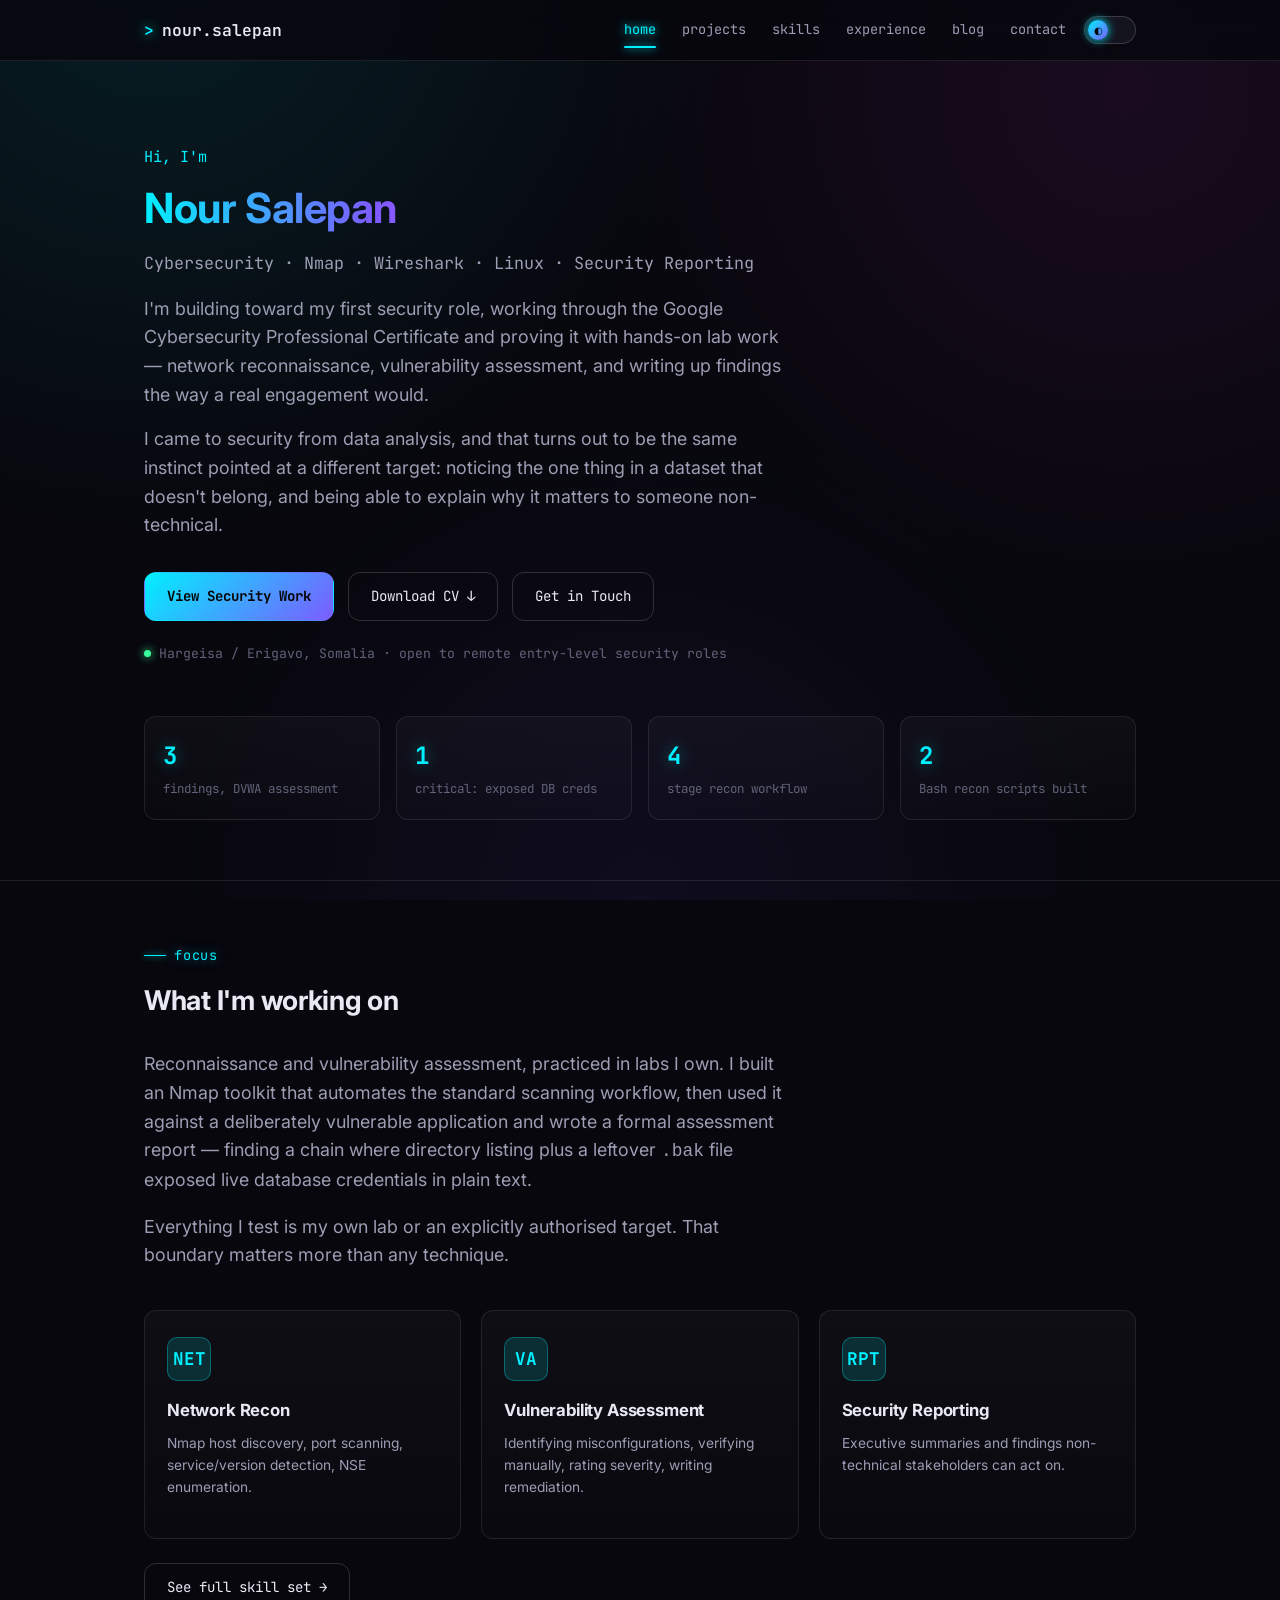
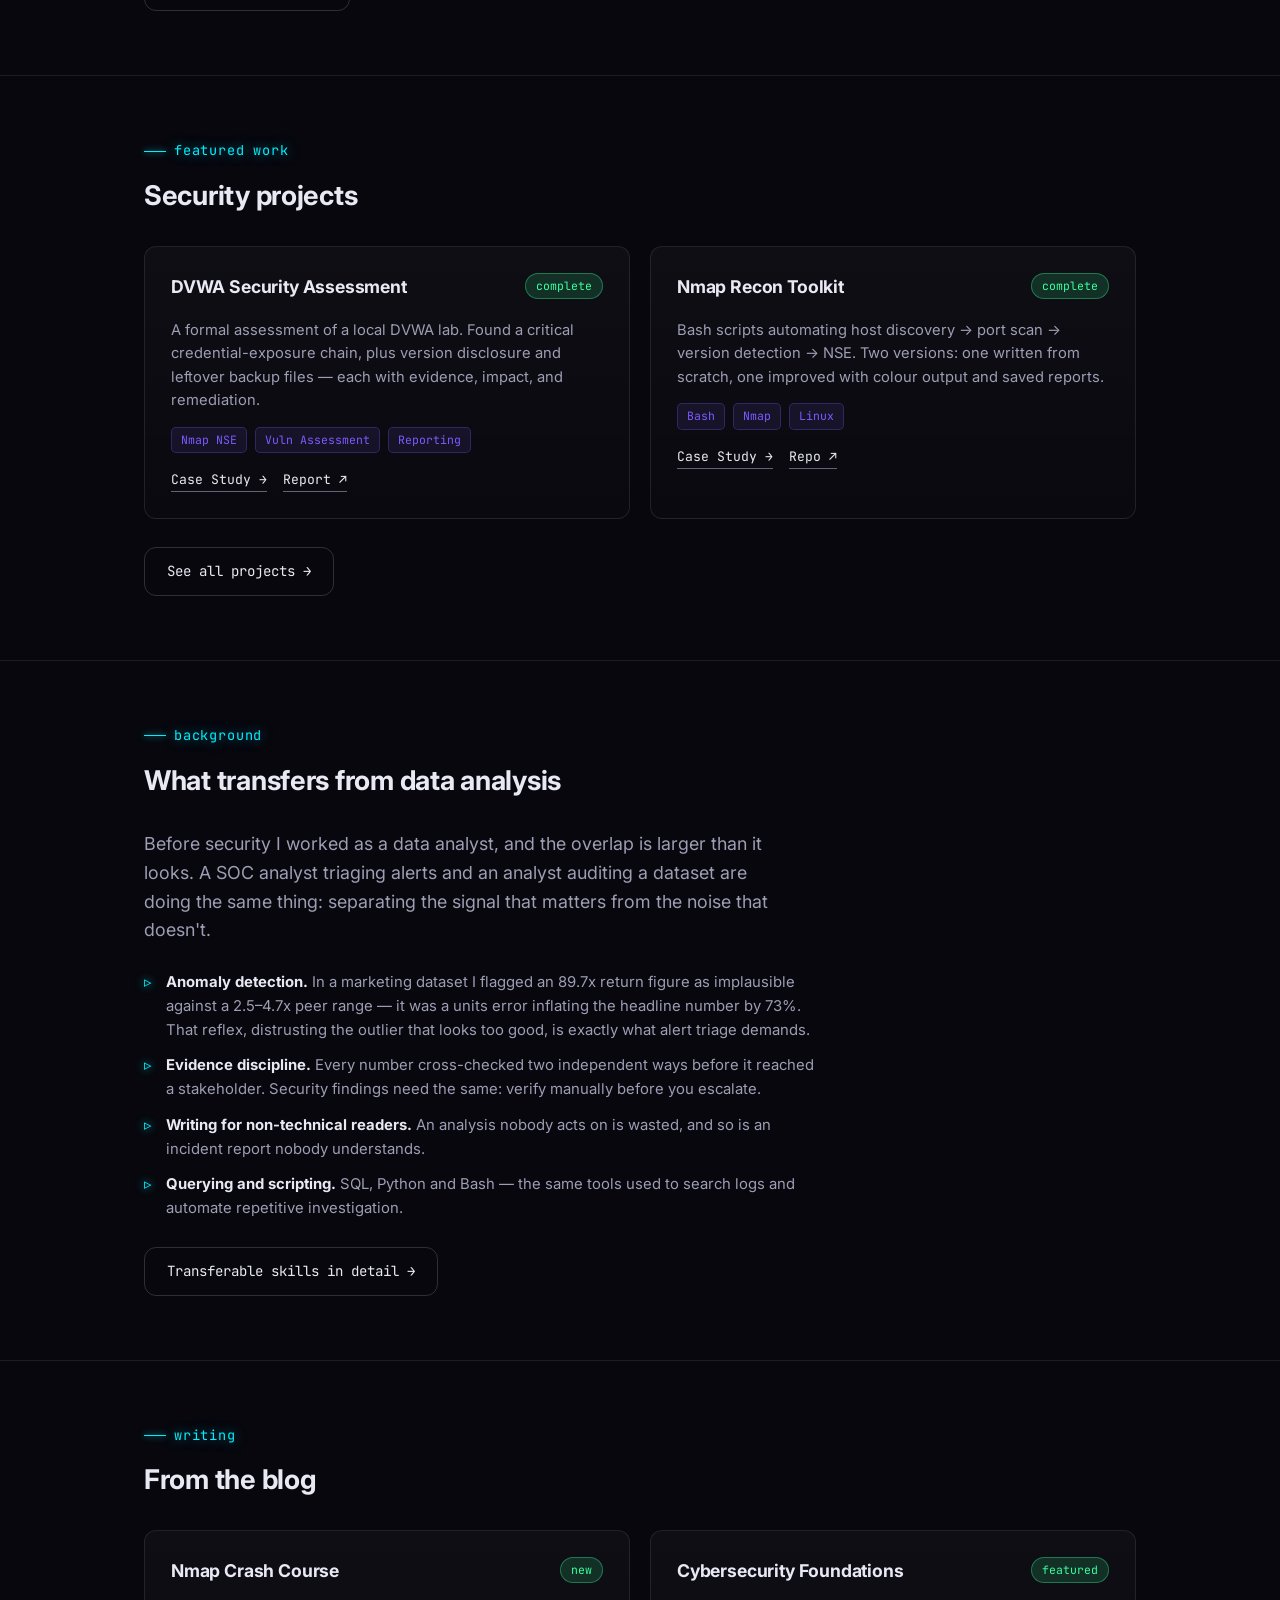
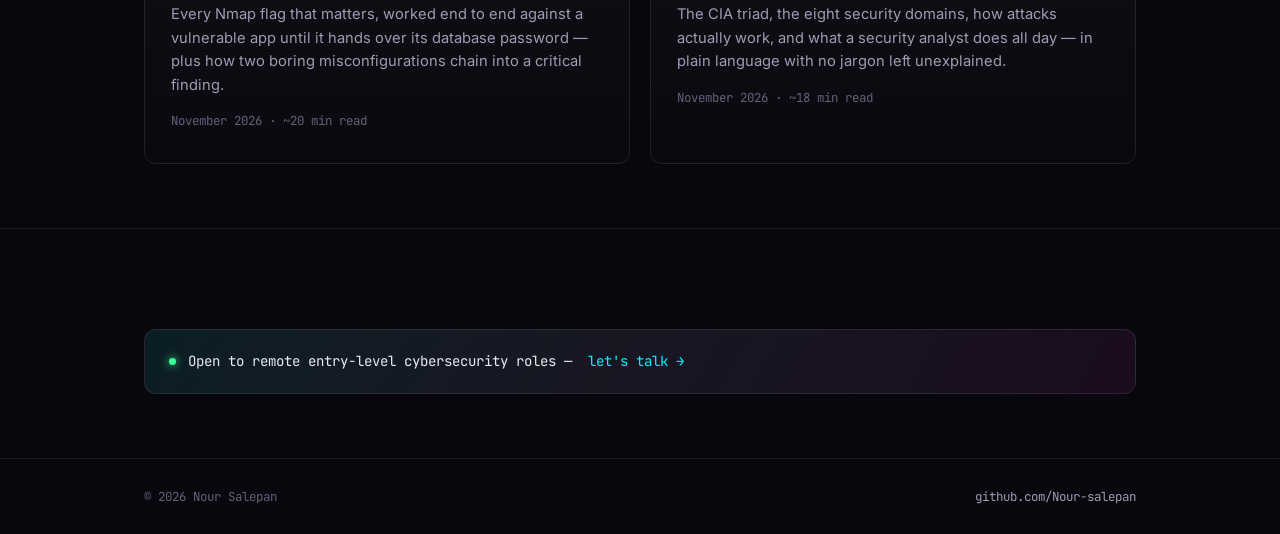
<file: index.html>
<!DOCTYPE html>
<html lang="en">
<head>
<meta charset="UTF-8">
<meta name="viewport" content="width=device-width, initial-scale=1.0">
<title>Nour Salepan — Cybersecurity</title>
<meta name="description" content="Nour Salepan — cybersecurity analyst in training. Nmap, Wireshark, Linux, vulnerability assessment and security reporting, with an analytics background.">
<script>(function(){var t=localStorage.getItem('theme');if(t)document.documentElement.setAttribute('data-theme',t);})();</script>
<link rel="preconnect" href="https://fonts.googleapis.com">
<link href="https://fonts.googleapis.com/css2?family=Inter:wght@400;500;600;700;800&family=JetBrains+Mono:wght@400;500;600;700&display=swap" rel="stylesheet">
<link rel="stylesheet" href="styles.css">
</head>
<body>

<header>
  <div class="nav-wrap">
    <a href="index.html" class="logo"><span class="prompt">&gt;</span> nour.salepan</a>
    <button class="nav-toggle" id="navToggle" aria-label="Toggle menu">menu</button>
    <nav>
      <ul id="navList">
        <li><a href="index.html" class="active">home</a></li>
        <li><a href="projects.html">projects</a></li>
        <li><a href="skills.html">skills</a></li>
        <li><a href="experience.html">experience</a></li>
        <li><a href="blog.html">blog</a></li>
        <li><a href="contact.html">contact</a></li>
      </ul>
      <button class="theme-toggle" id="themeToggle" aria-label="Toggle theme"><span class="knob">◐</span></button>
    </nav>
  </div>
</header>

<main>
  <section class="hero">
    <div class="container">
      <div class="tag fade-in">Hi, I'm</div>
      <h1 class="fade-in"><span class="gradient-text">Nour Salepan</span></h1>
      <div class="tag fade-in" style="margin-bottom: 18px; color: var(--text-dim); font-size: 1.05rem;">
        Cybersecurity · Nmap · Wireshark · Linux · Security Reporting
      </div>
      <p class="lead fade-in">
        I'm building toward my first security role, working through the Google Cybersecurity
        Professional Certificate and proving it with hands-on lab work — network reconnaissance,
        vulnerability assessment, and writing up findings the way a real engagement would.
      </p>
      <p class="lead fade-in" style="margin-top: 16px;">
        I came to security from data analysis, and that turns out to be the same instinct
        pointed at a different target: noticing the one thing in a dataset that doesn't belong,
        and being able to explain why it matters to someone non-technical.
      </p>
      <div class="btn-row fade-in">
        <a href="projects.html" class="btn btn-primary">View Security Work</a>
        <a href="Nour_Salepan_CV_Cybersecurity.pdf" target="_blank" rel="noopener" class="btn btn-outline">Download CV ↓</a>
        <a href="contact.html" class="btn btn-outline">Get in Touch</a>
      </div>
      <div class="location fade-in">
        <span class="dot-live"></span>
        Hargeisa / Erigavo, Somalia · open to remote entry-level security roles
      </div>

      <div class="stat-grid">
        <div class="stat-card">
          <div class="stat-num">3</div>
          <div class="stat-label">findings, DVWA assessment</div>
        </div>
        <div class="stat-card">
          <div class="stat-num">1</div>
          <div class="stat-label">critical: exposed DB creds</div>
        </div>
        <div class="stat-card">
          <div class="stat-num">4</div>
          <div class="stat-label">stage recon workflow</div>
        </div>
        <div class="stat-card">
          <div class="stat-num">2</div>
          <div class="stat-label">Bash recon scripts built</div>
        </div>
      </div>
    </div>
  </section>

  <section>
    <div class="container">
      <div class="eyebrow">focus</div>
      <h2>What I'm working on</h2>
      <p class="lead" style="margin-bottom: 18px;">
        Reconnaissance and vulnerability assessment, practiced in labs I own. I built an Nmap
        toolkit that automates the standard scanning workflow, then used it against a
        deliberately vulnerable application and wrote a formal assessment report — finding a
        chain where directory listing plus a leftover <code>.bak</code> file exposed live
        database credentials in plain text.
      </p>
      <p class="lead">
        Everything I test is my own lab or an explicitly authorised target. That boundary
        matters more than any technique.
      </p>

      <div class="tool-grid" style="margin-top: 40px;">
        <div class="tool-card">
          <div class="tool-icon">NET</div>
          <h3>Network Recon</h3>
          <p>Nmap host discovery, port scanning, service/version detection, NSE enumeration.</p>
        </div>
        <div class="tool-card">
          <div class="tool-icon">VA</div>
          <h3>Vulnerability Assessment</h3>
          <p>Identifying misconfigurations, verifying manually, rating severity, writing remediation.</p>
        </div>
        <div class="tool-card">
          <div class="tool-icon">RPT</div>
          <h3>Security Reporting</h3>
          <p>Executive summaries and findings non-technical stakeholders can act on.</p>
        </div>
      </div>
      <div style="margin-top: 24px;">
        <a href="skills.html" class="btn btn-outline">See full skill set →</a>
      </div>
    </div>
  </section>

  <section>
    <div class="container">
      <div class="eyebrow">featured work</div>
      <h2>Security projects</h2>
      <div class="grid">
        <div class="card">
          <div class="card-header">
            <h3>DVWA Security Assessment</h3>
            <span class="status">complete</span>
          </div>
          <p>A formal assessment of a local DVWA lab. Found a critical credential-exposure
          chain, plus version disclosure and leftover backup files — each with evidence,
          impact, and remediation.</p>
          <div class="tag-list">
            <span class="tag-chip">Nmap NSE</span>
            <span class="tag-chip">Vuln Assessment</span>
            <span class="tag-chip">Reporting</span>
          </div>
          <div class="card-links">
            <a href="projects.html#dvwa">Case Study →</a>
            <a href="https://github.com/Nour-salepan/scanning-project/blob/main/DVWA-Security-Assessment.md" target="_blank" rel="noopener">Report ↗</a>
          </div>
        </div>
        <div class="card">
          <div class="card-header">
            <h3>Nmap Recon Toolkit</h3>
            <span class="status">complete</span>
          </div>
          <p>Bash scripts automating host discovery → port scan → version detection → NSE.
          Two versions: one written from scratch, one improved with colour output and saved
          reports.</p>
          <div class="tag-list">
            <span class="tag-chip">Bash</span>
            <span class="tag-chip">Nmap</span>
            <span class="tag-chip">Linux</span>
          </div>
          <div class="card-links">
            <a href="projects.html#nmap">Case Study →</a>
            <a href="https://github.com/Nour-salepan/scanning-project" target="_blank" rel="noopener">Repo ↗</a>
          </div>
        </div>
      </div>
      <div style="margin-top: 28px;">
        <a href="projects.html" class="btn btn-outline">See all projects →</a>
      </div>
    </div>
  </section>

  <section>
    <div class="container">
      <div class="eyebrow">background</div>
      <h2>What transfers from data analysis</h2>
      <p class="lead" style="margin-bottom: 26px;">
        Before security I worked as a data analyst, and the overlap is larger than it looks.
        A SOC analyst triaging alerts and an analyst auditing a dataset are doing the same
        thing: separating the signal that matters from the noise that doesn't.
      </p>

      <ul class="finding-list" style="max-width: 680px;">
        <li><strong>Anomaly detection.</strong> In a marketing dataset I flagged an 89.7x return figure as implausible against a 2.5–4.7x peer range — it was a units error inflating the headline number by 73%. That reflex, distrusting the outlier that looks too good, is exactly what alert triage demands.</li>
        <li><strong>Evidence discipline.</strong> Every number cross-checked two independent ways before it reached a stakeholder. Security findings need the same: verify manually before you escalate.</li>
        <li><strong>Writing for non-technical readers.</strong> An analysis nobody acts on is wasted, and so is an incident report nobody understands.</li>
        <li><strong>Querying and scripting.</strong> SQL, Python and Bash — the same tools used to search logs and automate repetitive investigation.</li>
      </ul>

      <div style="margin-top: 26px;">
        <a href="skills.html" class="btn btn-outline">Transferable skills in detail →</a>
      </div>
    </div>
  </section>

  <section>
    <div class="container">
      <div class="eyebrow">writing</div>
      <h2>From the blog</h2>
      <div class="grid">
        <a href="post-nmap-crash-course.html" class="card" style="display: block;">
          <div class="card-header">
            <h3>Nmap Crash Course</h3>
            <span class="status">new</span>
          </div>
          <p>
            Every Nmap flag that matters, worked end to end against a vulnerable app until it
            hands over its database password — plus how two boring misconfigurations chain into
            a critical finding.
          </p>
          <div class="blog-date" style="font-family: var(--mono); font-size: 0.78rem; color: var(--text-faint);">
            November 2026 · ~20 min read
          </div>
        </a>
        <a href="post-cyber-foundations.html" class="card" style="display: block;">
          <div class="card-header">
            <h3>Cybersecurity Foundations</h3>
            <span class="status">featured</span>
          </div>
          <p>
            The CIA triad, the eight security domains, how attacks actually work, and what a
            security analyst does all day — in plain language with no jargon left unexplained.
          </p>
          <div class="blog-date" style="font-family: var(--mono); font-size: 0.78rem; color: var(--text-faint);">
            November 2026 · ~18 min read
          </div>
        </a>
      </div>
    </div>
  </section>

  <section style="border-bottom: none;">
    <div class="container">
      <div class="availability-banner">
        <span class="dot-live"></span>
        Open to remote entry-level cybersecurity roles —
        <a href="contact.html" style="color: var(--accent); margin-left: 4px;">let's talk →</a>
      </div>
    </div>
  </section>
</main>

<footer>
  <div class="container footer-wrap">
    <span>© 2026 Nour Salepan</span>
    <span><a href="https://github.com/Nour-salepan" target="_blank" rel="noopener">github.com/Nour-salepan</a></span>
  </div>
</footer>

<script src="theme.js"></script>
</body>
</html>
</file>
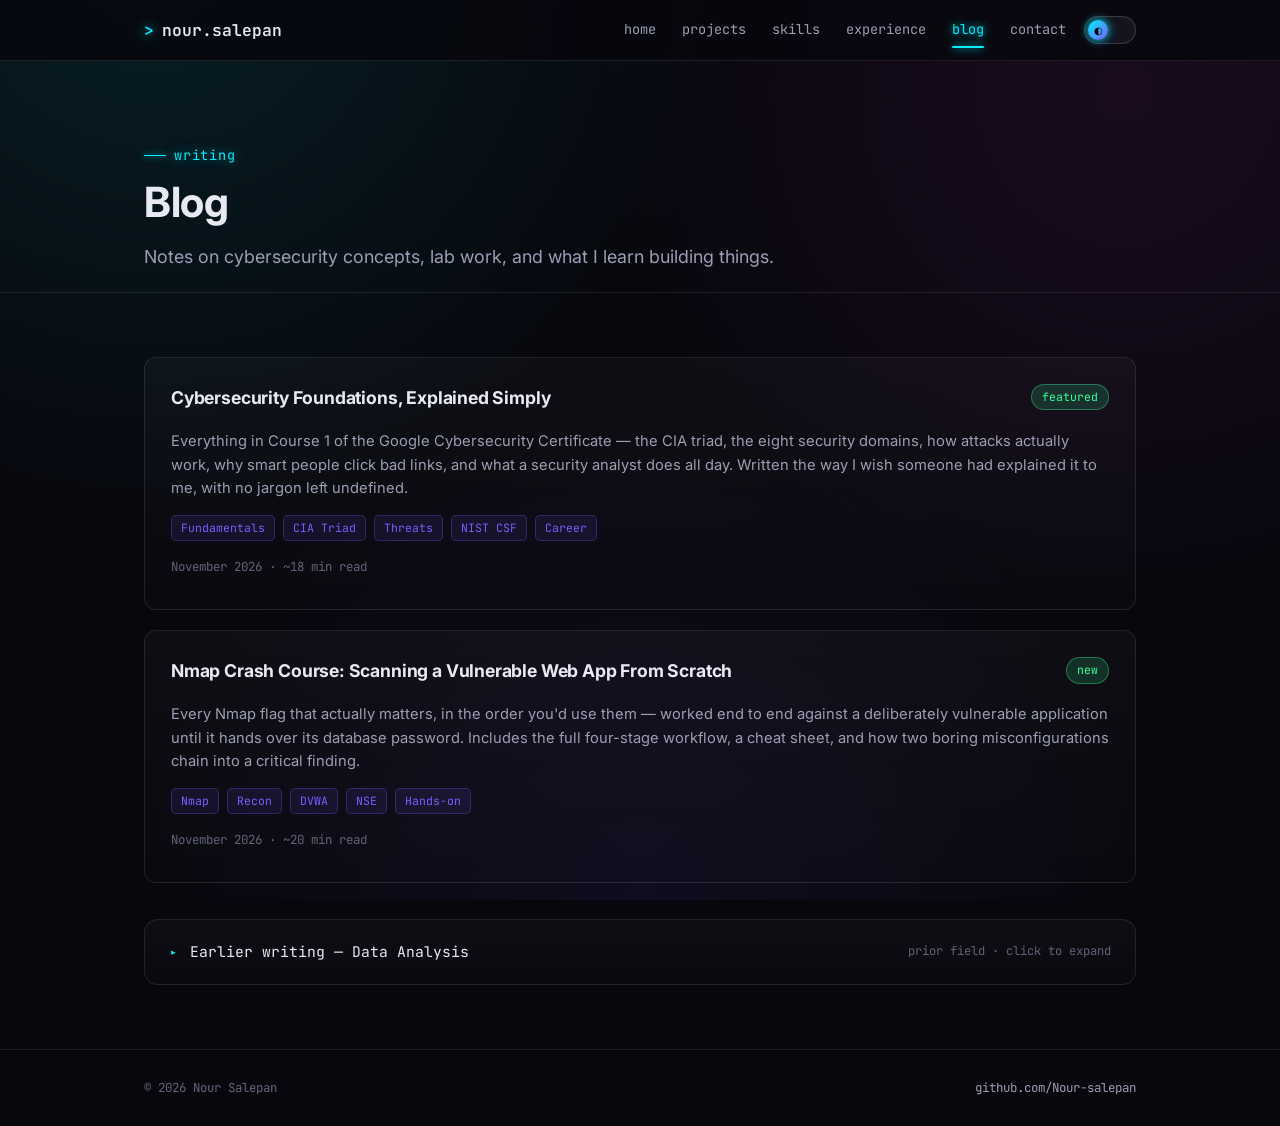
<file: blog.html>
<!DOCTYPE html>
<html lang="en">
<head>
<meta charset="UTF-8">
<meta name="viewport" content="width=device-width, initial-scale=1.0">
<title>Blog — Nour Salepan</title>
<meta name="description" content="Writing on cybersecurity fundamentals, lab work and lessons from each project.">
<script>(function(){var t=localStorage.getItem('theme');if(t)document.documentElement.setAttribute('data-theme',t);})();</script>
<link rel="preconnect" href="https://fonts.googleapis.com">
<link href="https://fonts.googleapis.com/css2?family=Inter:wght@400;500;600;700;800&family=JetBrains+Mono:wght@400;500;600;700&display=swap" rel="stylesheet">
<link rel="stylesheet" href="styles.css">
</head>
<body>

<header>
  <div class="nav-wrap">
    <a href="index.html" class="logo"><span class="prompt">&gt;</span> nour.salepan</a>
    <button class="nav-toggle" id="navToggle" aria-label="Toggle menu">menu</button>
    <nav>
      <ul id="navList">
        <li><a href="index.html">home</a></li>
        <li><a href="projects.html">projects</a></li>
        <li><a href="skills.html">skills</a></li>
        <li><a href="experience.html">experience</a></li>
        <li><a href="blog.html" class="active">blog</a></li>
        <li><a href="contact.html">contact</a></li>
      </ul>
      <button class="theme-toggle" id="themeToggle" aria-label="Toggle theme"><span class="knob">◐</span></button>
    </nav>
  </div>
</header>

<main>
  <section class="hero" style="padding-bottom: 20px;">
    <div class="container">
      <div class="eyebrow">writing</div>
      <h1>Blog</h1>
      <p class="lead">Notes on cybersecurity concepts, lab work, and what I learn building things.</p>
    </div>
  </section>

  <section style="border-bottom: none;">
    <div class="container">

      <a href="post-cyber-foundations.html" class="card" style="display: block; margin-bottom: 20px;">
        <div class="card-header">
          <h3>Cybersecurity Foundations, Explained Simply</h3>
          <span class="status">featured</span>
        </div>
        <p>
          Everything in Course 1 of the Google Cybersecurity Certificate — the CIA triad, the
          eight security domains, how attacks actually work, why smart people click bad links,
          and what a security analyst does all day. Written the way I wish someone had explained
          it to me, with no jargon left undefined.
        </p>
        <div class="tag-list">
          <span class="tag-chip">Fundamentals</span>
          <span class="tag-chip">CIA Triad</span>
          <span class="tag-chip">Threats</span>
          <span class="tag-chip">NIST CSF</span>
          <span class="tag-chip">Career</span>
        </div>
        <div class="blog-date" style="font-family: var(--mono); font-size: 0.78rem; color: var(--text-faint);">
          November 2026 · ~18 min read
        </div>
      </a>

      <a href="post-nmap-crash-course.html" class="card" style="display: block; margin-bottom: 20px;">
        <div class="card-header">
          <h3>Nmap Crash Course: Scanning a Vulnerable Web App From Scratch</h3>
          <span class="status">new</span>
        </div>
        <p>
          Every Nmap flag that actually matters, in the order you'd use them — worked end to end
          against a deliberately vulnerable application until it hands over its database
          password. Includes the full four-stage workflow, a cheat sheet, and how two boring
          misconfigurations chain into a critical finding.
        </p>
        <div class="tag-list">
          <span class="tag-chip">Nmap</span>
          <span class="tag-chip">Recon</span>
          <span class="tag-chip">DVWA</span>
          <span class="tag-chip">NSE</span>
          <span class="tag-chip">Hands-on</span>
        </div>
        <div class="blog-date" style="font-family: var(--mono); font-size: 0.78rem; color: var(--text-faint);">
          November 2026 · ~20 min read
        </div>
      </a>

      <details class="archive">
        <summary>
          Earlier writing — Data Analysis
          <span class="archive-note">prior field · click to expand</span>
        </summary>
        <div class="archive-body">
          <a href="post-complete-guide.html" class="card" style="display: block; margin-top: 20px;">
            <div class="card-header">
              <h3>From Clay Tablets to AI: The Complete Field Guide to Data Analysis</h3>
            </div>
            <p>
              What data analysis is, how it got here, the skill ladder from zero to mastery, and
              an honest look at what changes now that a machine can write your SQL. Written
              during my time in analytics.
            </p>
            <div class="blog-date" style="font-family: var(--mono); font-size: 0.78rem; color: var(--text-faint);">
              August 2026 · ~25 min read
            </div>
          </a>
        </div>
      </details>

    </div>
  </section>
</main>

<footer>
  <div class="container footer-wrap">
    <span>© 2026 Nour Salepan</span>
    <span><a href="https://github.com/Nour-salepan" target="_blank" rel="noopener">github.com/Nour-salepan</a></span>
  </div>
</footer>

<script src="theme.js"></script>
</body>
</html>
</file>
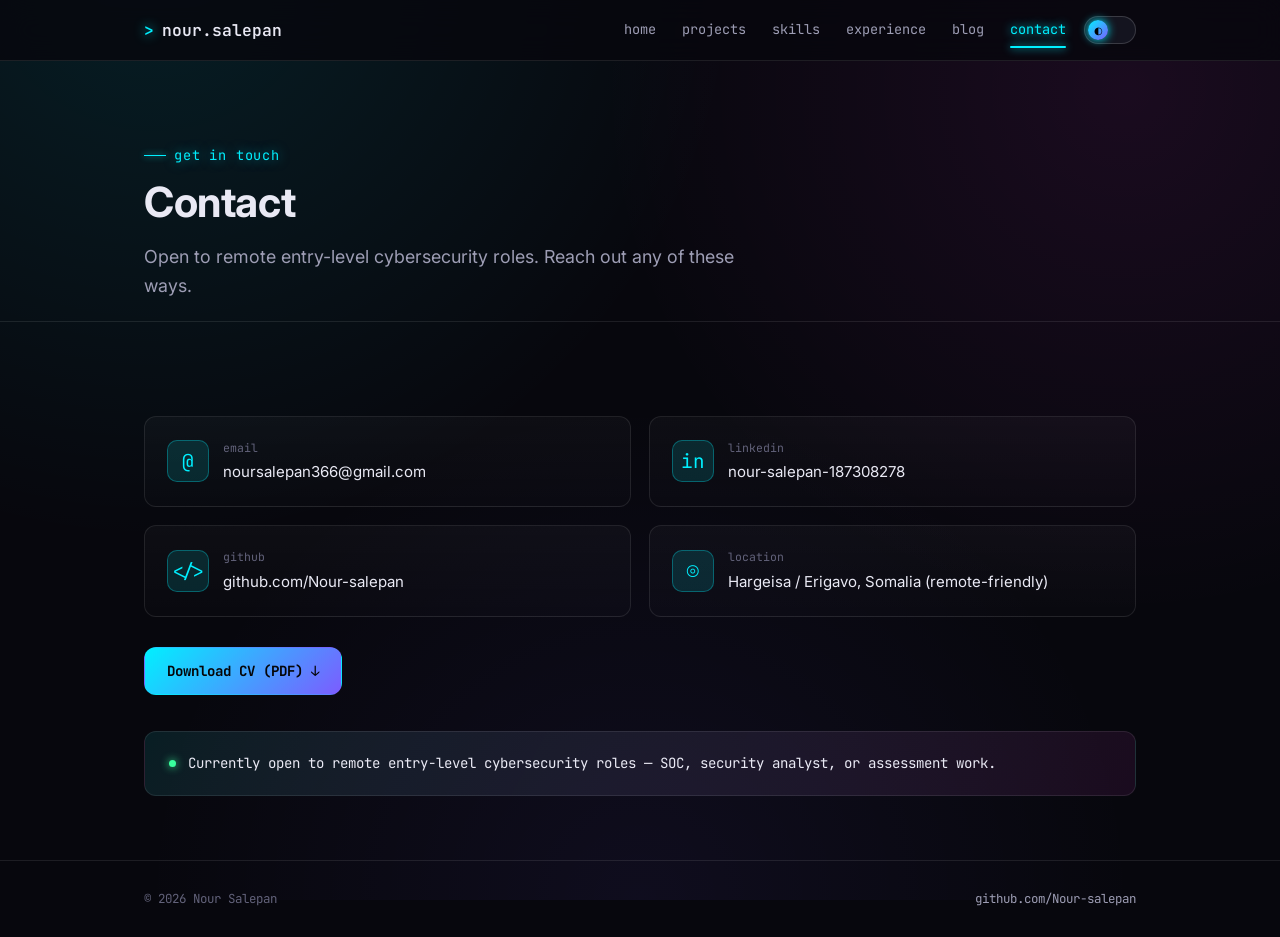
<file: contact.html>
<!DOCTYPE html>
<html lang="en">
<head>
<meta charset="UTF-8">
<meta name="viewport" content="width=device-width, initial-scale=1.0">
<title>Contact — Nour Salepan</title>
<script>(function(){var t=localStorage.getItem('theme');if(t)document.documentElement.setAttribute('data-theme',t);})();</script>
<link rel="preconnect" href="https://fonts.googleapis.com">
<link href="https://fonts.googleapis.com/css2?family=Inter:wght@400;500;600;700;800&family=JetBrains+Mono:wght@400;500;600;700&display=swap" rel="stylesheet">
<link rel="stylesheet" href="styles.css">
</head>
<body>

<header>
  <div class="nav-wrap">
    <a href="index.html" class="logo"><span class="prompt">&gt;</span> nour.salepan</a>
    <button class="nav-toggle" id="navToggle" aria-label="Toggle menu">menu</button>
    <nav>
      <ul id="navList">
        <li><a href="index.html">home</a></li>
        <li><a href="projects.html">projects</a></li>
        <li><a href="skills.html">skills</a></li>
        <li><a href="experience.html">experience</a></li>
        <li><a href="blog.html">blog</a></li>
        <li><a href="contact.html" class="active">contact</a></li>
      </ul>
      <button class="theme-toggle" id="themeToggle" aria-label="Toggle theme"><span class="knob">◐</span></button>
    </nav>
  </div>
</header>

<main>
  <section class="hero" style="padding-bottom: 20px;">
    <div class="container">
      <div class="eyebrow">get in touch</div>
      <h1>Contact</h1>
      <p class="lead">Open to remote entry-level cybersecurity roles. Reach out any of these ways.</p>
    </div>
  </section>

  <section style="border-bottom: none;">
    <div class="container">
      <div class="contact-grid">
        <a href="mailto:noursalepan366@gmail.com" class="contact-card">
          <span class="contact-icon">@</span>
          <div>
            <div class="contact-label">email</div>
            <div class="contact-value">noursalepan366@gmail.com</div>
          </div>
        </a>
        <a href="https://www.linkedin.com/in/nour-salepan-187308278" target="_blank" rel="noopener" class="contact-card">
          <span class="contact-icon">in</span>
          <div>
            <div class="contact-label">linkedin</div>
            <div class="contact-value">nour-salepan-187308278</div>
          </div>
        </a>
        <a href="https://github.com/Nour-salepan" target="_blank" rel="noopener" class="contact-card">
          <span class="contact-icon">&lt;/&gt;</span>
          <div>
            <div class="contact-label">github</div>
            <div class="contact-value">github.com/Nour-salepan</div>
          </div>
        </a>
        <div class="contact-card">
          <span class="contact-icon">◎</span>
          <div>
            <div class="contact-label">location</div>
            <div class="contact-value">Hargeisa / Erigavo, Somalia (remote-friendly)</div>
          </div>
        </div>
      </div>

      <div style="margin-top: 30px;">
        <a href="Nour_Salepan_CV_Cybersecurity.pdf" target="_blank" rel="noopener" class="btn btn-primary">Download CV (PDF) ↓</a>
      </div>

      <div class="availability-banner">
        <span class="dot-live"></span>
        Currently open to remote entry-level cybersecurity roles — SOC, security analyst, or assessment work.
      </div>
    </div>
  </section>
</main>

<footer>
  <div class="container footer-wrap">
    <span>© 2026 Nour Salepan</span>
    <span><a href="https://github.com/Nour-salepan" target="_blank" rel="noopener">github.com/Nour-salepan</a></span>
  </div>
</footer>

<script src="theme.js"></script>
</body>
</html>
</file>
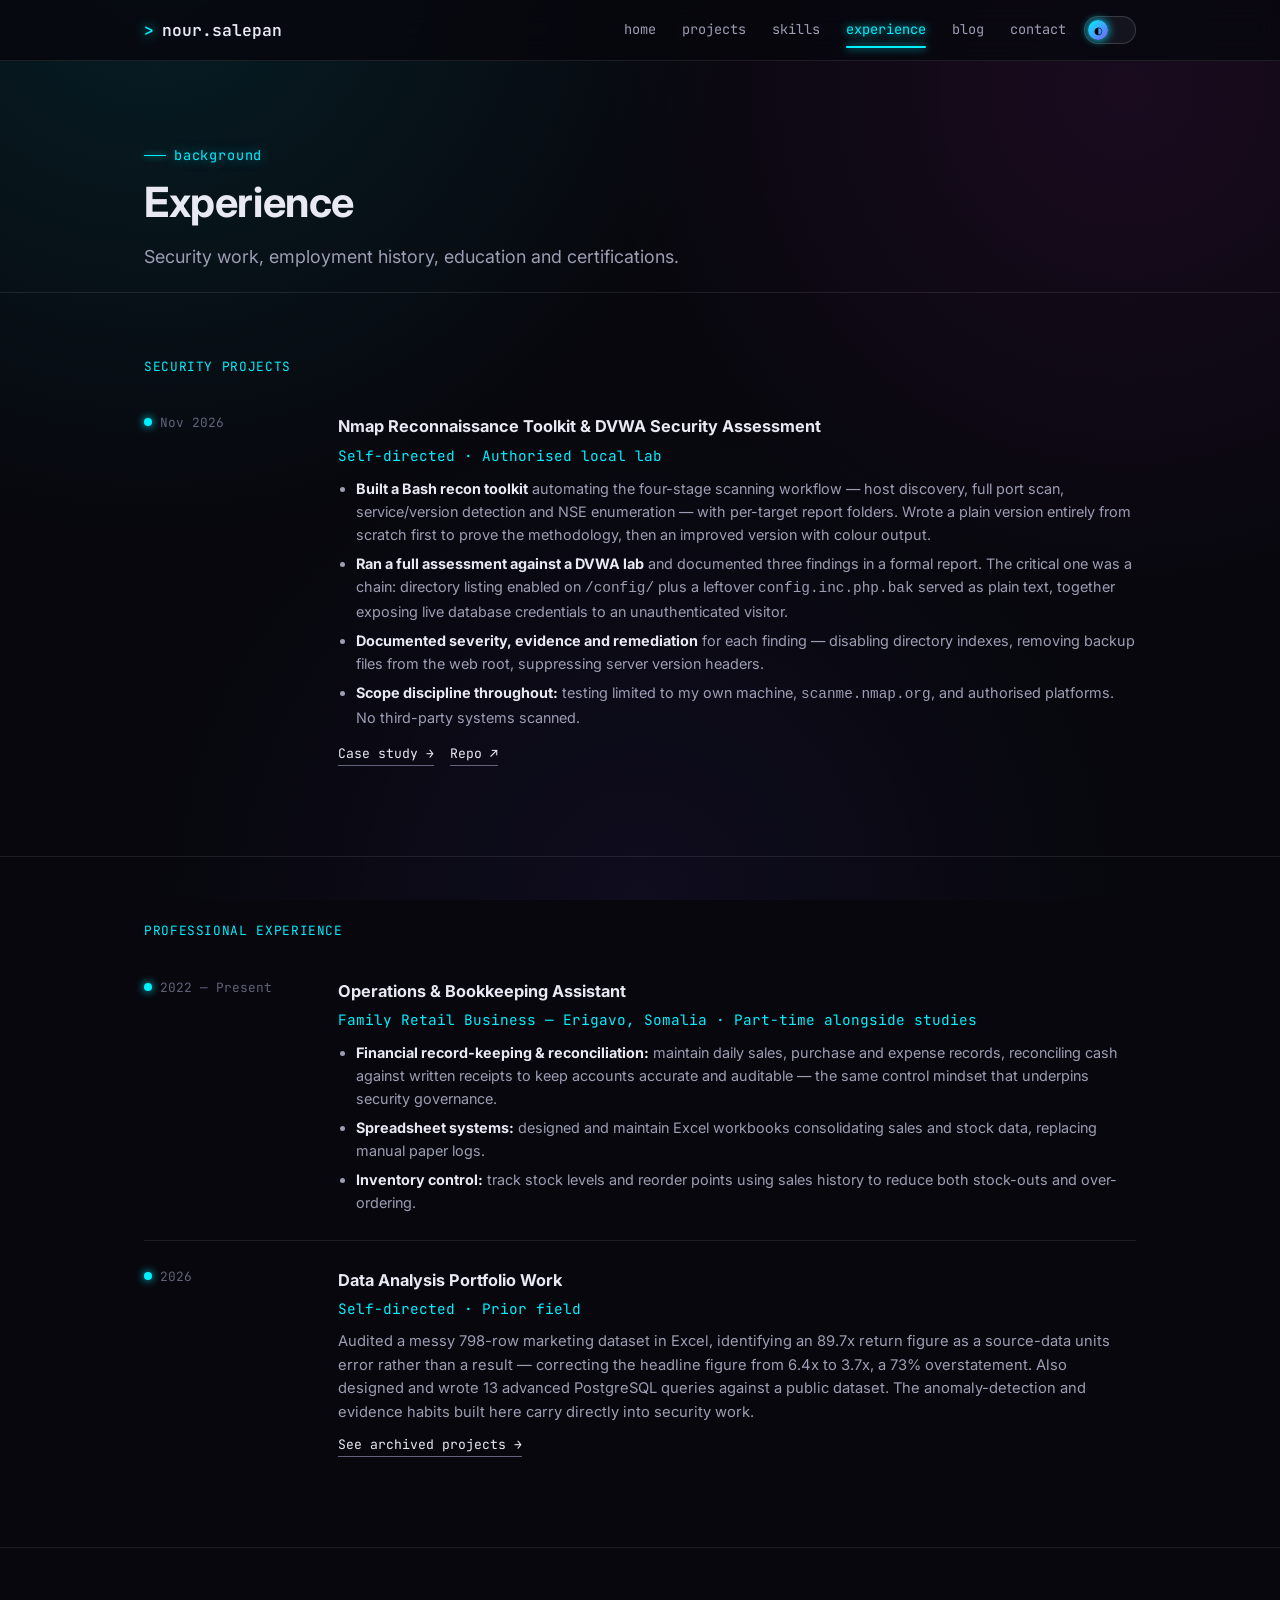
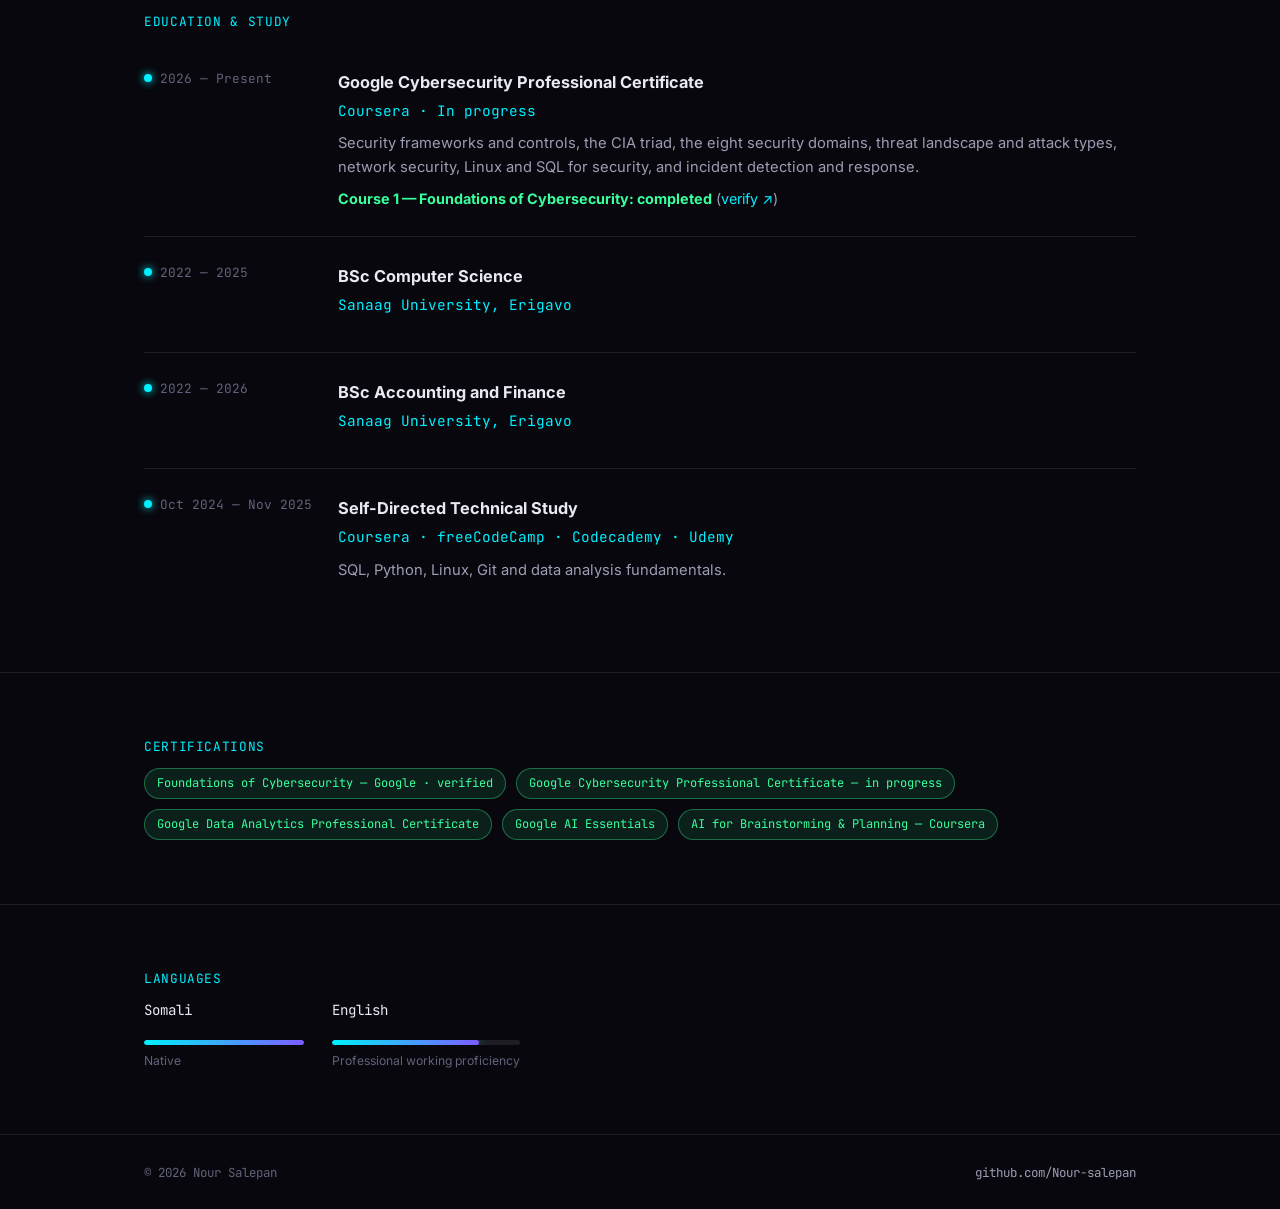
<file: experience.html>
<!DOCTYPE html>
<html lang="en">
<head>
<meta charset="UTF-8">
<meta name="viewport" content="width=device-width, initial-scale=1.0">
<title>Experience — Nour Salepan</title>
<meta name="description" content="Security projects, work history, education and certifications — Nour Salepan.">
<script>(function(){var t=localStorage.getItem('theme');if(t)document.documentElement.setAttribute('data-theme',t);})();</script>
<link rel="preconnect" href="https://fonts.googleapis.com">
<link href="https://fonts.googleapis.com/css2?family=Inter:wght@400;500;600;700;800&family=JetBrains+Mono:wght@400;500;600;700&display=swap" rel="stylesheet">
<link rel="stylesheet" href="styles.css">
</head>
<body>

<header>
  <div class="nav-wrap">
    <a href="index.html" class="logo"><span class="prompt">&gt;</span> nour.salepan</a>
    <button class="nav-toggle" id="navToggle" aria-label="Toggle menu">menu</button>
    <nav>
      <ul id="navList">
        <li><a href="index.html">home</a></li>
        <li><a href="projects.html">projects</a></li>
        <li><a href="skills.html">skills</a></li>
        <li><a href="experience.html" class="active">experience</a></li>
        <li><a href="blog.html">blog</a></li>
        <li><a href="contact.html">contact</a></li>
      </ul>
      <button class="theme-toggle" id="themeToggle" aria-label="Toggle theme"><span class="knob">◐</span></button>
    </nav>
  </div>
</header>

<main>
  <section class="hero" style="padding-bottom: 20px;">
    <div class="container">
      <div class="eyebrow">background</div>
      <h1>Experience</h1>
      <p class="lead">Security work, employment history, education and certifications.</p>
    </div>
  </section>

  <section>
    <div class="container">
      <div class="case-section-title" style="margin-top: 0;">Security Projects</div>

      <div class="timeline-item">
        <div class="timeline-date">Nov 2026</div>
        <div>
          <div class="timeline-role">Nmap Reconnaissance Toolkit &amp; DVWA Security Assessment</div>
          <div class="timeline-org">Self-directed · Authorised local lab</div>
          <ul>
            <li><strong style="color: var(--text);">Built a Bash recon toolkit</strong> automating the four-stage scanning workflow — host discovery, full port scan, service/version detection and NSE enumeration — with per-target report folders. Wrote a plain version entirely from scratch first to prove the methodology, then an improved version with colour output.</li>
            <li><strong style="color: var(--text);">Ran a full assessment against a DVWA lab</strong> and documented three findings in a formal report. The critical one was a chain: directory listing enabled on <code>/config/</code> plus a leftover <code>config.inc.php.bak</code> served as plain text, together exposing live database credentials to an unauthenticated visitor.</li>
            <li><strong style="color: var(--text);">Documented severity, evidence and remediation</strong> for each finding — disabling directory indexes, removing backup files from the web root, suppressing server version headers.</li>
            <li><strong style="color: var(--text);">Scope discipline throughout:</strong> testing limited to my own machine, <code>scanme.nmap.org</code>, and authorised platforms. No third-party systems scanned.</li>
          </ul>
          <div class="card-links" style="margin-top: 14px;">
            <a href="projects.html#dvwa">Case study →</a>
            <a href="https://github.com/Nour-salepan/scanning-project" target="_blank" rel="noopener">Repo ↗</a>
          </div>
        </div>
      </div>
    </div>
  </section>

  <section>
    <div class="container">
      <div class="case-section-title" style="margin-top: 0;">Professional Experience</div>

      <div class="timeline-item">
        <div class="timeline-date">2022 — Present</div>
        <div>
          <div class="timeline-role">Operations &amp; Bookkeeping Assistant</div>
          <div class="timeline-org">Family Retail Business — Erigavo, Somalia · Part-time alongside studies</div>
          <ul>
            <li><strong style="color: var(--text);">Financial record-keeping &amp; reconciliation:</strong> maintain daily sales, purchase and expense records, reconciling cash against written receipts to keep accounts accurate and auditable — the same control mindset that underpins security governance.</li>
            <li><strong style="color: var(--text);">Spreadsheet systems:</strong> designed and maintain Excel workbooks consolidating sales and stock data, replacing manual paper logs.</li>
            <li><strong style="color: var(--text);">Inventory control:</strong> track stock levels and reorder points using sales history to reduce both stock-outs and over-ordering.</li>
          </ul>
        </div>
      </div>

      <div class="timeline-item">
        <div class="timeline-date">2026</div>
        <div>
          <div class="timeline-role">Data Analysis Portfolio Work</div>
          <div class="timeline-org">Self-directed · Prior field</div>
          <p style="font-size: 0.92rem;">
            Audited a messy 798-row marketing dataset in Excel, identifying an 89.7x return
            figure as a source-data units error rather than a result — correcting the headline
            figure from 6.4x to 3.7x, a 73% overstatement. Also designed and wrote 13 advanced
            PostgreSQL queries against a public dataset. The anomaly-detection and evidence
            habits built here carry directly into security work.
          </p>
          <div class="card-links" style="margin-top: 10px;">
            <a href="projects.html">See archived projects →</a>
          </div>
        </div>
      </div>
    </div>
  </section>

  <section>
    <div class="container">
      <div class="case-section-title" style="margin-top: 0;">Education &amp; Study</div>

      <div class="timeline-item">
        <div class="timeline-date">2026 — Present</div>
        <div>
          <div class="timeline-role">Google Cybersecurity Professional Certificate</div>
          <div class="timeline-org">Coursera · In progress</div>
          <p style="font-size: 0.92rem;">
            Security frameworks and controls, the CIA triad, the eight security domains, threat
            landscape and attack types, network security, Linux and SQL for security, and
            incident detection and response.
          </p>
          <p style="font-size: 0.9rem; margin-top: 8px;">
            <strong style="color: var(--accent-4);">Course 1 — Foundations of Cybersecurity: completed</strong>
            (<a href="https://coursera.org/verify/ZYABACOQVLK4" target="_blank" rel="noopener" style="color: var(--accent);">verify ↗</a>)
          </p>
        </div>
      </div>

      <div class="timeline-item">
        <div class="timeline-date">2022 — 2025</div>
        <div>
          <div class="timeline-role">BSc Computer Science</div>
          <div class="timeline-org">Sanaag University, Erigavo</div>
        </div>
      </div>

      <div class="timeline-item">
        <div class="timeline-date">2022 — 2026</div>
        <div>
          <div class="timeline-role">BSc Accounting and Finance</div>
          <div class="timeline-org">Sanaag University, Erigavo</div>
        </div>
      </div>

      <div class="timeline-item">
        <div class="timeline-date">Oct 2024 — Nov 2025</div>
        <div>
          <div class="timeline-role">Self-Directed Technical Study</div>
          <div class="timeline-org">Coursera · freeCodeCamp · Codecademy · Udemy</div>
          <p style="font-size: 0.92rem;">SQL, Python, Linux, Git and data analysis fundamentals.</p>
        </div>
      </div>
    </div>
  </section>

  <section>
    <div class="container">
      <div class="case-section-title" style="margin-top: 0;">Certifications</div>
      <div class="badge-row">
        <span class="badge">Foundations of Cybersecurity — Google · verified</span>
        <span class="badge">Google Cybersecurity Professional Certificate — in progress</span>
        <span class="badge">Google Data Analytics Professional Certificate</span>
        <span class="badge">Google AI Essentials</span>
        <span class="badge">AI for Brainstorming &amp; Planning — Coursera</span>
      </div>
    </div>
  </section>

  <section style="border-bottom: none;">
    <div class="container">
      <div class="case-section-title" style="margin-top: 0;">Languages</div>
      <div class="lang-row">
        <div class="lang-item">
          <div class="lang-name">Somali</div>
          <div class="proficiency"><div class="proficiency-fill" data-fill="100"></div></div>
          <div class="lang-level">Native</div>
        </div>
        <div class="lang-item">
          <div class="lang-name">English</div>
          <div class="proficiency"><div class="proficiency-fill" data-fill="78"></div></div>
          <div class="lang-level">Professional working proficiency</div>
        </div>
      </div>
    </div>
  </section>
</main>

<footer>
  <div class="container footer-wrap">
    <span>© 2026 Nour Salepan</span>
    <span><a href="https://github.com/Nour-salepan" target="_blank" rel="noopener">github.com/Nour-salepan</a></span>
  </div>
</footer>

<script src="theme.js"></script>
</body>
</html>
</file>
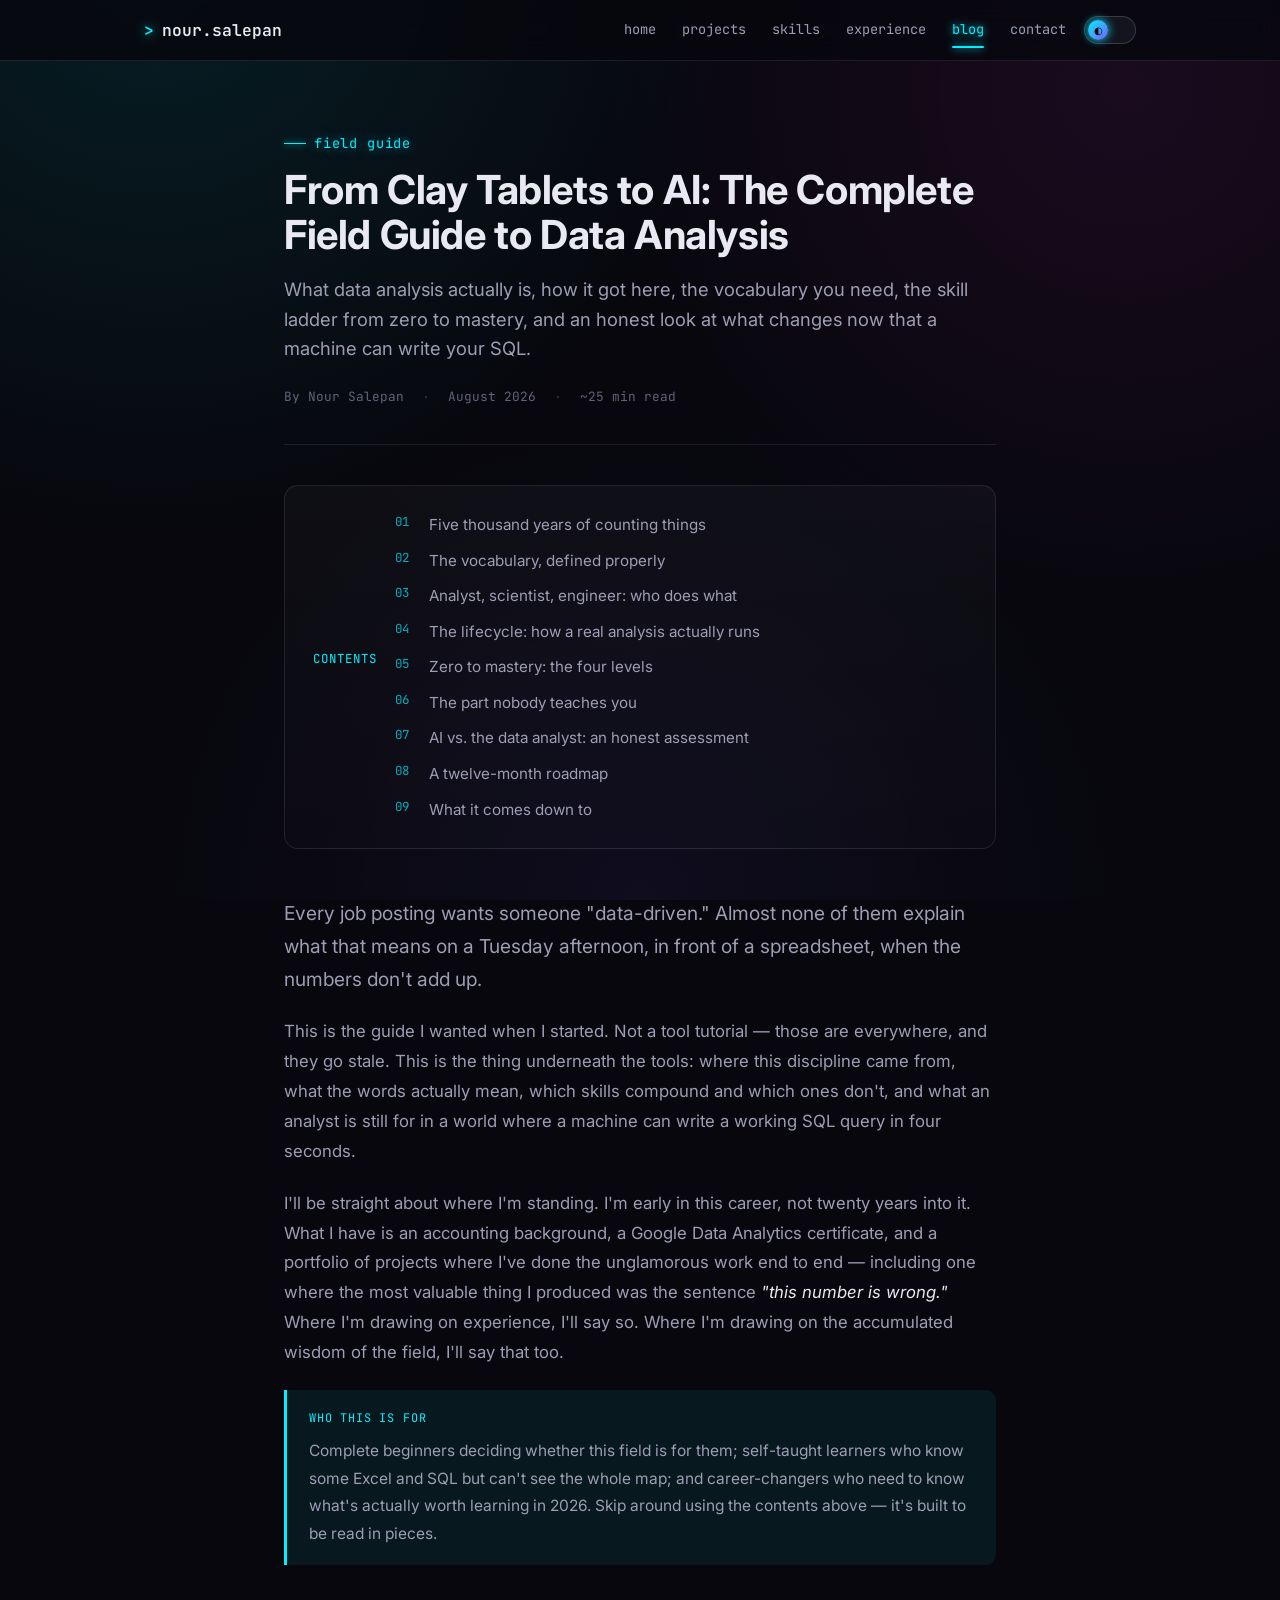
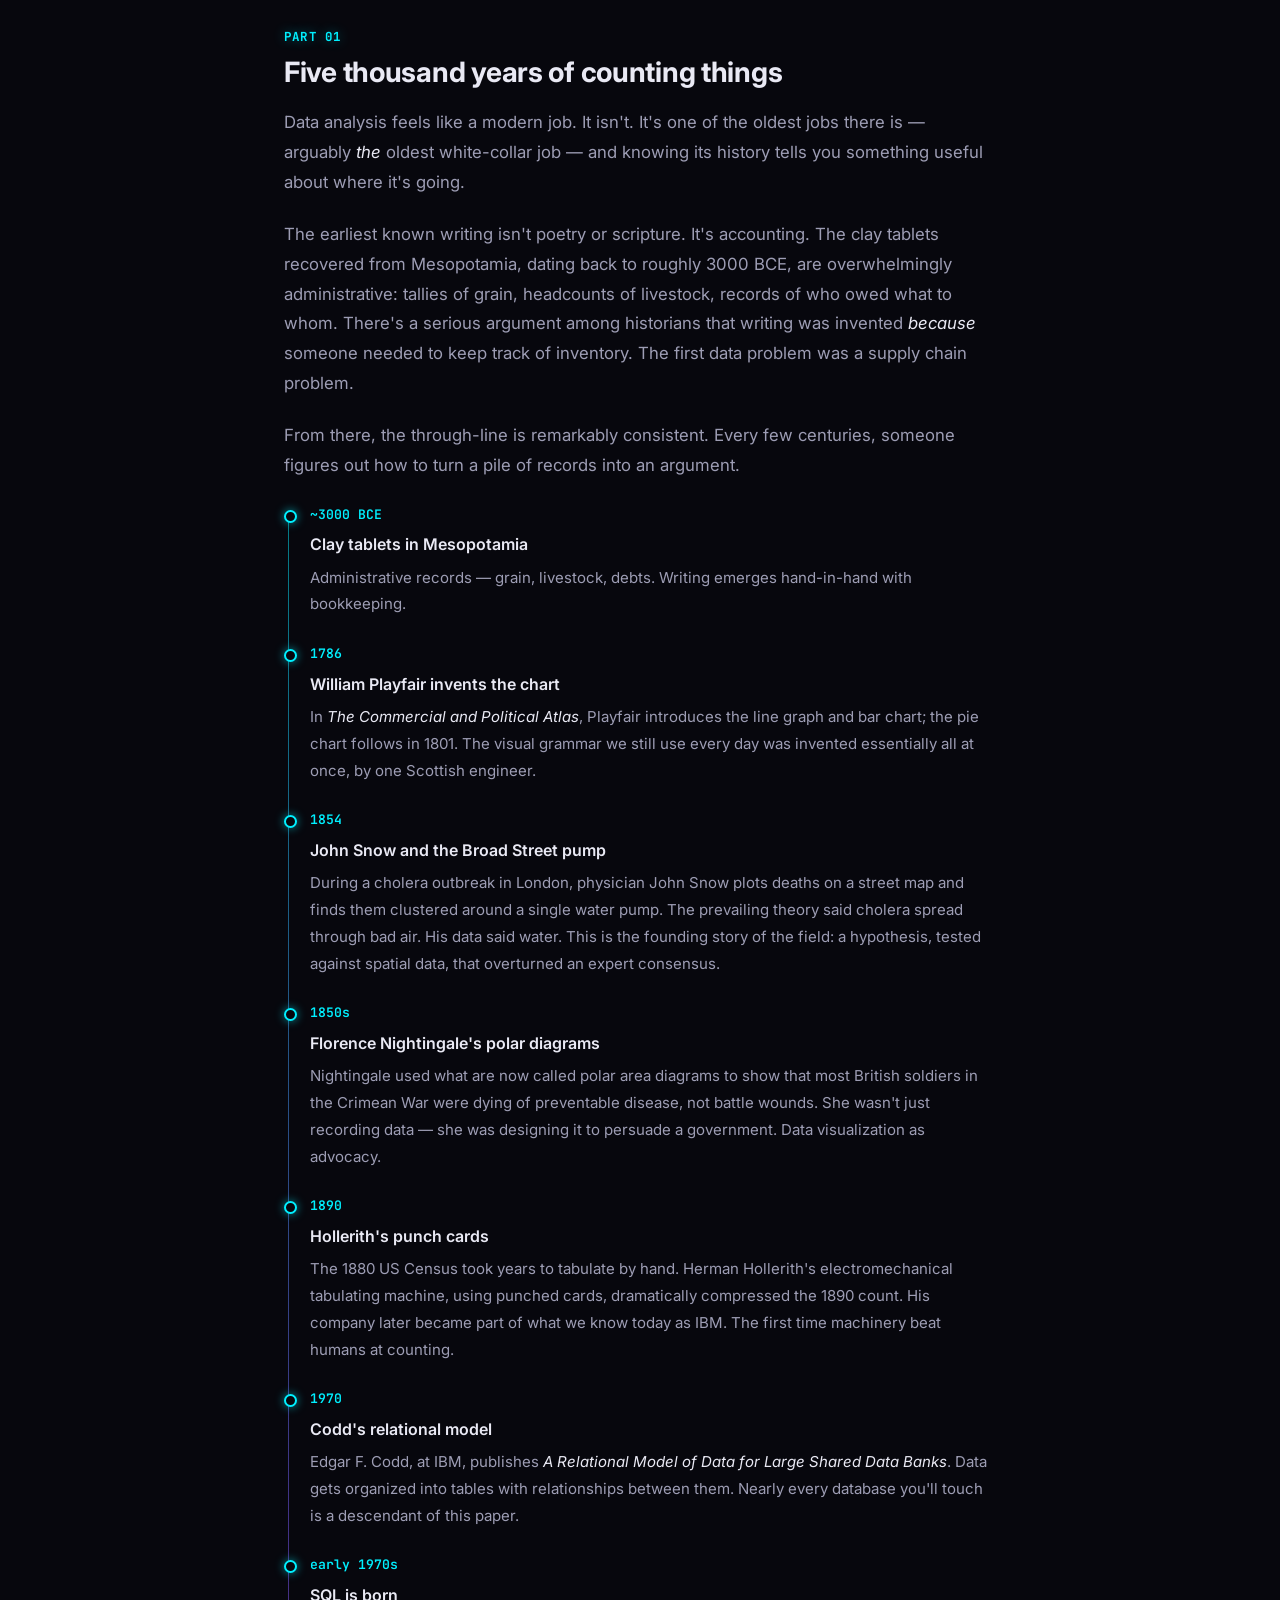
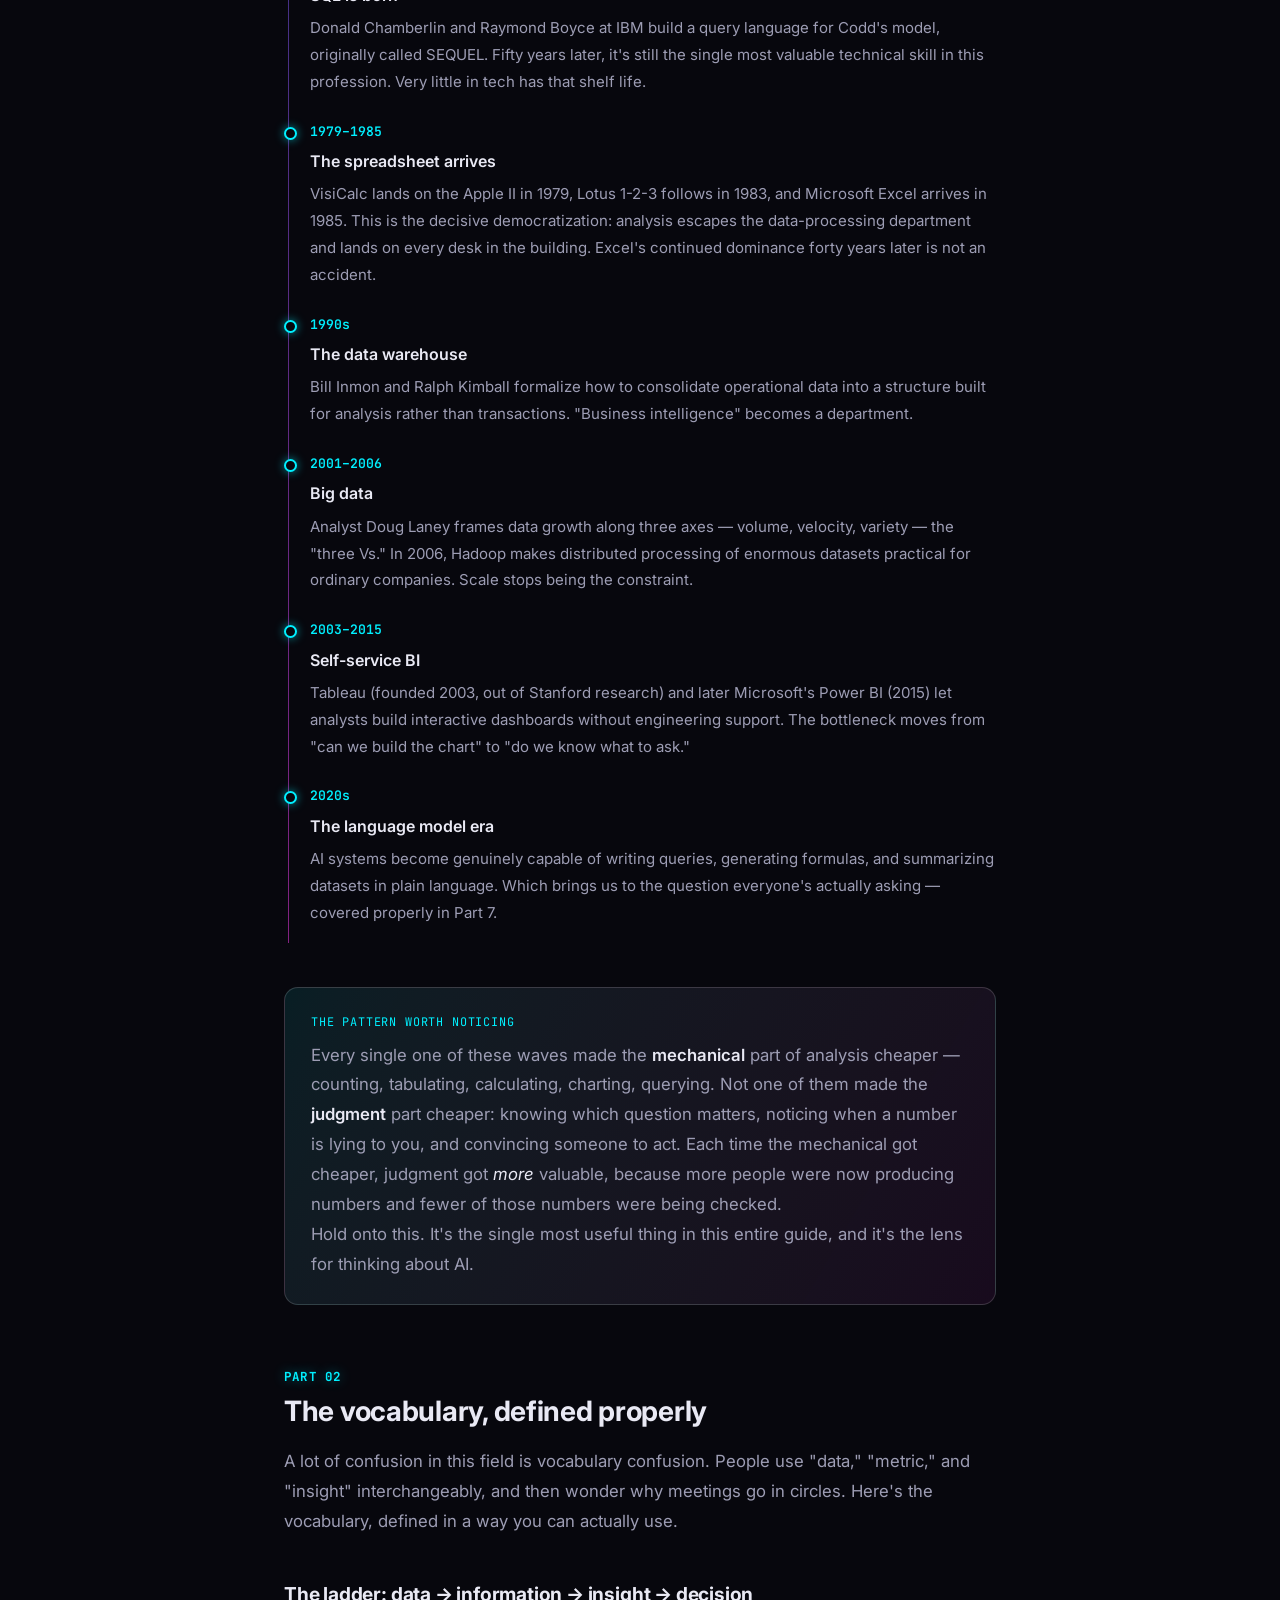
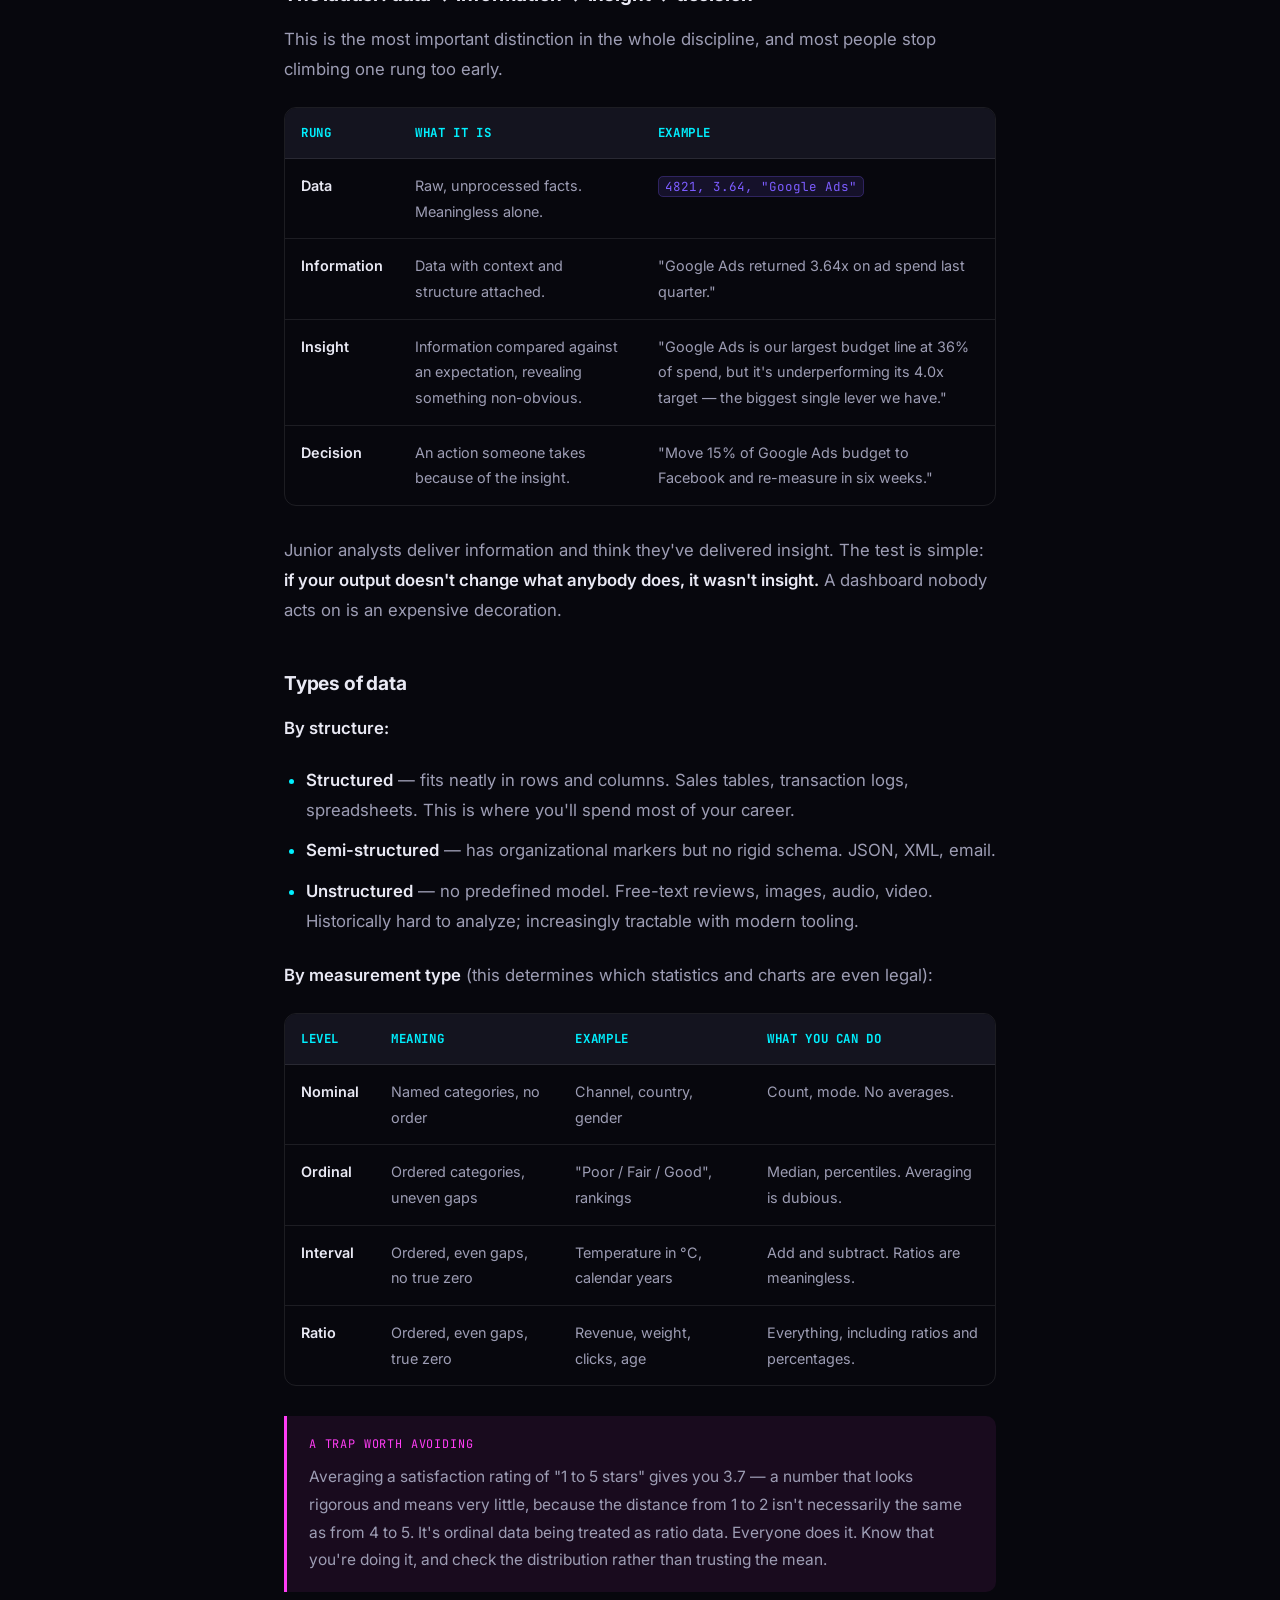
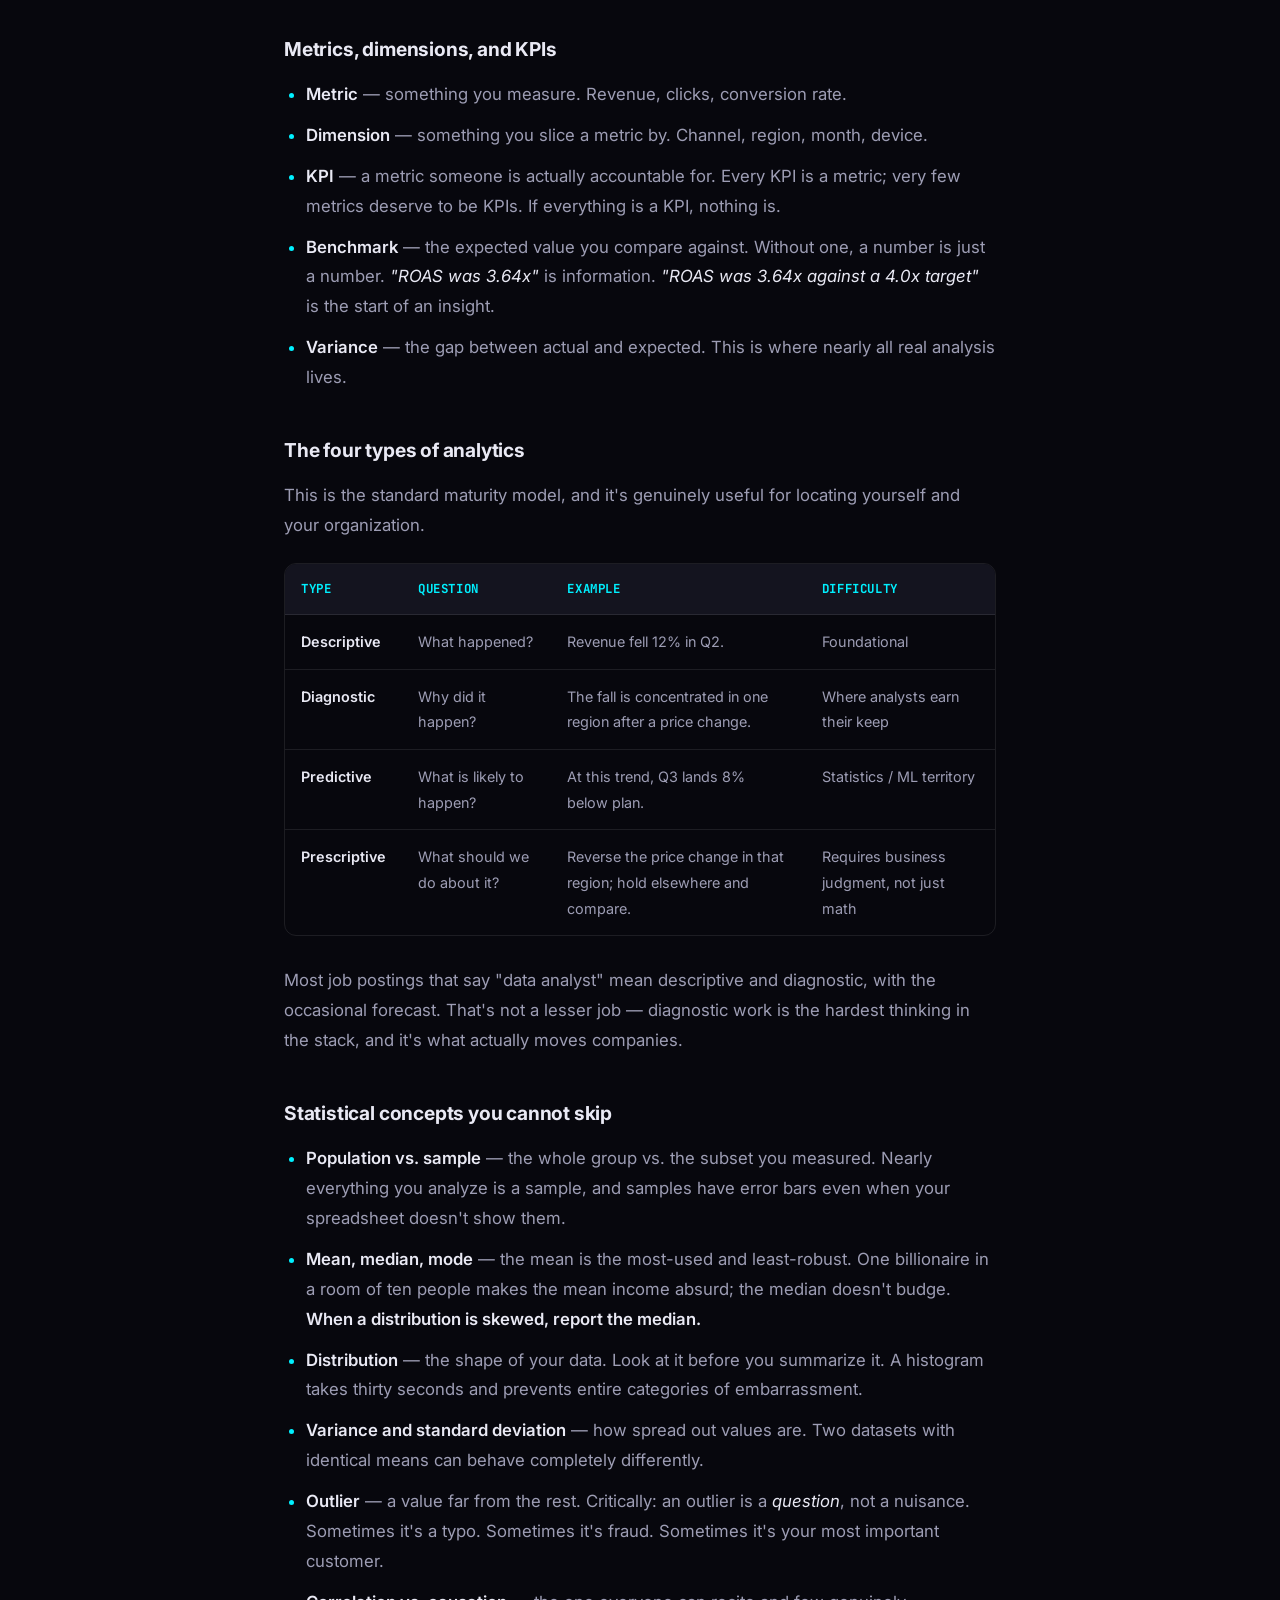
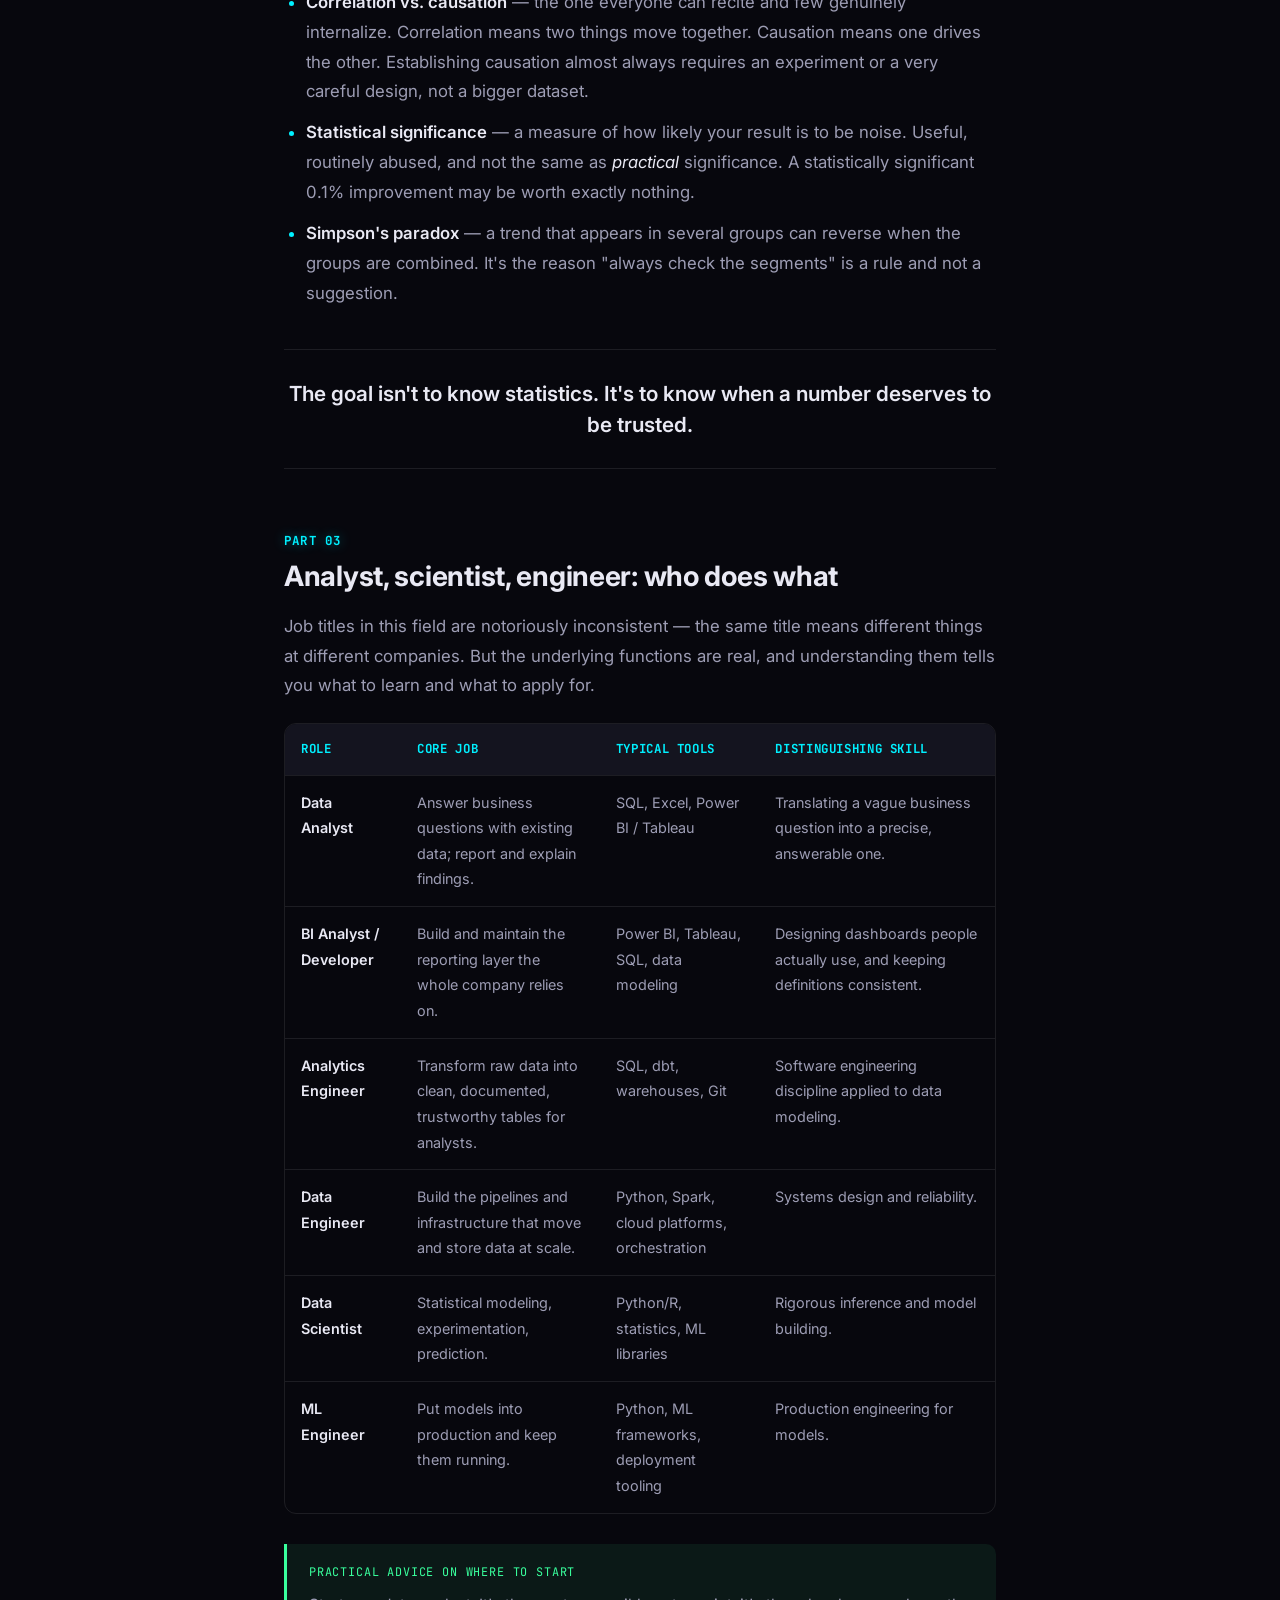
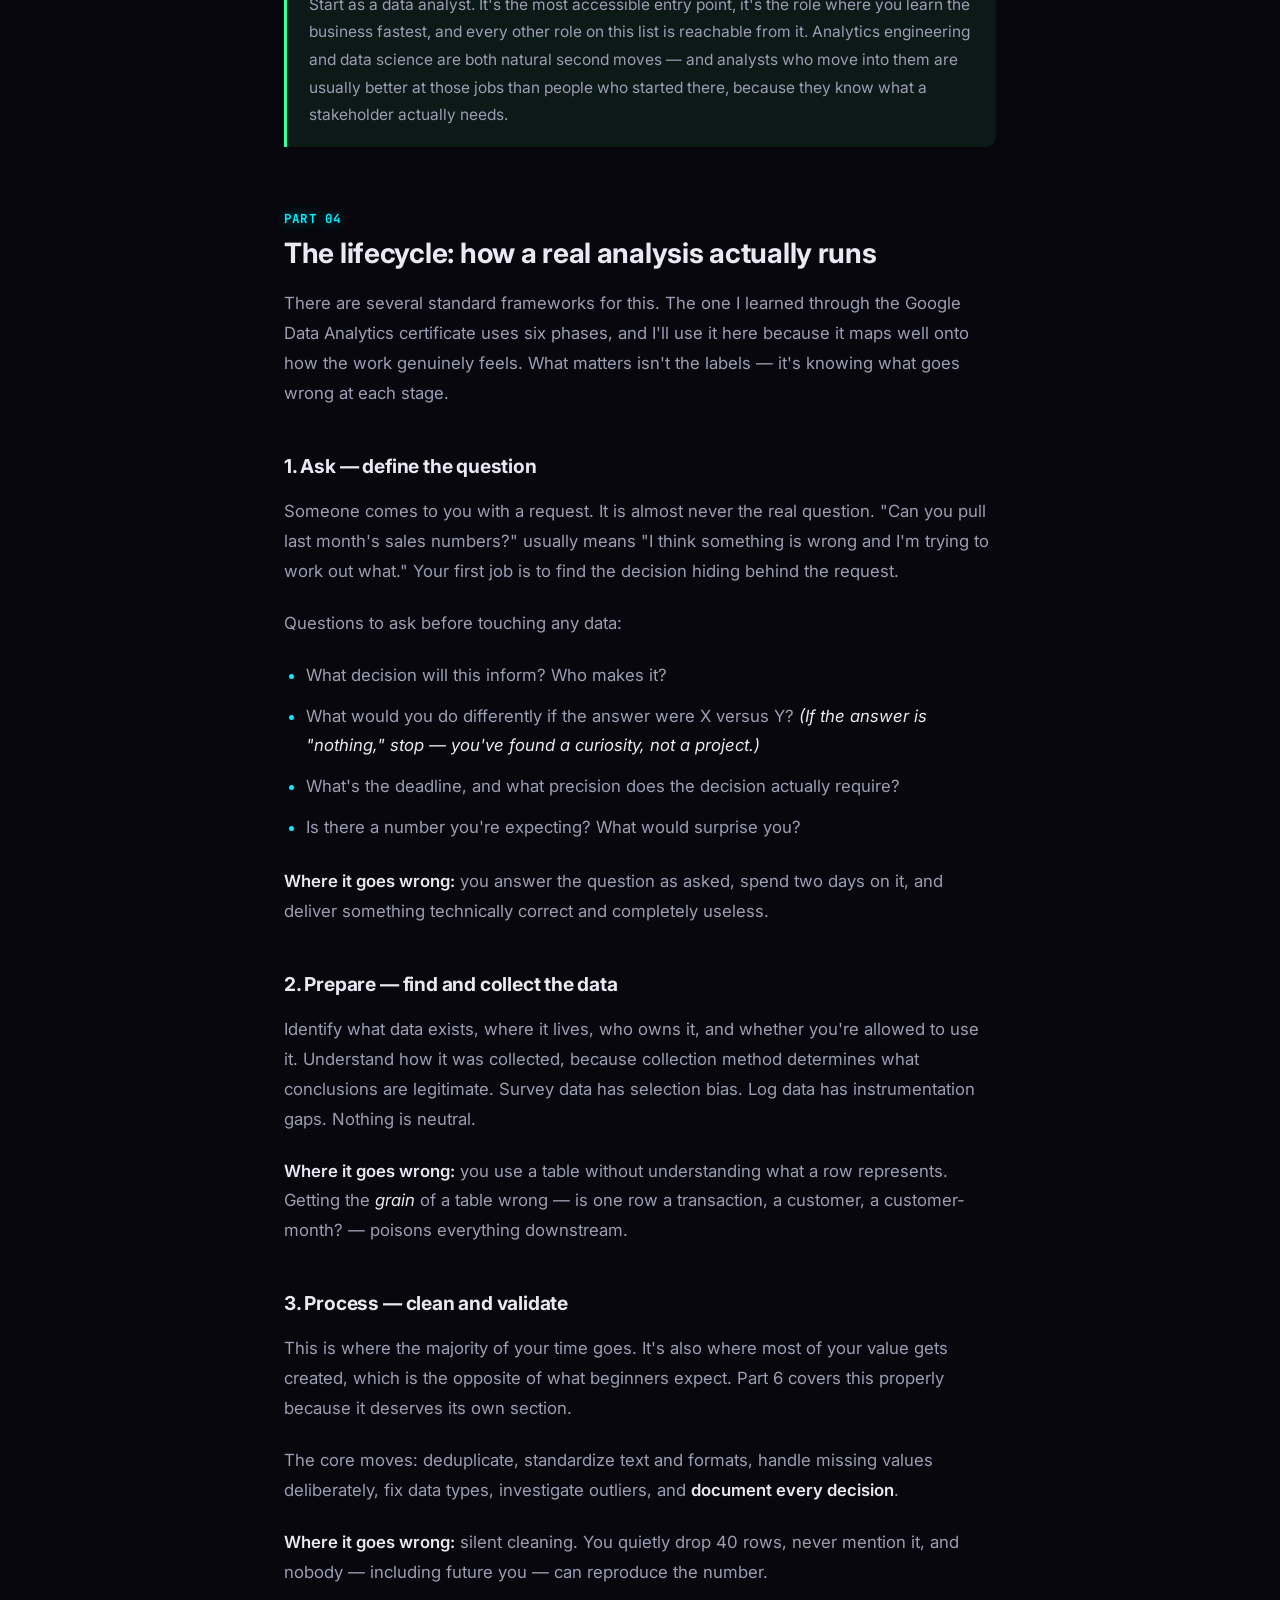
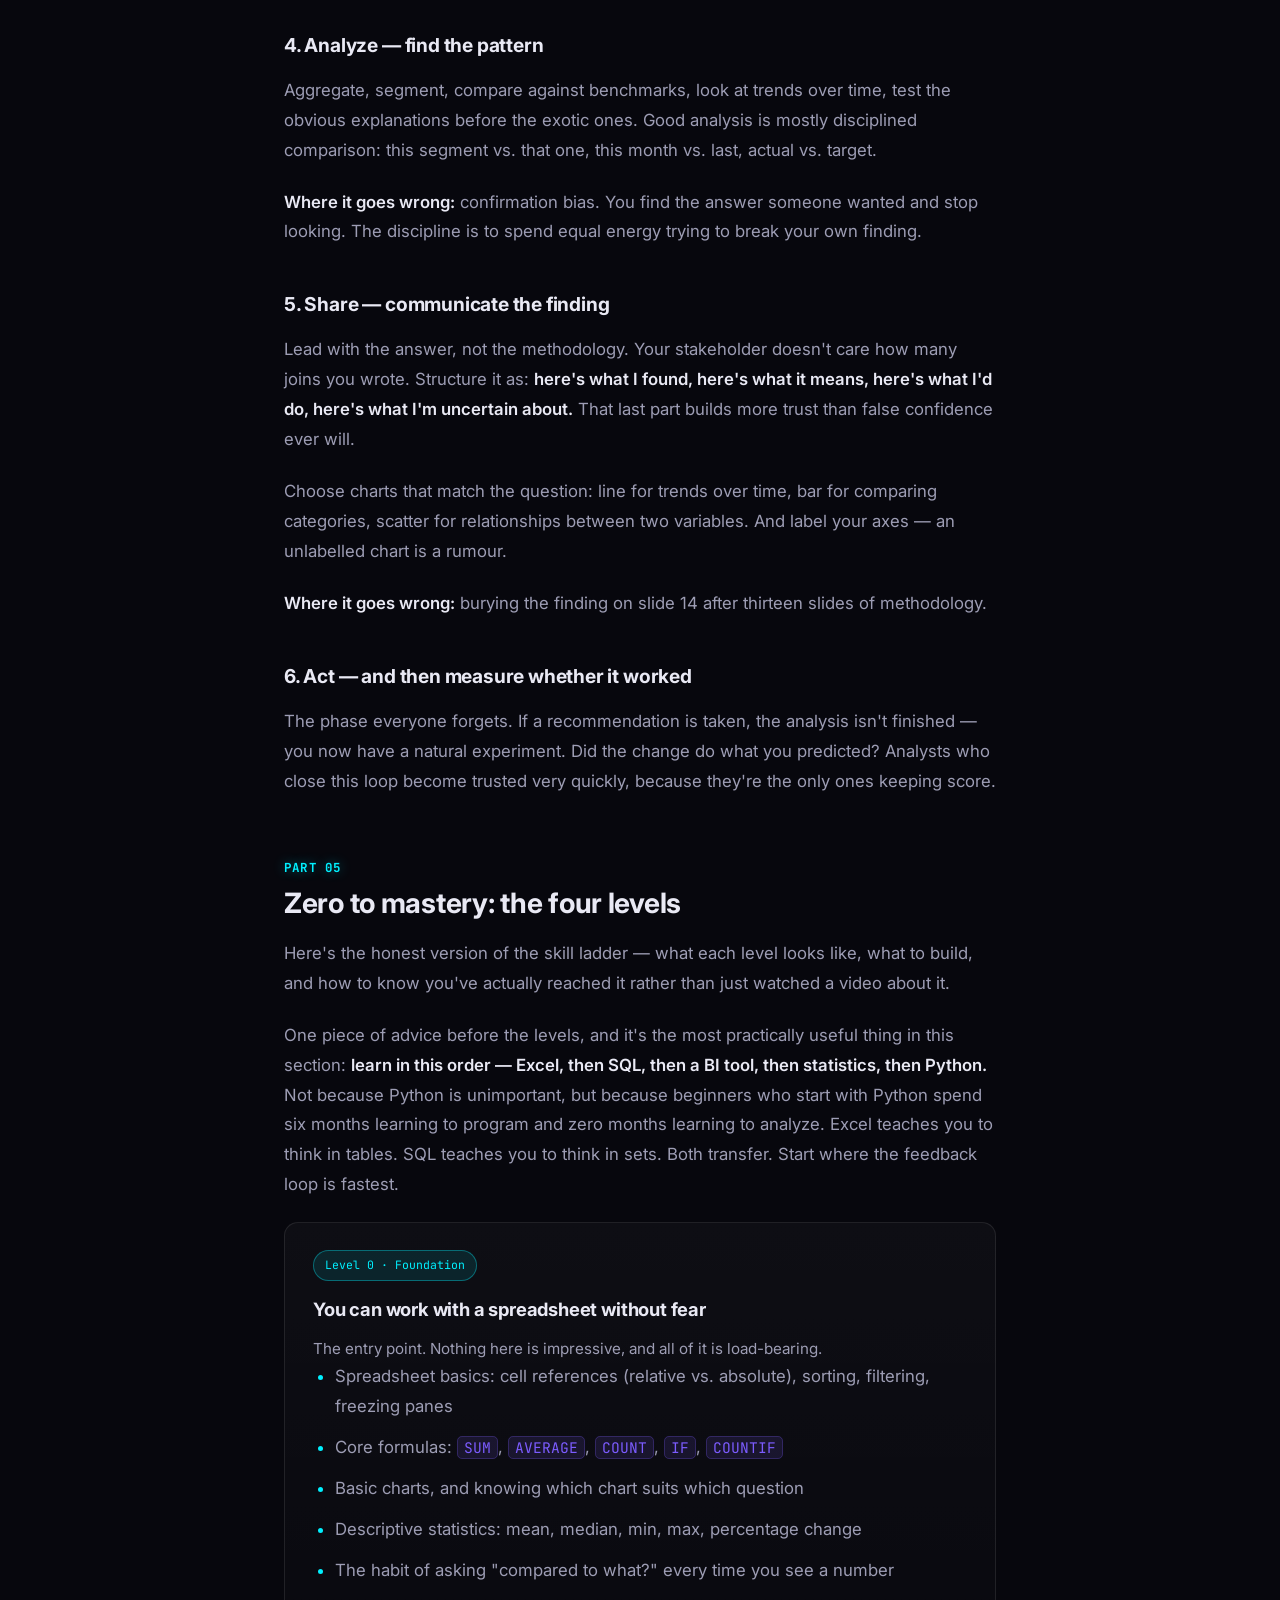
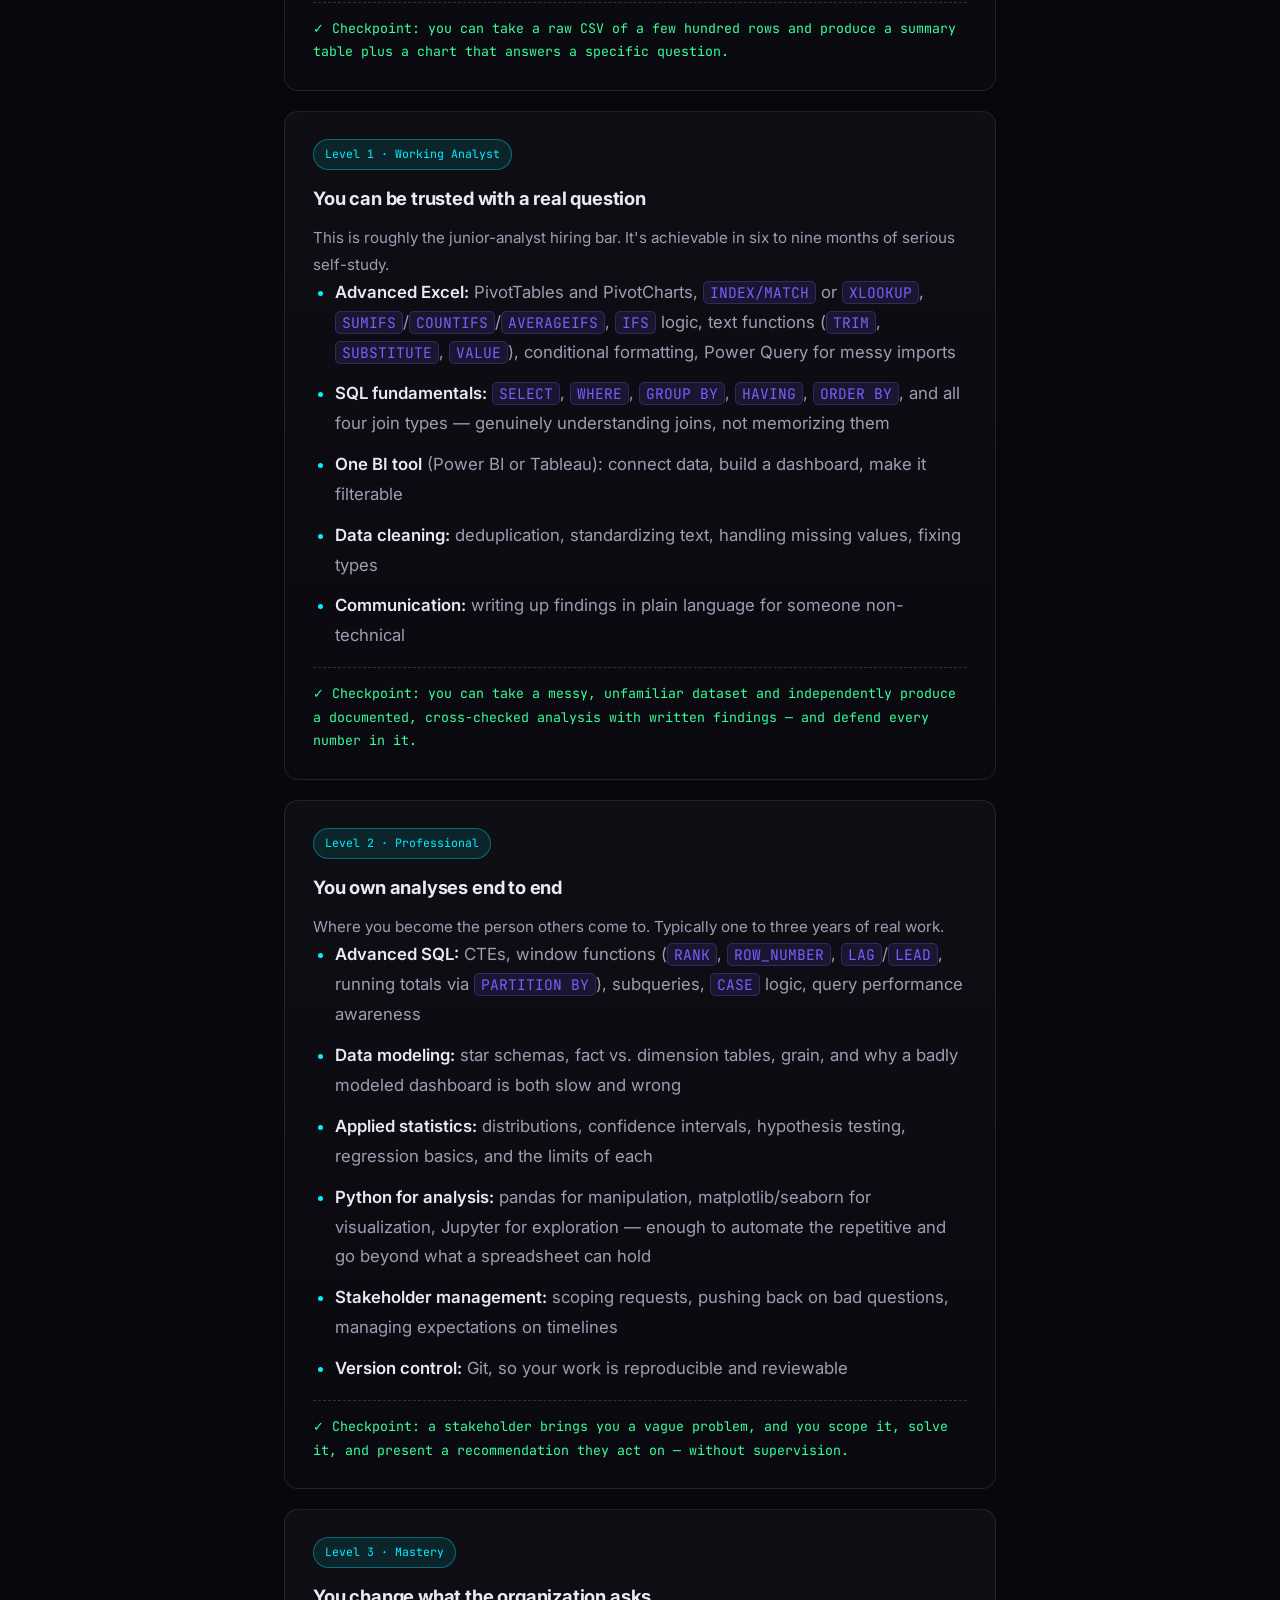
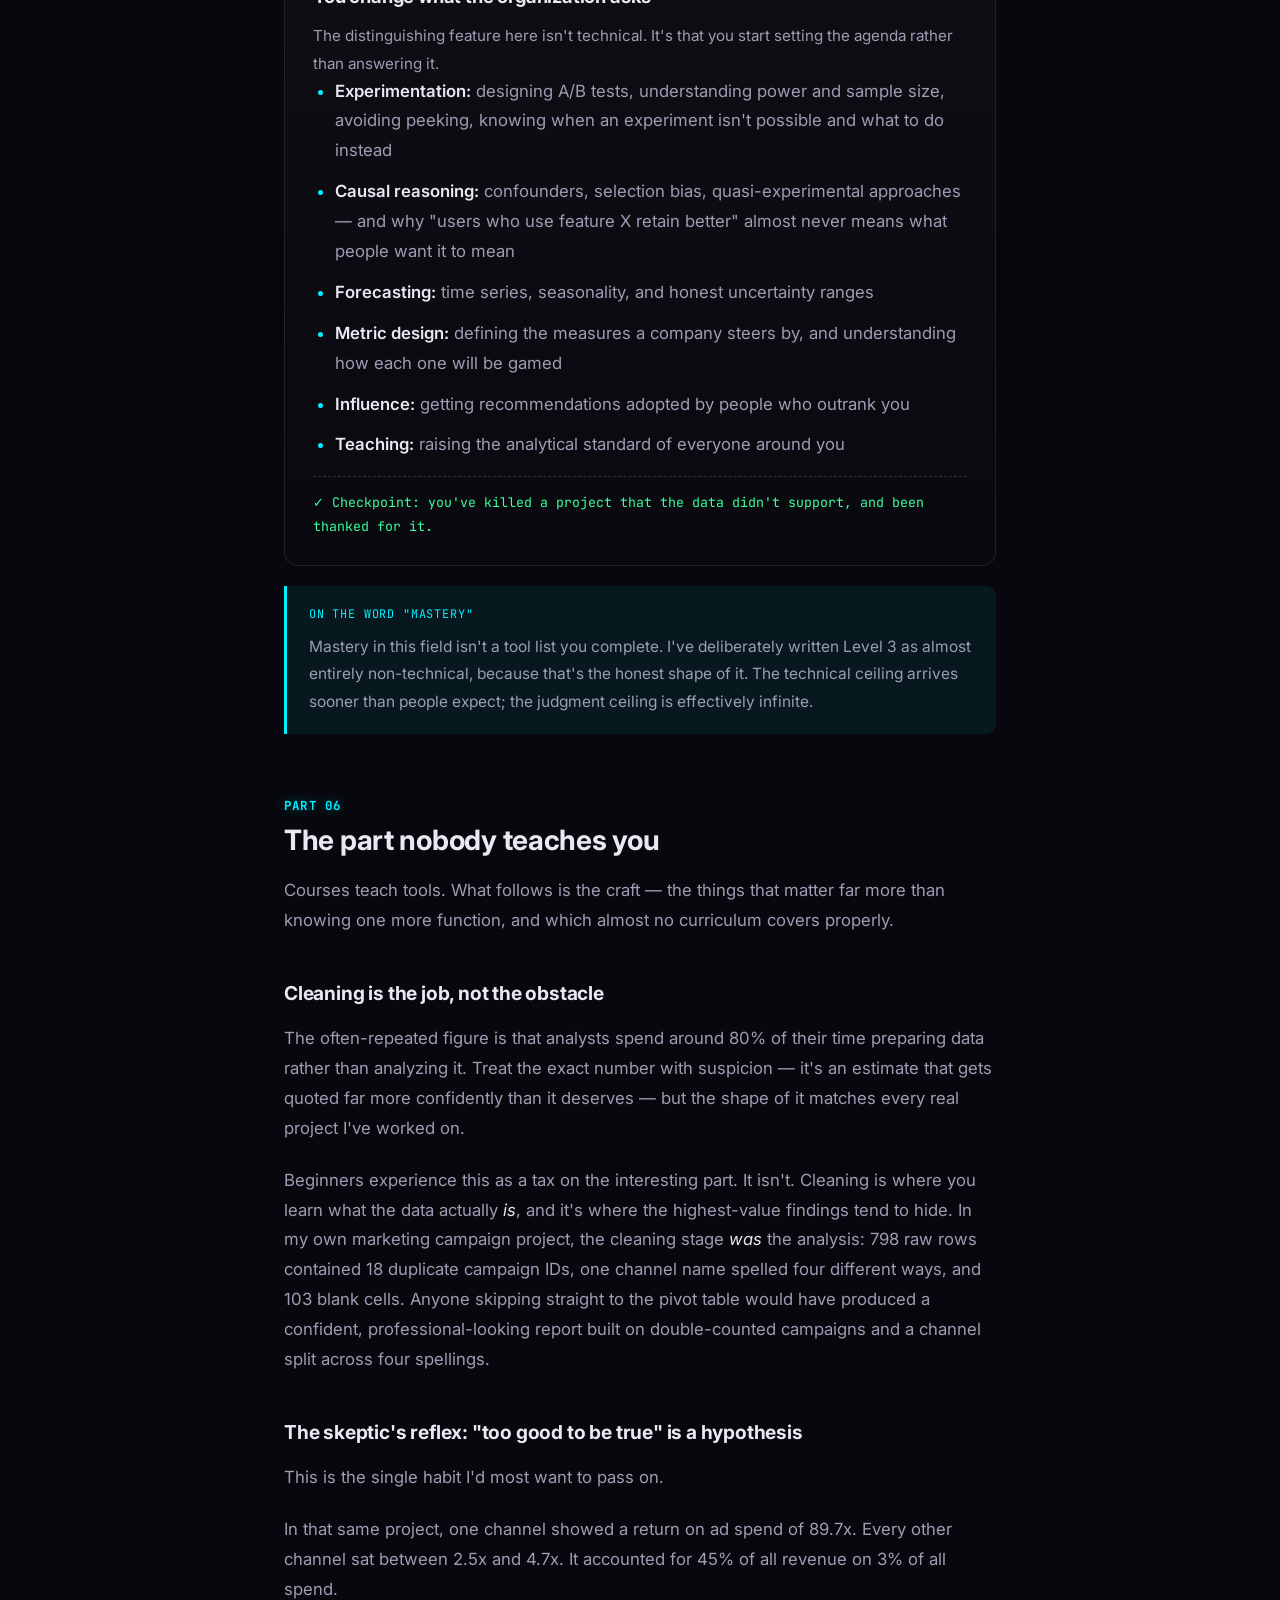
<file: post-complete-guide.html>
<!DOCTYPE html>
<html lang="en">
<head>
<meta charset="UTF-8">
<meta name="viewport" content="width=device-width, initial-scale=1.0">
<title>From Clay Tablets to AI: The Complete Field Guide to Data Analysis — Nour Salepan</title>
<meta name="description" content="What data analysis actually is, how it got here, the skills that matter from zero to mastery, and what changes now that AI can write your SQL.">
<script>(function(){var t=localStorage.getItem('theme');if(t)document.documentElement.setAttribute('data-theme',t);})();</script>
<link rel="preconnect" href="https://fonts.googleapis.com">
<link href="https://fonts.googleapis.com/css2?family=Inter:wght@400;500;600;700;800&family=JetBrains+Mono:wght@400;500;600;700&display=swap" rel="stylesheet">
<link rel="stylesheet" href="styles.css">
<link rel="stylesheet" href="article.css">
</head>
<body>

<div class="progress-bar" id="progressBar"></div>

<header>
  <div class="nav-wrap">
    <a href="index.html" class="logo"><span class="prompt">&gt;</span> nour.salepan</a>
    <button class="nav-toggle" id="navToggle" aria-label="Toggle menu">menu</button>
    <nav>
      <ul id="navList">
        <li><a href="index.html">home</a></li>
        <li><a href="projects.html">projects</a></li>
        <li><a href="skills.html">skills</a></li>
        <li><a href="experience.html">experience</a></li>
        <li><a href="blog.html" class="active">blog</a></li>
        <li><a href="contact.html">contact</a></li>
      </ul>
      <button class="theme-toggle" id="themeToggle" aria-label="Toggle theme"><span class="knob">◐</span></button>
    </nav>
  </div>
</header>

<main>
  <article class="article-wrap">

    <div class="post-head">
      <div class="eyebrow">field guide</div>
      <h1>From Clay Tablets to AI: The Complete Field Guide to Data Analysis</h1>
      <p class="post-sub">
        What data analysis actually is, how it got here, the vocabulary you need, the skill
        ladder from zero to mastery, and an honest look at what changes now that a machine
        can write your SQL.
      </p>
      <div class="post-meta">
        <span>By Nour Salepan</span>
        <span class="sep">·</span>
        <span>August 2026</span>
        <span class="sep">·</span>
        <span>~25 min read</span>
      </div>
    </div>

    <nav class="toc">
      <div class="toc-title">Contents</div>
      <ol>
        <li><a href="#history">Five thousand years of counting things</a></li>
        <li><a href="#definitions">The vocabulary, defined properly</a></li>
        <li><a href="#roles">Analyst, scientist, engineer: who does what</a></li>
        <li><a href="#lifecycle">The lifecycle: how a real analysis actually runs</a></li>
        <li><a href="#ladder">Zero to mastery: the four levels</a></li>
        <li><a href="#craft">The part nobody teaches you</a></li>
        <li><a href="#ai">AI vs. the data analyst: an honest assessment</a></li>
        <li><a href="#roadmap">A twelve-month roadmap</a></li>
        <li><a href="#close">What it comes down to</a></li>
      </ol>
    </nav>

    <div class="prose">

      <p class="lede">
        Every job posting wants someone "data-driven." Almost none of them explain what that
        means on a Tuesday afternoon, in front of a spreadsheet, when the numbers don't add up.
      </p>

      <p>
        This is the guide I wanted when I started. Not a tool tutorial — those are everywhere,
        and they go stale. This is the thing underneath the tools: where this discipline came
        from, what the words actually mean, which skills compound and which ones don't, and
        what an analyst is still for in a world where a machine can write a working SQL query
        in four seconds.
      </p>

      <p>
        I'll be straight about where I'm standing. I'm early in this career, not twenty years
        into it. What I have is an accounting background, a Google Data Analytics certificate,
        and a portfolio of projects where I've done the unglamorous work end to end — including
        one where the most valuable thing I produced was the sentence <em>"this number is
        wrong."</em> Where I'm drawing on experience, I'll say so. Where I'm drawing on the
        accumulated wisdom of the field, I'll say that too.
      </p>

      <div class="note">
        <div class="note-title">Who this is for</div>
        <p>
          Complete beginners deciding whether this field is for them; self-taught learners who
          know some Excel and SQL but can't see the whole map; and career-changers who need to
          know what's actually worth learning in 2026. Skip around using the contents above —
          it's built to be read in pieces.
        </p>
      </div>

      <!-- ============ PART 1 ============ -->
      <h2 id="history"><span class="h2-num">Part 01</span>Five thousand years of counting things</h2>

      <p>
        Data analysis feels like a modern job. It isn't. It's one of the oldest jobs there is —
        arguably <em>the</em> oldest white-collar job — and knowing its history tells you
        something useful about where it's going.
      </p>

      <p>
        The earliest known writing isn't poetry or scripture. It's accounting. The clay tablets
        recovered from Mesopotamia, dating back to roughly 3000 BCE, are overwhelmingly
        administrative: tallies of grain, headcounts of livestock, records of who owed what to
        whom. There's a serious argument among historians that writing was invented <em>because</em>
        someone needed to keep track of inventory. The first data problem was a supply chain
        problem.
      </p>

      <p>
        From there, the through-line is remarkably consistent. Every few centuries, someone
        figures out how to turn a pile of records into an argument.
      </p>

      <div class="hist">
        <div class="hist-item">
          <div class="hist-year">~3000 BCE</div>
          <h4>Clay tablets in Mesopotamia</h4>
          <p>Administrative records — grain, livestock, debts. Writing emerges hand-in-hand with bookkeeping.</p>
        </div>
        <div class="hist-item">
          <div class="hist-year">1786</div>
          <h4>William Playfair invents the chart</h4>
          <p>In <em>The Commercial and Political Atlas</em>, Playfair introduces the line graph and bar chart; the pie chart follows in 1801. The visual grammar we still use every day was invented essentially all at once, by one Scottish engineer.</p>
        </div>
        <div class="hist-item">
          <div class="hist-year">1854</div>
          <h4>John Snow and the Broad Street pump</h4>
          <p>During a cholera outbreak in London, physician John Snow plots deaths on a street map and finds them clustered around a single water pump. The prevailing theory said cholera spread through bad air. His data said water. This is the founding story of the field: a hypothesis, tested against spatial data, that overturned an expert consensus.</p>
        </div>
        <div class="hist-item">
          <div class="hist-year">1850s</div>
          <h4>Florence Nightingale's polar diagrams</h4>
          <p>Nightingale used what are now called polar area diagrams to show that most British soldiers in the Crimean War were dying of preventable disease, not battle wounds. She wasn't just recording data — she was designing it to persuade a government. Data visualization as advocacy.</p>
        </div>
        <div class="hist-item">
          <div class="hist-year">1890</div>
          <h4>Hollerith's punch cards</h4>
          <p>The 1880 US Census took years to tabulate by hand. Herman Hollerith's electromechanical tabulating machine, using punched cards, dramatically compressed the 1890 count. His company later became part of what we know today as IBM. The first time machinery beat humans at counting.</p>
        </div>
        <div class="hist-item">
          <div class="hist-year">1970</div>
          <h4>Codd's relational model</h4>
          <p>Edgar F. Codd, at IBM, publishes <em>A Relational Model of Data for Large Shared Data Banks</em>. Data gets organized into tables with relationships between them. Nearly every database you'll touch is a descendant of this paper.</p>
        </div>
        <div class="hist-item">
          <div class="hist-year">early 1970s</div>
          <h4>SQL is born</h4>
          <p>Donald Chamberlin and Raymond Boyce at IBM build a query language for Codd's model, originally called SEQUEL. Fifty years later, it's still the single most valuable technical skill in this profession. Very little in tech has that shelf life.</p>
        </div>
        <div class="hist-item">
          <div class="hist-year">1979–1985</div>
          <h4>The spreadsheet arrives</h4>
          <p>VisiCalc lands on the Apple II in 1979, Lotus 1-2-3 follows in 1983, and Microsoft Excel arrives in 1985. This is the decisive democratization: analysis escapes the data-processing department and lands on every desk in the building. Excel's continued dominance forty years later is not an accident.</p>
        </div>
        <div class="hist-item">
          <div class="hist-year">1990s</div>
          <h4>The data warehouse</h4>
          <p>Bill Inmon and Ralph Kimball formalize how to consolidate operational data into a structure built for analysis rather than transactions. "Business intelligence" becomes a department.</p>
        </div>
        <div class="hist-item">
          <div class="hist-year">2001–2006</div>
          <h4>Big data</h4>
          <p>Analyst Doug Laney frames data growth along three axes — volume, velocity, variety — the "three Vs." In 2006, Hadoop makes distributed processing of enormous datasets practical for ordinary companies. Scale stops being the constraint.</p>
        </div>
        <div class="hist-item">
          <div class="hist-year">2003–2015</div>
          <h4>Self-service BI</h4>
          <p>Tableau (founded 2003, out of Stanford research) and later Microsoft's Power BI (2015) let analysts build interactive dashboards without engineering support. The bottleneck moves from "can we build the chart" to "do we know what to ask."</p>
        </div>
        <div class="hist-item">
          <div class="hist-year">2020s</div>
          <h4>The language model era</h4>
          <p>AI systems become genuinely capable of writing queries, generating formulas, and summarizing datasets in plain language. Which brings us to the question everyone's actually asking — covered properly in Part 7.</p>
        </div>
      </div>

      <div class="takeaway">
        <div class="note-title">The pattern worth noticing</div>
        <p>
          Every single one of these waves made the <strong>mechanical</strong> part of analysis
          cheaper — counting, tabulating, calculating, charting, querying. Not one of them made
          the <strong>judgment</strong> part cheaper: knowing which question matters, noticing
          when a number is lying to you, and convincing someone to act. Each time the mechanical
          got cheaper, judgment got <em>more</em> valuable, because more people were now
          producing numbers and fewer of those numbers were being checked.
        </p>
        <p>
          Hold onto this. It's the single most useful thing in this entire guide, and it's the
          lens for thinking about AI.
        </p>
      </div>

      <!-- ============ PART 2 ============ -->
      <h2 id="definitions"><span class="h2-num">Part 02</span>The vocabulary, defined properly</h2>

      <p>
        A lot of confusion in this field is vocabulary confusion. People use "data," "metric,"
        and "insight" interchangeably, and then wonder why meetings go in circles. Here's the
        vocabulary, defined in a way you can actually use.
      </p>

      <h3>The ladder: data → information → insight → decision</h3>

      <p>
        This is the most important distinction in the whole discipline, and most people
        stop climbing one rung too early.
      </p>

      <div class="table-wrap">
        <table>
          <thead>
            <tr><th>Rung</th><th>What it is</th><th>Example</th></tr>
          </thead>
          <tbody>
            <tr>
              <td><strong>Data</strong></td>
              <td>Raw, unprocessed facts. Meaningless alone.</td>
              <td><code>4821, 3.64, "Google Ads"</code></td>
            </tr>
            <tr>
              <td><strong>Information</strong></td>
              <td>Data with context and structure attached.</td>
              <td>"Google Ads returned 3.64x on ad spend last quarter."</td>
            </tr>
            <tr>
              <td><strong>Insight</strong></td>
              <td>Information compared against an expectation, revealing something non-obvious.</td>
              <td>"Google Ads is our largest budget line at 36% of spend, but it's underperforming its 4.0x target — the biggest single lever we have."</td>
            </tr>
            <tr>
              <td><strong>Decision</strong></td>
              <td>An action someone takes because of the insight.</td>
              <td>"Move 15% of Google Ads budget to Facebook and re-measure in six weeks."</td>
            </tr>
          </tbody>
        </table>
      </div>

      <p>
        Junior analysts deliver information and think they've delivered insight. The test is
        simple: <strong>if your output doesn't change what anybody does, it wasn't insight.</strong>
        A dashboard nobody acts on is an expensive decoration.
      </p>

      <h3>Types of data</h3>

      <p><strong>By structure:</strong></p>
      <ul>
        <li><strong>Structured</strong> — fits neatly in rows and columns. Sales tables, transaction logs, spreadsheets. This is where you'll spend most of your career.</li>
        <li><strong>Semi-structured</strong> — has organizational markers but no rigid schema. JSON, XML, email.</li>
        <li><strong>Unstructured</strong> — no predefined model. Free-text reviews, images, audio, video. Historically hard to analyze; increasingly tractable with modern tooling.</li>
      </ul>

      <p><strong>By measurement type</strong> (this determines which statistics and charts are even legal):</p>

      <div class="table-wrap">
        <table>
          <thead>
            <tr><th>Level</th><th>Meaning</th><th>Example</th><th>What you can do</th></tr>
          </thead>
          <tbody>
            <tr>
              <td><strong>Nominal</strong></td>
              <td>Named categories, no order</td>
              <td>Channel, country, gender</td>
              <td>Count, mode. No averages.</td>
            </tr>
            <tr>
              <td><strong>Ordinal</strong></td>
              <td>Ordered categories, uneven gaps</td>
              <td>"Poor / Fair / Good", rankings</td>
              <td>Median, percentiles. Averaging is dubious.</td>
            </tr>
            <tr>
              <td><strong>Interval</strong></td>
              <td>Ordered, even gaps, no true zero</td>
              <td>Temperature in °C, calendar years</td>
              <td>Add and subtract. Ratios are meaningless.</td>
            </tr>
            <tr>
              <td><strong>Ratio</strong></td>
              <td>Ordered, even gaps, true zero</td>
              <td>Revenue, weight, clicks, age</td>
              <td>Everything, including ratios and percentages.</td>
            </tr>
          </tbody>
        </table>
      </div>

      <div class="note warn">
        <div class="note-title">A trap worth avoiding</div>
        <p>
          Averaging a satisfaction rating of "1 to 5 stars" gives you 3.7 — a number that looks
          rigorous and means very little, because the distance from 1 to 2 isn't necessarily the
          same as from 4 to 5. It's ordinal data being treated as ratio data. Everyone does it.
          Know that you're doing it, and check the distribution rather than trusting the mean.
        </p>
      </div>

      <h3>Metrics, dimensions, and KPIs</h3>

      <ul>
        <li><strong>Metric</strong> — something you measure. Revenue, clicks, conversion rate.</li>
        <li><strong>Dimension</strong> — something you slice a metric by. Channel, region, month, device.</li>
        <li><strong>KPI</strong> — a metric someone is actually accountable for. Every KPI is a metric; very few metrics deserve to be KPIs. If everything is a KPI, nothing is.</li>
        <li><strong>Benchmark</strong> — the expected value you compare against. Without one, a number is just a number. <em>"ROAS was 3.64x"</em> is information. <em>"ROAS was 3.64x against a 4.0x target"</em> is the start of an insight.</li>
        <li><strong>Variance</strong> — the gap between actual and expected. This is where nearly all real analysis lives.</li>
      </ul>

      <h3>The four types of analytics</h3>

      <p>
        This is the standard maturity model, and it's genuinely useful for locating yourself
        and your organization.
      </p>

      <div class="table-wrap">
        <table>
          <thead>
            <tr><th>Type</th><th>Question</th><th>Example</th><th>Difficulty</th></tr>
          </thead>
          <tbody>
            <tr>
              <td><strong>Descriptive</strong></td>
              <td>What happened?</td>
              <td>Revenue fell 12% in Q2.</td>
              <td>Foundational</td>
            </tr>
            <tr>
              <td><strong>Diagnostic</strong></td>
              <td>Why did it happen?</td>
              <td>The fall is concentrated in one region after a price change.</td>
              <td>Where analysts earn their keep</td>
            </tr>
            <tr>
              <td><strong>Predictive</strong></td>
              <td>What is likely to happen?</td>
              <td>At this trend, Q3 lands 8% below plan.</td>
              <td>Statistics / ML territory</td>
            </tr>
            <tr>
              <td><strong>Prescriptive</strong></td>
              <td>What should we do about it?</td>
              <td>Reverse the price change in that region; hold elsewhere and compare.</td>
              <td>Requires business judgment, not just math</td>
            </tr>
          </tbody>
        </table>
      </div>

      <p>
        Most job postings that say "data analyst" mean descriptive and diagnostic, with the
        occasional forecast. That's not a lesser job — diagnostic work is the hardest thinking
        in the stack, and it's what actually moves companies.
      </p>

      <h3>Statistical concepts you cannot skip</h3>

      <ul>
        <li><strong>Population vs. sample</strong> — the whole group vs. the subset you measured. Nearly everything you analyze is a sample, and samples have error bars even when your spreadsheet doesn't show them.</li>
        <li><strong>Mean, median, mode</strong> — the mean is the most-used and least-robust. One billionaire in a room of ten people makes the mean income absurd; the median doesn't budge. <strong>When a distribution is skewed, report the median.</strong></li>
        <li><strong>Distribution</strong> — the shape of your data. Look at it before you summarize it. A histogram takes thirty seconds and prevents entire categories of embarrassment.</li>
        <li><strong>Variance and standard deviation</strong> — how spread out values are. Two datasets with identical means can behave completely differently.</li>
        <li><strong>Outlier</strong> — a value far from the rest. Critically: an outlier is a <em>question</em>, not a nuisance. Sometimes it's a typo. Sometimes it's fraud. Sometimes it's your most important customer.</li>
        <li><strong>Correlation vs. causation</strong> — the one everyone can recite and few genuinely internalize. Correlation means two things move together. Causation means one drives the other. Establishing causation almost always requires an experiment or a very careful design, not a bigger dataset.</li>
        <li><strong>Statistical significance</strong> — a measure of how likely your result is to be noise. Useful, routinely abused, and not the same as <em>practical</em> significance. A statistically significant 0.1% improvement may be worth exactly nothing.</li>
        <li><strong>Simpson's paradox</strong> — a trend that appears in several groups can reverse when the groups are combined. It's the reason "always check the segments" is a rule and not a suggestion.</li>
      </ul>

      <div class="pull">
        The goal isn't to know statistics. It's to know when a number deserves to be trusted.
      </div>

      <!-- ============ PART 3 ============ -->
      <h2 id="roles"><span class="h2-num">Part 03</span>Analyst, scientist, engineer: who does what</h2>

      <p>
        Job titles in this field are notoriously inconsistent — the same title means different
        things at different companies. But the underlying functions are real, and understanding
        them tells you what to learn and what to apply for.
      </p>

      <div class="table-wrap">
        <table>
          <thead>
            <tr><th>Role</th><th>Core job</th><th>Typical tools</th><th>Distinguishing skill</th></tr>
          </thead>
          <tbody>
            <tr>
              <td><strong>Data Analyst</strong></td>
              <td>Answer business questions with existing data; report and explain findings.</td>
              <td>SQL, Excel, Power BI / Tableau</td>
              <td>Translating a vague business question into a precise, answerable one.</td>
            </tr>
            <tr>
              <td><strong>BI Analyst / Developer</strong></td>
              <td>Build and maintain the reporting layer the whole company relies on.</td>
              <td>Power BI, Tableau, SQL, data modeling</td>
              <td>Designing dashboards people actually use, and keeping definitions consistent.</td>
            </tr>
            <tr>
              <td><strong>Analytics Engineer</strong></td>
              <td>Transform raw data into clean, documented, trustworthy tables for analysts.</td>
              <td>SQL, dbt, warehouses, Git</td>
              <td>Software engineering discipline applied to data modeling.</td>
            </tr>
            <tr>
              <td><strong>Data Engineer</strong></td>
              <td>Build the pipelines and infrastructure that move and store data at scale.</td>
              <td>Python, Spark, cloud platforms, orchestration</td>
              <td>Systems design and reliability.</td>
            </tr>
            <tr>
              <td><strong>Data Scientist</strong></td>
              <td>Statistical modeling, experimentation, prediction.</td>
              <td>Python/R, statistics, ML libraries</td>
              <td>Rigorous inference and model building.</td>
            </tr>
            <tr>
              <td><strong>ML Engineer</strong></td>
              <td>Put models into production and keep them running.</td>
              <td>Python, ML frameworks, deployment tooling</td>
              <td>Production engineering for models.</td>
            </tr>
          </tbody>
        </table>
      </div>

      <div class="note good">
        <div class="note-title">Practical advice on where to start</div>
        <p>
          Start as a data analyst. It's the most accessible entry point, it's the role where you
          learn the business fastest, and every other role on this list is reachable from it.
          Analytics engineering and data science are both natural second moves — and analysts
          who move into them are usually better at those jobs than people who started there,
          because they know what a stakeholder actually needs.
        </p>
      </div>

      <!-- ============ PART 4 ============ -->
      <h2 id="lifecycle"><span class="h2-num">Part 04</span>The lifecycle: how a real analysis actually runs</h2>

      <p>
        There are several standard frameworks for this. The one I learned through the Google
        Data Analytics certificate uses six phases, and I'll use it here because it maps well
        onto how the work genuinely feels. What matters isn't the labels — it's knowing what
        goes wrong at each stage.
      </p>

      <h3>1. Ask — define the question</h3>

      <p>
        Someone comes to you with a request. It is almost never the real question. "Can you
        pull last month's sales numbers?" usually means "I think something is wrong and I'm
        trying to work out what." Your first job is to find the decision hiding behind the
        request.
      </p>

      <p>Questions to ask before touching any data:</p>
      <ul>
        <li>What decision will this inform? Who makes it?</li>
        <li>What would you do differently if the answer were X versus Y? <em>(If the answer is "nothing," stop — you've found a curiosity, not a project.)</em></li>
        <li>What's the deadline, and what precision does the decision actually require?</li>
        <li>Is there a number you're expecting? What would surprise you?</li>
      </ul>

      <p><strong>Where it goes wrong:</strong> you answer the question as asked, spend two days on it, and deliver something technically correct and completely useless.</p>

      <h3>2. Prepare — find and collect the data</h3>

      <p>
        Identify what data exists, where it lives, who owns it, and whether you're allowed to
        use it. Understand how it was collected, because collection method determines what
        conclusions are legitimate. Survey data has selection bias. Log data has instrumentation
        gaps. Nothing is neutral.
      </p>

      <p><strong>Where it goes wrong:</strong> you use a table without understanding what a row represents. Getting the <em>grain</em> of a table wrong — is one row a transaction, a customer, a customer-month? — poisons everything downstream.</p>

      <h3>3. Process — clean and validate</h3>

      <p>
        This is where the majority of your time goes. It's also where most of your value gets
        created, which is the opposite of what beginners expect. Part 6 covers this properly
        because it deserves its own section.
      </p>

      <p>The core moves: deduplicate, standardize text and formats, handle missing values deliberately, fix data types, investigate outliers, and <strong>document every decision</strong>.</p>

      <p><strong>Where it goes wrong:</strong> silent cleaning. You quietly drop 40 rows, never mention it, and nobody — including future you — can reproduce the number.</p>

      <h3>4. Analyze — find the pattern</h3>

      <p>
        Aggregate, segment, compare against benchmarks, look at trends over time, test the
        obvious explanations before the exotic ones. Good analysis is mostly disciplined
        comparison: this segment vs. that one, this month vs. last, actual vs. target.
      </p>

      <p><strong>Where it goes wrong:</strong> confirmation bias. You find the answer someone wanted and stop looking. The discipline is to spend equal energy trying to break your own finding.</p>

      <h3>5. Share — communicate the finding</h3>

      <p>
        Lead with the answer, not the methodology. Your stakeholder doesn't care how many joins
        you wrote. Structure it as: <strong>here's what I found, here's what it means, here's
        what I'd do, here's what I'm uncertain about.</strong> That last part builds more trust
        than false confidence ever will.
      </p>

      <p>
        Choose charts that match the question: line for trends over time, bar for comparing
        categories, scatter for relationships between two variables. And label your axes — an
        unlabelled chart is a rumour.
      </p>

      <p><strong>Where it goes wrong:</strong> burying the finding on slide 14 after thirteen slides of methodology.</p>

      <h3>6. Act — and then measure whether it worked</h3>

      <p>
        The phase everyone forgets. If a recommendation is taken, the analysis isn't finished —
        you now have a natural experiment. Did the change do what you predicted? Analysts who
        close this loop become trusted very quickly, because they're the only ones keeping score.
      </p>

      <!-- ============ PART 5 ============ -->
      <h2 id="ladder"><span class="h2-num">Part 05</span>Zero to mastery: the four levels</h2>

      <p>
        Here's the honest version of the skill ladder — what each level looks like, what to
        build, and how to know you've actually reached it rather than just watched a video
        about it.
      </p>

      <p>
        One piece of advice before the levels, and it's the most practically useful thing in
        this section: <strong>learn in this order — Excel, then SQL, then a BI tool, then
        statistics, then Python.</strong> Not because Python is unimportant, but because
        beginners who start with Python spend six months learning to program and zero months
        learning to analyze. Excel teaches you to think in tables. SQL teaches you to think in
        sets. Both transfer. Start where the feedback loop is fastest.
      </p>

      <div class="level">
        <span class="level-tag">Level 0 · Foundation</span>
        <h3>You can work with a spreadsheet without fear</h3>
        <p>The entry point. Nothing here is impressive, and all of it is load-bearing.</p>
        <ul>
          <li>Spreadsheet basics: cell references (relative vs. absolute), sorting, filtering, freezing panes</li>
          <li>Core formulas: <code>SUM</code>, <code>AVERAGE</code>, <code>COUNT</code>, <code>IF</code>, <code>COUNTIF</code></li>
          <li>Basic charts, and knowing which chart suits which question</li>
          <li>Descriptive statistics: mean, median, min, max, percentage change</li>
          <li>The habit of asking "compared to what?" every time you see a number</li>
        </ul>
        <div class="level-check">✓ Checkpoint: you can take a raw CSV of a few hundred rows and produce a summary table plus a chart that answers a specific question.</div>
      </div>

      <div class="level">
        <span class="level-tag">Level 1 · Working Analyst</span>
        <h3>You can be trusted with a real question</h3>
        <p>This is roughly the junior-analyst hiring bar. It's achievable in six to nine months of serious self-study.</p>
        <ul>
          <li><strong>Advanced Excel:</strong> PivotTables and PivotCharts, <code>INDEX/MATCH</code> or <code>XLOOKUP</code>, <code>SUMIFS</code>/<code>COUNTIFS</code>/<code>AVERAGEIFS</code>, <code>IFS</code> logic, text functions (<code>TRIM</code>, <code>SUBSTITUTE</code>, <code>VALUE</code>), conditional formatting, Power Query for messy imports</li>
          <li><strong>SQL fundamentals:</strong> <code>SELECT</code>, <code>WHERE</code>, <code>GROUP BY</code>, <code>HAVING</code>, <code>ORDER BY</code>, and all four join types — genuinely understanding joins, not memorizing them</li>
          <li><strong>One BI tool</strong> (Power BI or Tableau): connect data, build a dashboard, make it filterable</li>
          <li><strong>Data cleaning:</strong> deduplication, standardizing text, handling missing values, fixing types</li>
          <li><strong>Communication:</strong> writing up findings in plain language for someone non-technical</li>
        </ul>
        <div class="level-check">✓ Checkpoint: you can take a messy, unfamiliar dataset and independently produce a documented, cross-checked analysis with written findings — and defend every number in it.</div>
      </div>

      <div class="level">
        <span class="level-tag">Level 2 · Professional</span>
        <h3>You own analyses end to end</h3>
        <p>Where you become the person others come to. Typically one to three years of real work.</p>
        <ul>
          <li><strong>Advanced SQL:</strong> CTEs, window functions (<code>RANK</code>, <code>ROW_NUMBER</code>, <code>LAG</code>/<code>LEAD</code>, running totals via <code>PARTITION BY</code>), subqueries, <code>CASE</code> logic, query performance awareness</li>
          <li><strong>Data modeling:</strong> star schemas, fact vs. dimension tables, grain, and why a badly modeled dashboard is both slow and wrong</li>
          <li><strong>Applied statistics:</strong> distributions, confidence intervals, hypothesis testing, regression basics, and the limits of each</li>
          <li><strong>Python for analysis:</strong> pandas for manipulation, matplotlib/seaborn for visualization, Jupyter for exploration — enough to automate the repetitive and go beyond what a spreadsheet can hold</li>
          <li><strong>Stakeholder management:</strong> scoping requests, pushing back on bad questions, managing expectations on timelines</li>
          <li><strong>Version control:</strong> Git, so your work is reproducible and reviewable</li>
        </ul>
        <div class="level-check">✓ Checkpoint: a stakeholder brings you a vague problem, and you scope it, solve it, and present a recommendation they act on — without supervision.</div>
      </div>

      <div class="level">
        <span class="level-tag">Level 3 · Mastery</span>
        <h3>You change what the organization asks</h3>
        <p>The distinguishing feature here isn't technical. It's that you start setting the agenda rather than answering it.</p>
        <ul>
          <li><strong>Experimentation:</strong> designing A/B tests, understanding power and sample size, avoiding peeking, knowing when an experiment isn't possible and what to do instead</li>
          <li><strong>Causal reasoning:</strong> confounders, selection bias, quasi-experimental approaches — and why "users who use feature X retain better" almost never means what people want it to mean</li>
          <li><strong>Forecasting:</strong> time series, seasonality, and honest uncertainty ranges</li>
          <li><strong>Metric design:</strong> defining the measures a company steers by, and understanding how each one will be gamed</li>
          <li><strong>Influence:</strong> getting recommendations adopted by people who outrank you</li>
          <li><strong>Teaching:</strong> raising the analytical standard of everyone around you</li>
        </ul>
        <div class="level-check">✓ Checkpoint: you've killed a project that the data didn't support, and been thanked for it.</div>
      </div>

      <div class="note">
        <div class="note-title">On the word "mastery"</div>
        <p>
          Mastery in this field isn't a tool list you complete. I've deliberately written Level 3
          as almost entirely non-technical, because that's the honest shape of it. The technical
          ceiling arrives sooner than people expect; the judgment ceiling is effectively infinite.
        </p>
      </div>

      <!-- ============ PART 6 ============ -->
      <h2 id="craft"><span class="h2-num">Part 06</span>The part nobody teaches you</h2>

      <p>
        Courses teach tools. What follows is the craft — the things that matter far more than
        knowing one more function, and which almost no curriculum covers properly.
      </p>

      <h3>Cleaning is the job, not the obstacle</h3>

      <p>
        The often-repeated figure is that analysts spend around 80% of their time preparing data
        rather than analyzing it. Treat the exact number with suspicion — it's an estimate that
        gets quoted far more confidently than it deserves — but the shape of it matches every
        real project I've worked on.
      </p>

      <p>
        Beginners experience this as a tax on the interesting part. It isn't. Cleaning is where
        you learn what the data actually <em>is</em>, and it's where the highest-value findings
        tend to hide. In my own marketing campaign project, the cleaning stage <em>was</em> the
        analysis: 798 raw rows contained 18 duplicate campaign IDs, one channel name spelled
        four different ways, and 103 blank cells. Anyone skipping straight to the pivot table
        would have produced a confident, professional-looking report built on double-counted
        campaigns and a channel split across four spellings.
      </p>

      <h3>The skeptic's reflex: "too good to be true" is a hypothesis</h3>

      <p>This is the single habit I'd most want to pass on.</p>

      <p>
        In that same project, one channel showed a return on ad spend of 89.7x. Every other
        channel sat between 2.5x and 4.7x. It accounted for 45% of all revenue on 3% of all spend.
      </p>

      <p>
        The tempting move is to celebrate it. It's the best number in the dataset — it makes the
        whole portfolio look extraordinary, and the blended return came out at 6.4x on the back
        of it. The correct move is to distrust it. A result that far outside the range of
        everything comparable is far more likely to be a defect than a discovery. It looked like
        a units error in the source data — spend recorded at the wrong scale. Excluding it, the
        real blended return was <strong>3.7x, not 6.4x</strong>. The headline number had been
        inflated by roughly 73%.
      </p>

      <div class="note warn">
        <div class="note-title">The rule</div>
        <p>
          When a number is dramatically better than its peers, your first hypothesis should be
          that something is broken — not that you've found gold. Extraordinary results in
          ordinary datasets are usually measurement failures. Check the units, check the grain,
          check the join, and only then get excited.
        </p>
      </div>

      <p>
        Notice what the actual deliverable was there. It wasn't a chart. It was preventing a
        company from believing a false number and setting budgets by it.
        <strong>Sometimes the most valuable output of an analysis is "don't trust this."</strong>
      </p>

      <h3>Cross-check every important number two ways</h3>

      <p>
        If a figure is going in front of a decision-maker, calculate it by a second, independent
        method and confirm the two agree. Build the summary as a PivotTable, then verify it with
        <code>SUMIFS</code>. Write the SQL aggregate, then check the row count separately. It
        costs a few minutes, and it's the difference between an analyst who is trusted and one
        who is checked.
      </p>

      <h3>Document your decisions, not just your steps</h3>

      <p>
        "Imputed 61 missing spend values using the channel average; flagged 12 rows where region
        was unrecoverable as Unknown" is worth more than any amount of tidy code. Cleaning
        involves dozens of judgment calls, and an undocumented judgment call is
        indistinguishable from a mistake six weeks later.
      </p>

      <h3>Learn the business, not just the tables</h3>

      <p>
        The analyst who understands why a metric matters will beat the more technical analyst
        who doesn't, every time. If you can't explain how your company makes money and what
        would make that number go up, your SQL skill has a hard ceiling. This is where an
        accounting background turns out to be an unfair advantage — you already think in terms
        of what reconciles and what doesn't.
      </p>

      <h3>Deliver the decision, not the dashboard</h3>

      <p>
        Nobody wants your analysis. They want to know what to do. Every deliverable should
        answer: what did you find, what does it mean, what should we do, and how confident are
        you. If you're explaining methodology before your finding, you've inverted it.
      </p>

      <div class="pull">
        Being technically right is table stakes. Being <em>useful</em> is the job.
      </div>

      <!-- ============ PART 7 ============ -->
      <h2 id="ai"><span class="h2-num">Part 07</span>AI vs. the data analyst: an honest assessment</h2>

      <p>
        This is the question underneath every "should I still learn data analysis" post, so
        let's take it seriously rather than reassuringly. I'll give both arguments their
        strongest form before drawing a conclusion, because the honest answer is genuinely mixed.
      </p>

      <h3>The strongest case that AI displaces analysts</h3>

      <p>It goes like this, and it isn't stupid:</p>

      <p>
        A large share of what junior analysts do all day is mechanical translation — turning a
        question into a query, a query result into a chart, and a chart into three bullet points.
        Language models are now genuinely good at all three. They write competent SQL from a
        plain-English description, generate spreadsheet formulas instantly, explain unfamiliar
        code, and produce a reasonable first-pass summary of a dataset. The tasks that used to
        constitute a junior analyst's first year are precisely the tasks that have become
        cheapest.
      </p>

      <p>
        Meanwhile, BI tools are embedding natural-language querying directly into the product,
        so the stakeholder who used to file a ticket with the analytics team can increasingly
        just ask the dashboard. If the analyst's role was to be a human interface between a
        business question and a database, that interface is being automated. And organizations
        that need fewer juniors hire fewer juniors — which breaks the pipeline that produces
        seniors.
      </p>

      <h3>The strongest case that it doesn't</h3>

      <p>Also not stupid:</p>

      <p>
        Every capability just listed operates on the mechanical layer — the layer that has been
        automated continuously since Hollerith's punch cards in 1890. Look back at Part 1: the
        spreadsheet automated the calculation, the warehouse automated the consolidation,
        self-service BI automated the chart-building. Each wave was predicted to reduce the need
        for analysts. Each one increased it, because cheaper analysis produced more analysis, and
        more analysis produced more demand for someone who could tell which of it was trustworthy.
      </p>

      <p>
        And trust is exactly where these systems remain weakest. An AI can write the query that
        produces the 89.7x return. It has no particular reason to doubt the result — the query is
        correct, the arithmetic is correct, the data says what it says. What it lacks is the
        context to know that 89.7x is implausible for that channel, the instinct to suspect a
        units error, and the standing to walk into a meeting and tell a marketing director that
        the number they've been reporting to the board is wrong. The characteristic failure mode
        is confident, fluent, well-formatted output that's wrong in a way requiring domain
        knowledge to detect.
      </p>

      <div class="vs-grid">
        <div class="vs-col ai">
          <h4>What AI does genuinely well</h4>
          <ul>
            <li>Writing and explaining SQL, formulas, and code</li>
            <li>Fast first-pass summaries of a dataset</li>
            <li>Suggesting approaches you hadn't considered</li>
            <li>Documentation, comments, and write-up drafts</li>
            <li>Debugging errors and translating between tools</li>
            <li>Teaching — an infinitely patient tutor for a self-learner</li>
          </ul>
        </div>
        <div class="vs-col human">
          <h4>What still requires a person</h4>
          <ul>
            <li>Knowing which question actually matters to the business</li>
            <li>Recognizing that a technically correct number is wrong</li>
            <li>Understanding how the data was collected, and its blind spots</li>
            <li>Judging what's <em>practically</em> significant, not just statistically</li>
            <li>Political navigation — delivering unwelcome findings</li>
            <li>Accountability. Someone has to own the number.</li>
          </ul>
        </div>
      </div>

      <h3>Where I actually land</h3>

      <p>
        The honest synthesis, I think, is this: <strong>AI raises the floor and raises the bar at
        the same time.</strong>
      </p>

      <p>
        It raises the floor because a beginner can now do things that used to require a year of
        training. Writing a window function is no longer a meaningful barrier to entry. That's
        genuinely good, and it's a large part of why someone can self-teach this field from
        anywhere in the world — including from Somalia, which is not a place with an abundance
        of senior analysts to learn from.
      </p>

      <p>
        It raises the bar because that same beginner is now competing against everyone else
        holding the same tool. If your entire value proposition was "I can write SQL," that
        proposition has depreciated sharply. What appreciates is everything the model can't
        supply: business context, skepticism, accountability, and the ability to persuade.
      </p>

      <p>
        The risk I take most seriously isn't job displacement, though — it's <strong>skill
        hollowing</strong>. If you let AI write every query, you may never develop the intuition
        that tells you a result is wrong. That intuition gets built by struggling through the
        mechanical work, not by skipping it. There's a real trade-off between learning fast and
        learning deeply, and beginners in particular should be deliberate about which one
        they're optimizing for on any given day.
      </p>

      <div class="takeaway">
        <div class="note-title">How I'd actually use it</div>
        <p>
          As a tutor and an accelerator, not a replacement for thinking. Write the query yourself
          first, then ask it to critique yours. Have it explain concepts you're stuck on. Let it
          draft documentation and boilerplate. But verify every number it produces independently,
          and never present a finding you couldn't defend without it. The analyst who uses these
          tools well will out-compete both the one who refuses to and the one who outsources
          their judgment entirely.
        </p>
      </div>

      <!-- ============ PART 8 ============ -->
      <h2 id="roadmap"><span class="h2-num">Part 08</span>A twelve-month roadmap</h2>

      <p>
        Concrete, ordered, and realistic for someone studying part-time alongside other
        commitments. Adjust the pace; don't reorder the sequence.
      </p>

      <div class="phase">
        <div class="phase-time">Months 1–2</div>
        <div>
          <h4>Excel, properly</h4>
          <p>Not "I've used Excel" — actually competent.</p>
          <ul>
            <li>PivotTables until they're boring, lookups (<code>XLOOKUP</code> / <code>INDEX-MATCH</code>), conditional aggregation, text cleaning functions</li>
            <li>Learn Power Query early — it handles messy imports far better than formulas do</li>
            <li><strong>Project:</strong> take any public messy CSV, clean it, and produce a one-page summary with three charts</li>
          </ul>
        </div>
      </div>

      <div class="phase">
        <div class="phase-time">Months 3–5</div>
        <div>
          <h4>SQL until it's second nature</h4>
          <p>The highest-return skill on this entire list. Install PostgreSQL locally and work against real data rather than a browser sandbox.</p>
          <ul>
            <li>Weeks 1–3: <code>SELECT</code>, filtering, <code>GROUP BY</code>, all join types</li>
            <li>Weeks 4–6: subqueries, <code>CASE</code>, date handling, CTEs</li>
            <li>Weeks 7–12: window functions, and enough performance intuition to avoid embarrassing queries</li>
            <li><strong>Project:</strong> pick a public dataset, load it, and answer 12–15 questions of increasing difficulty. Publish it with a README explaining your reasoning.</li>
          </ul>
        </div>
      </div>

      <div class="phase">
        <div class="phase-time">Months 6–7</div>
        <div>
          <h4>One BI tool, learned deeply</h4>
          <p>Power BI if you're targeting corporate roles, Tableau if you're drawn to visualization work. Learn one well rather than both badly.</p>
          <ul>
            <li>Data modeling: relationships, star schema, why a flat table eventually fails you</li>
            <li>Calculated measures (DAX in Power BI), interactivity, filters</li>
            <li>Dashboard design: fewer charts, clearer labels, one question per view</li>
            <li><strong>Project:</strong> build a dashboard on top of your SQL project's data</li>
          </ul>
        </div>
      </div>

      <div class="phase">
        <div class="phase-time">Months 8–9</div>
        <div>
          <h4>Statistics you'll actually use</h4>
          <p>Skip the theory-heavy course. Focus on applied understanding.</p>
          <ul>
            <li>Distributions, sampling, confidence intervals</li>
            <li>Hypothesis testing — and what significance does and doesn't tell you</li>
            <li>Correlation, regression basics, and the limits of both</li>
            <li>A/B testing fundamentals</li>
          </ul>
        </div>
      </div>

      <div class="phase">
        <div class="phase-time">Months 10–12</div>
        <div>
          <h4>Python, and consolidation</h4>
          <p>By now you know how to analyze; Python is about scale and automation.</p>
          <ul>
            <li>pandas for manipulation, matplotlib/seaborn for charts, Jupyter for exploration</li>
            <li>Enough Git to version and publish your work</li>
            <li><strong>Capstone:</strong> one end-to-end project — raw messy data through cleaning, analysis, visualization, and a written recommendation</li>
            <li>Rewrite your earliest project. The gap between the two versions is the clearest evidence of growth you can show an employer.</li>
          </ul>
        </div>
      </div>

      <h3>On portfolios</h3>

      <p>
        Three deep projects beat ten shallow ones. Recruiters aren't counting; they're looking for
        evidence you can think. For each project the README matters as much as the code — state
        the question, the cleaning decisions and why you made them, the findings with numbers,
        and the recommendation.
      </p>

      <p>
        Above all: <strong>use messy data.</strong> Anyone can produce a chart from a clean
        tutorial dataset. The demonstration that gets you hired is showing what you did when the
        data was broken — because that's what the job is, every day.
      </p>

      <!-- ============ CLOSE ============ -->
      <h2 id="close"><span class="h2-num">Part 09</span>What it comes down to</h2>

      <p>
        Five thousand years ago someone in Mesopotamia pressed marks into wet clay because they
        needed to know how much grain was in the store. In 1854 John Snow drew dots on a map
        because he suspected the experts were wrong about cholera. Today an analyst opens a
        spreadsheet because a number in a board deck doesn't look right.
      </p>

      <p>
        It's the same job. The tools have changed beyond recognition — clay to punch cards to
        spreadsheets to warehouses to models that write their own queries — and every single
        change made the mechanical part cheaper. Not one of them replaced the person willing to
        look at a confident number and ask whether it's true.
      </p>

      <p>
        That's the whole discipline, really. Learn the tools, because you can't earn the right to
        be skeptical without them. But understand that the tools are the entry fee, not the job.
        The job is judgment: knowing what to ask, noticing what doesn't fit, and being willing to
        say so.
      </p>

      <p>
        If you're starting out — start. Get a messy dataset, clean it badly, then clean it
        better. It's an unusually learnable field, and one of the few where an outsider with
        persistence and an internet connection can build genuine, demonstrable competence from
        anywhere.
      </p>

      <div class="post-foot">
        <div class="author-box">
          <div class="author-avatar">NS</div>
          <div>
            <h4>Nour Salepan</h4>
            <p>
              Data analyst working in SQL, advanced Excel, and Power BI, with an accounting
              background and a habit of distrusting numbers that look too good. Based in Somalia,
              open to remote roles.
            </p>
            <div class="card-links">
              <a href="projects.html">See my projects →</a>
              <a href="contact.html">Get in touch →</a>
            </div>
          </div>
        </div>

        <div class="btn-row">
          <a href="blog.html" class="btn btn-outline">← All posts</a>
          <a href="projects.html" class="btn btn-primary">View my work</a>
        </div>
      </div>

    </div>
  </article>
</main>

<footer>
  <div class="container footer-wrap">
    <span>© 2026 Nour Salepan</span>
    <span><a href="https://github.com/Nour-salepan" target="_blank" rel="noopener">github.com/Nour-salepan</a></span>
  </div>
</footer>

<script src="theme.js"></script>
<script>
  window.addEventListener('scroll', function () {
    var bar = document.getElementById('progressBar');
    if (!bar) return;
    var h = document.documentElement;
    var pct = (h.scrollTop) / (h.scrollHeight - h.clientHeight) * 100;
    bar.style.width = Math.min(pct, 100) + '%';
  });
</script>
</body>
</html>
</file>
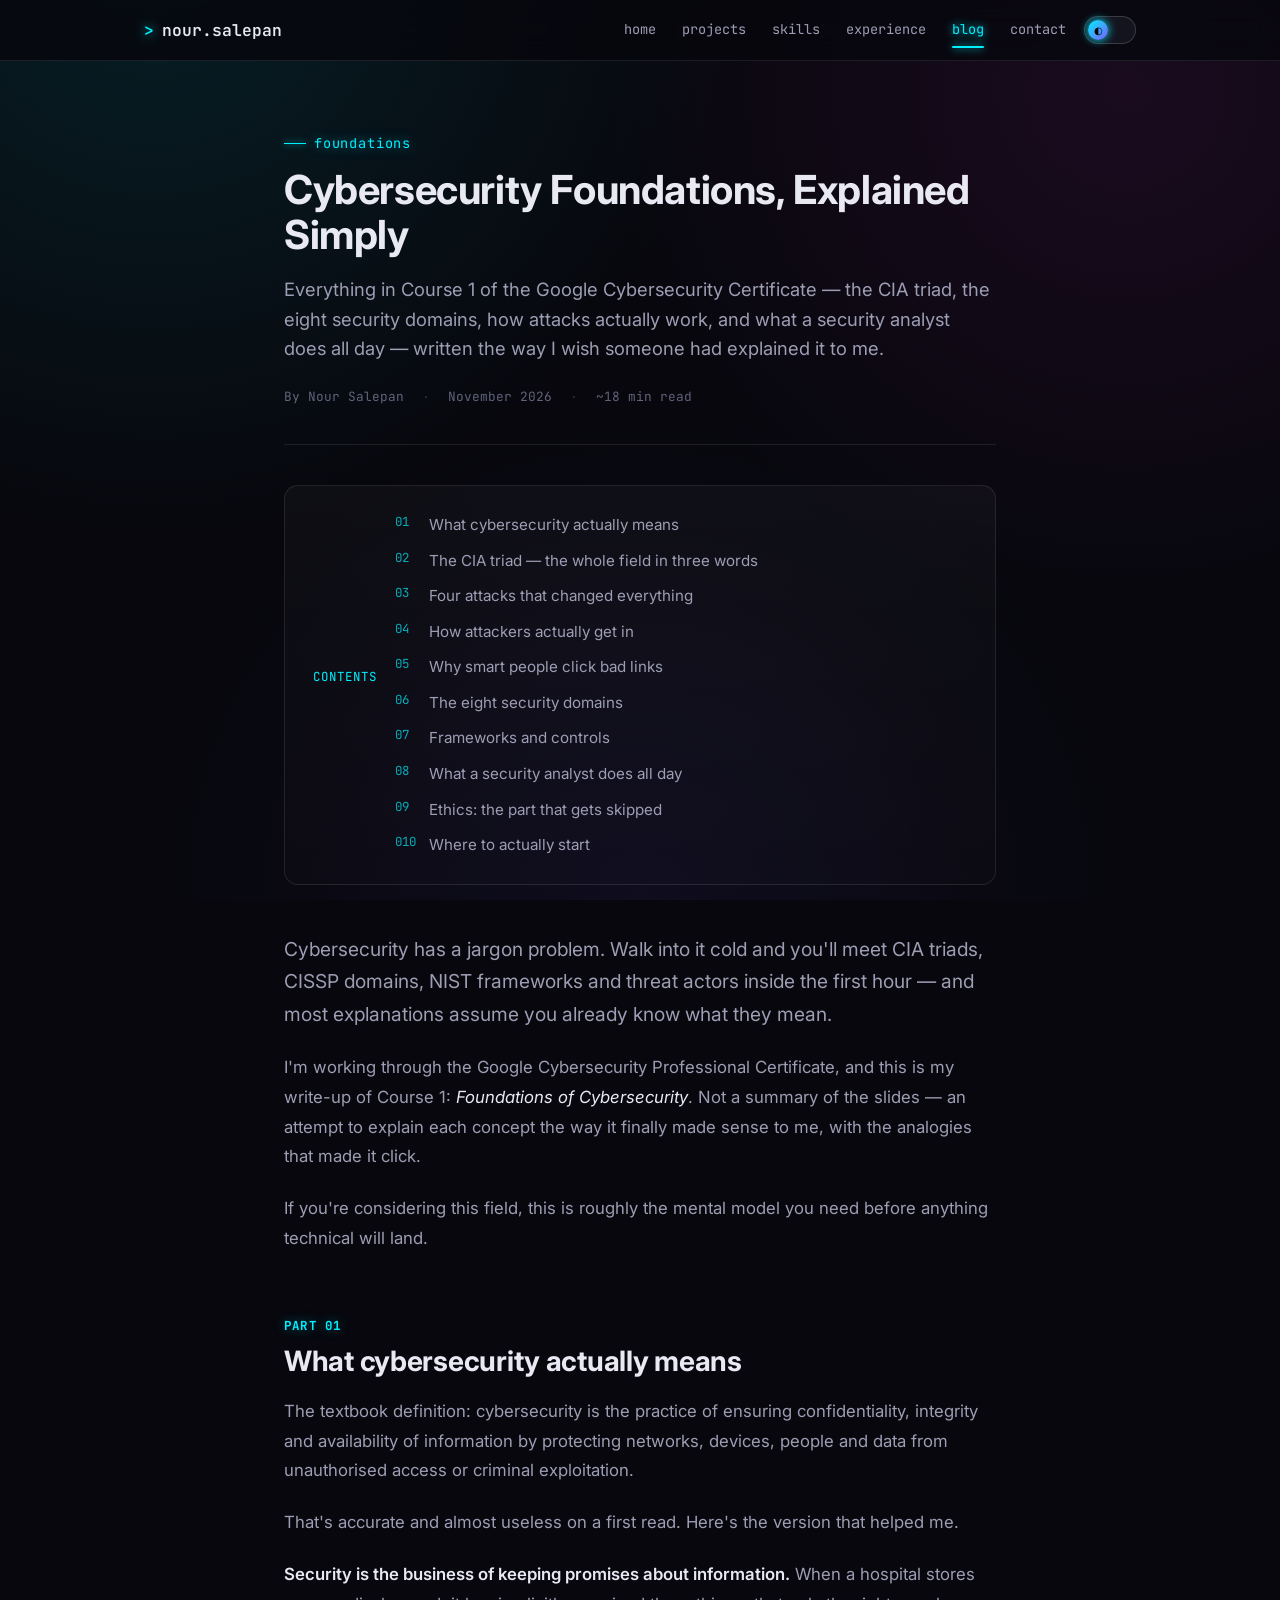
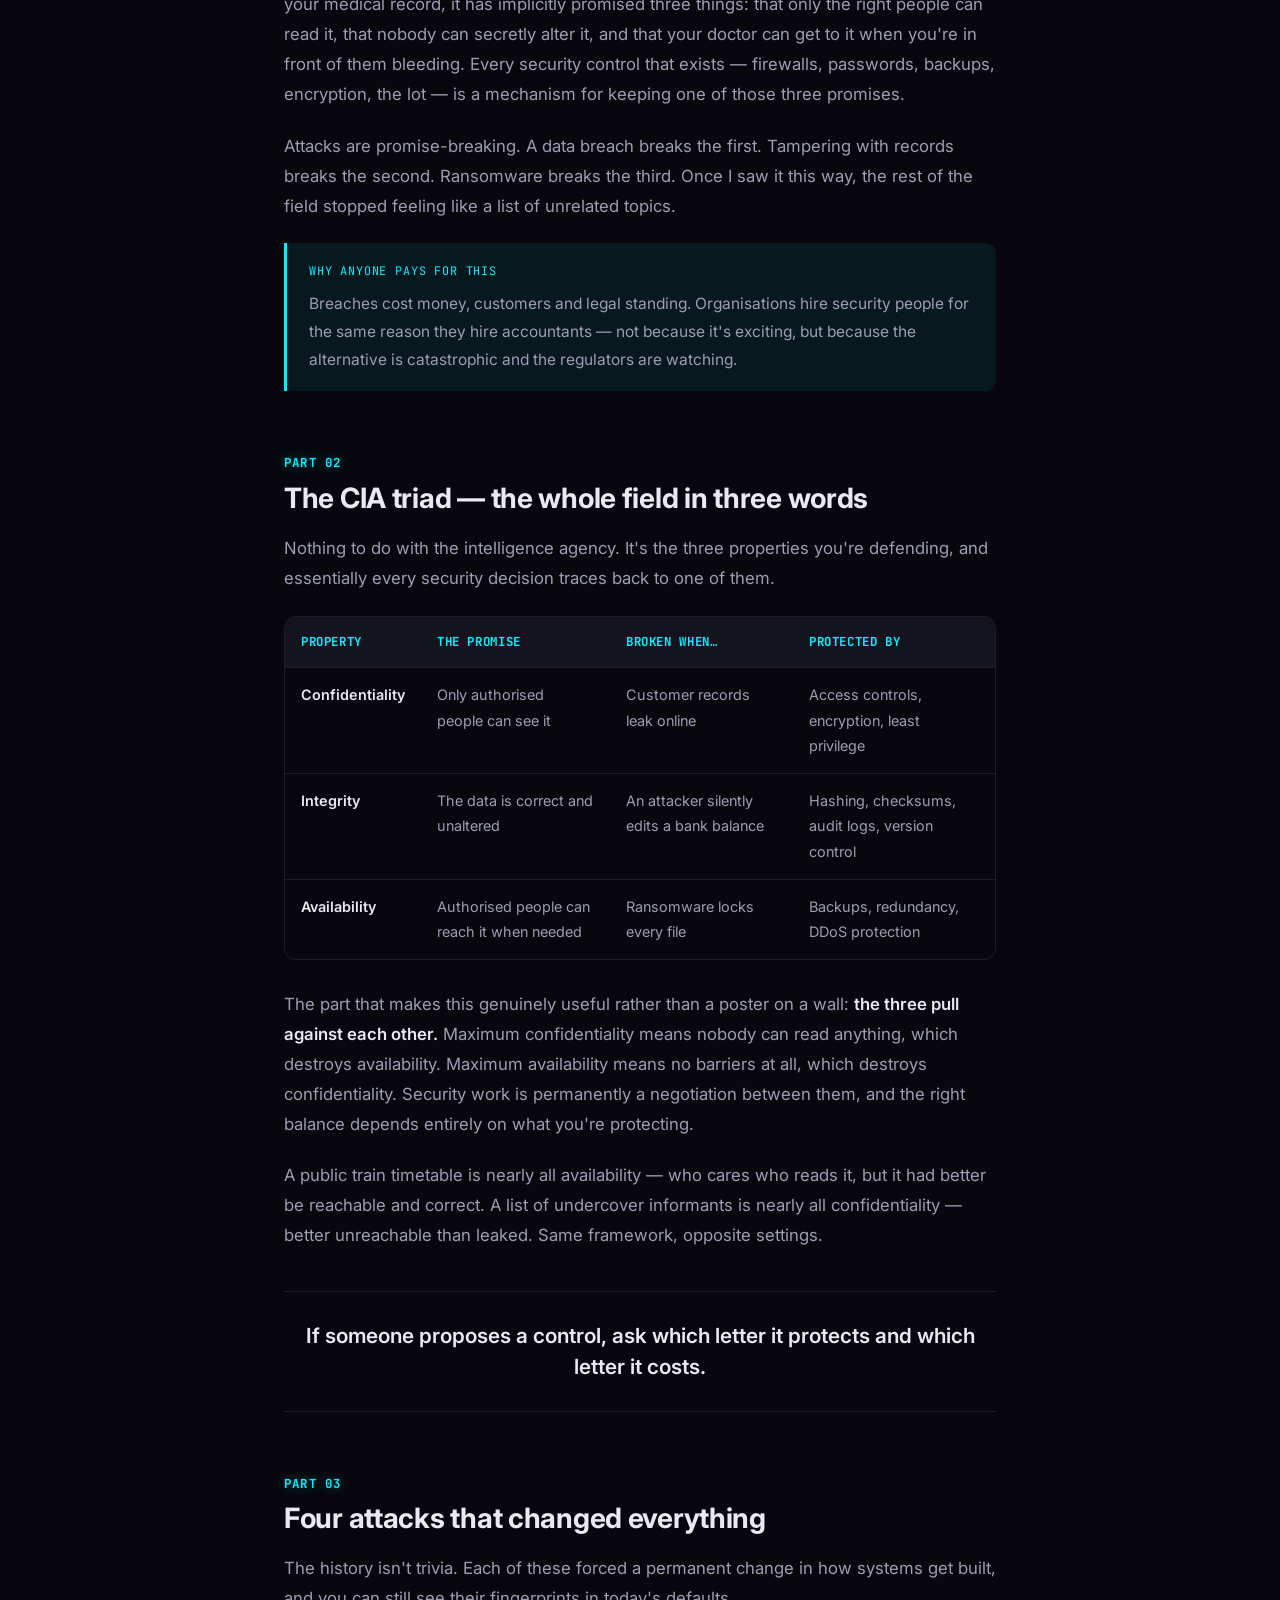
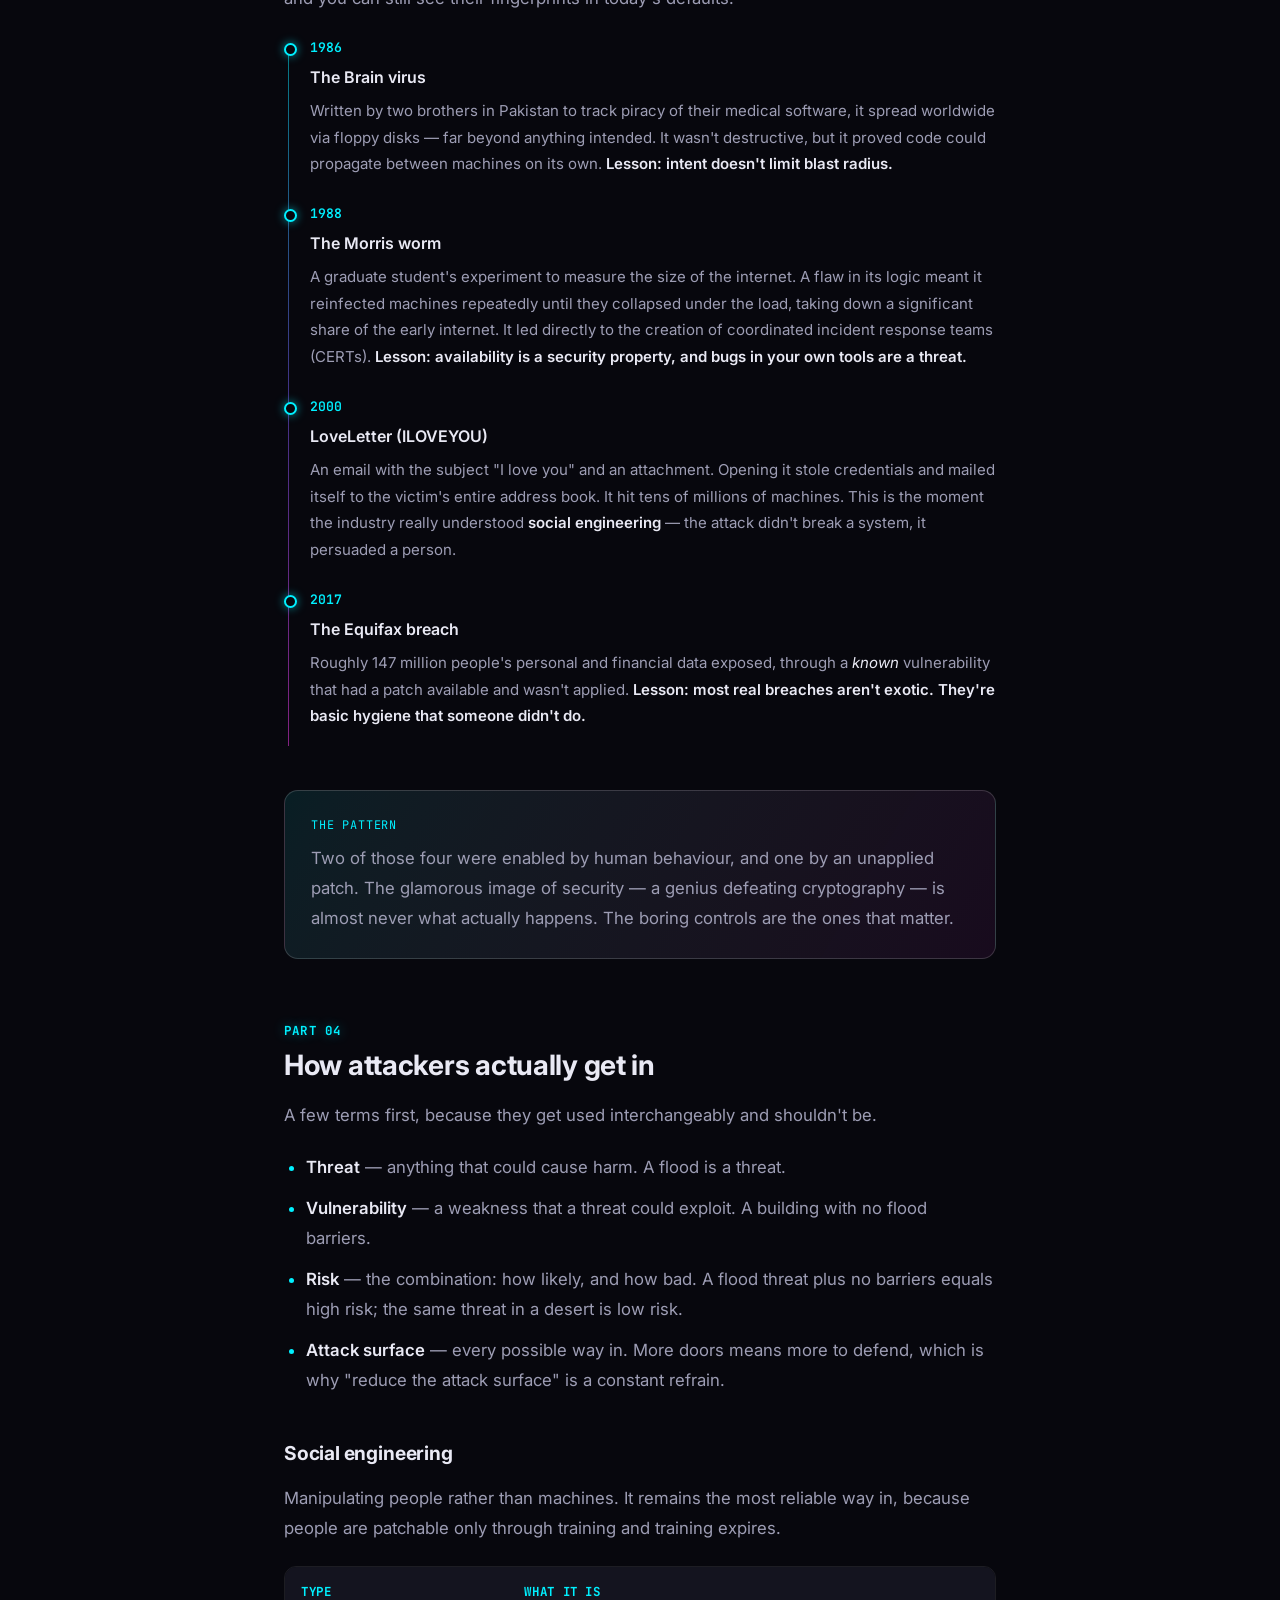
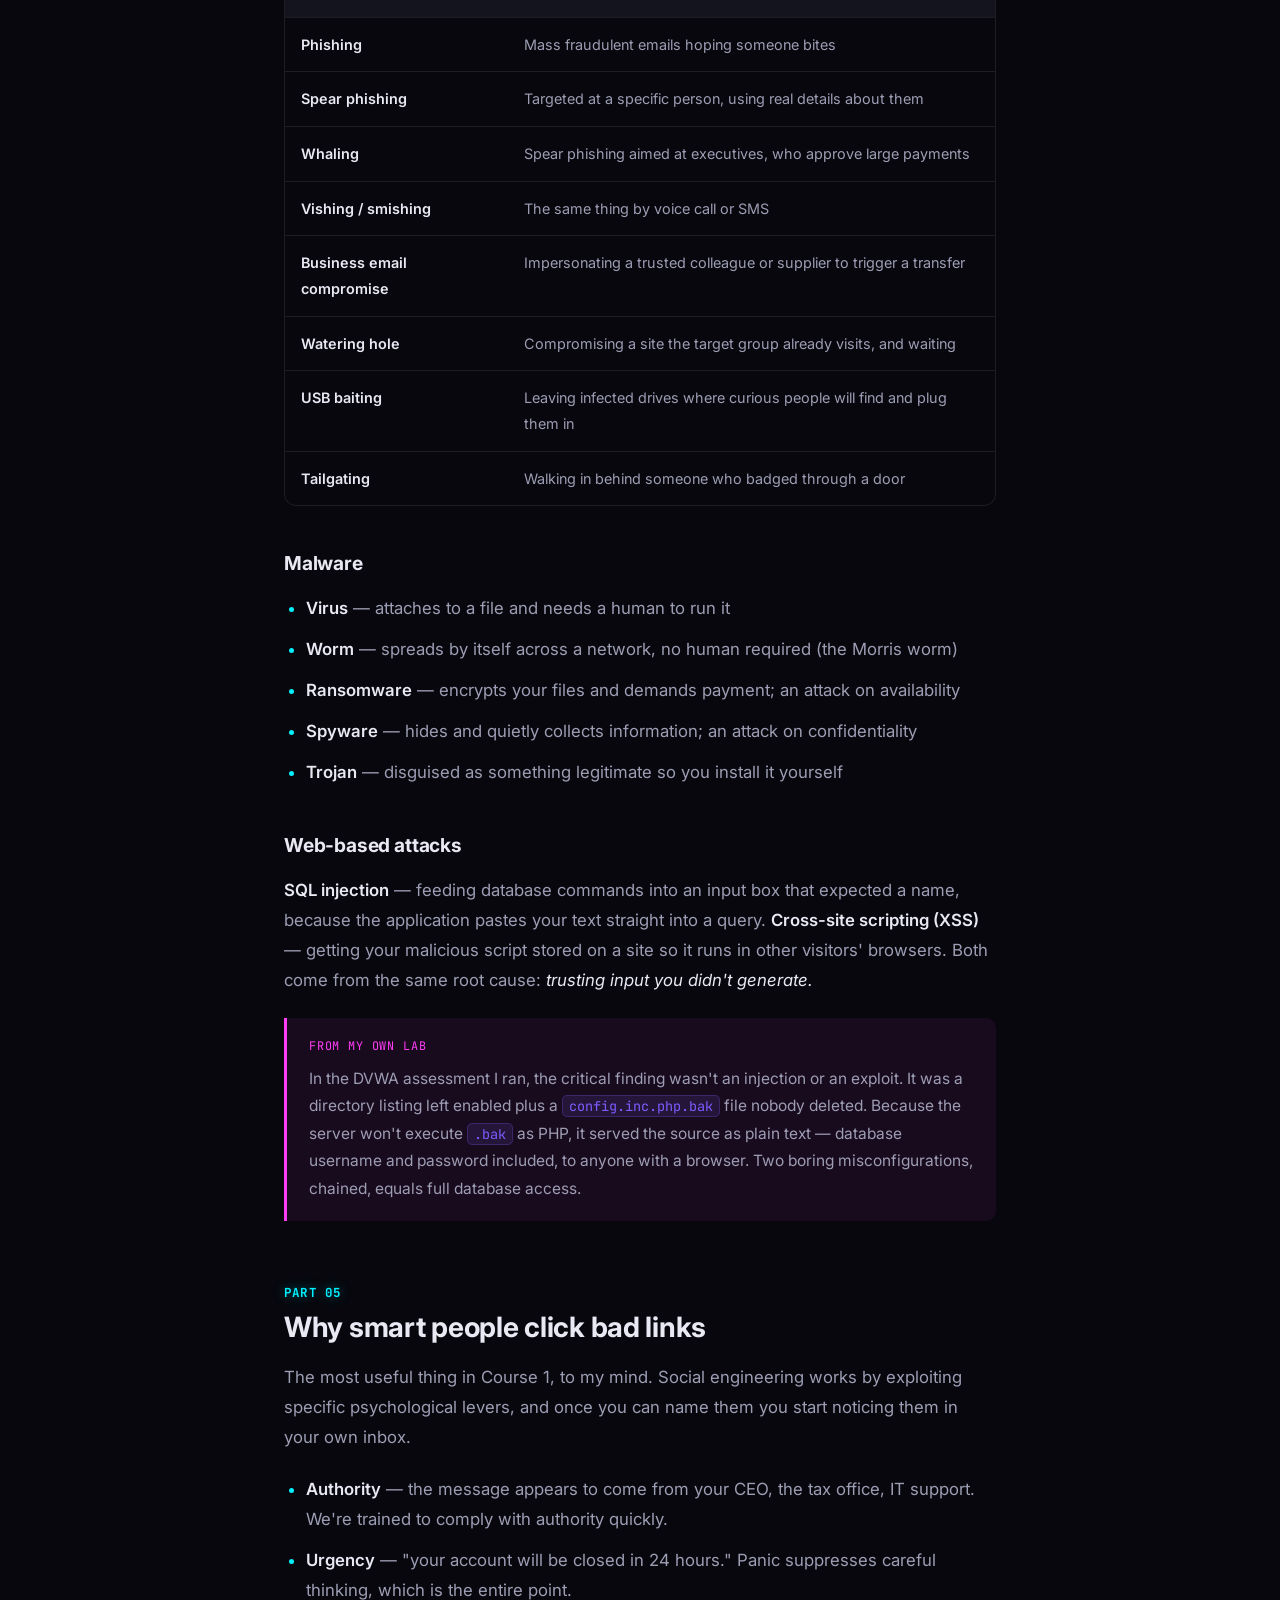
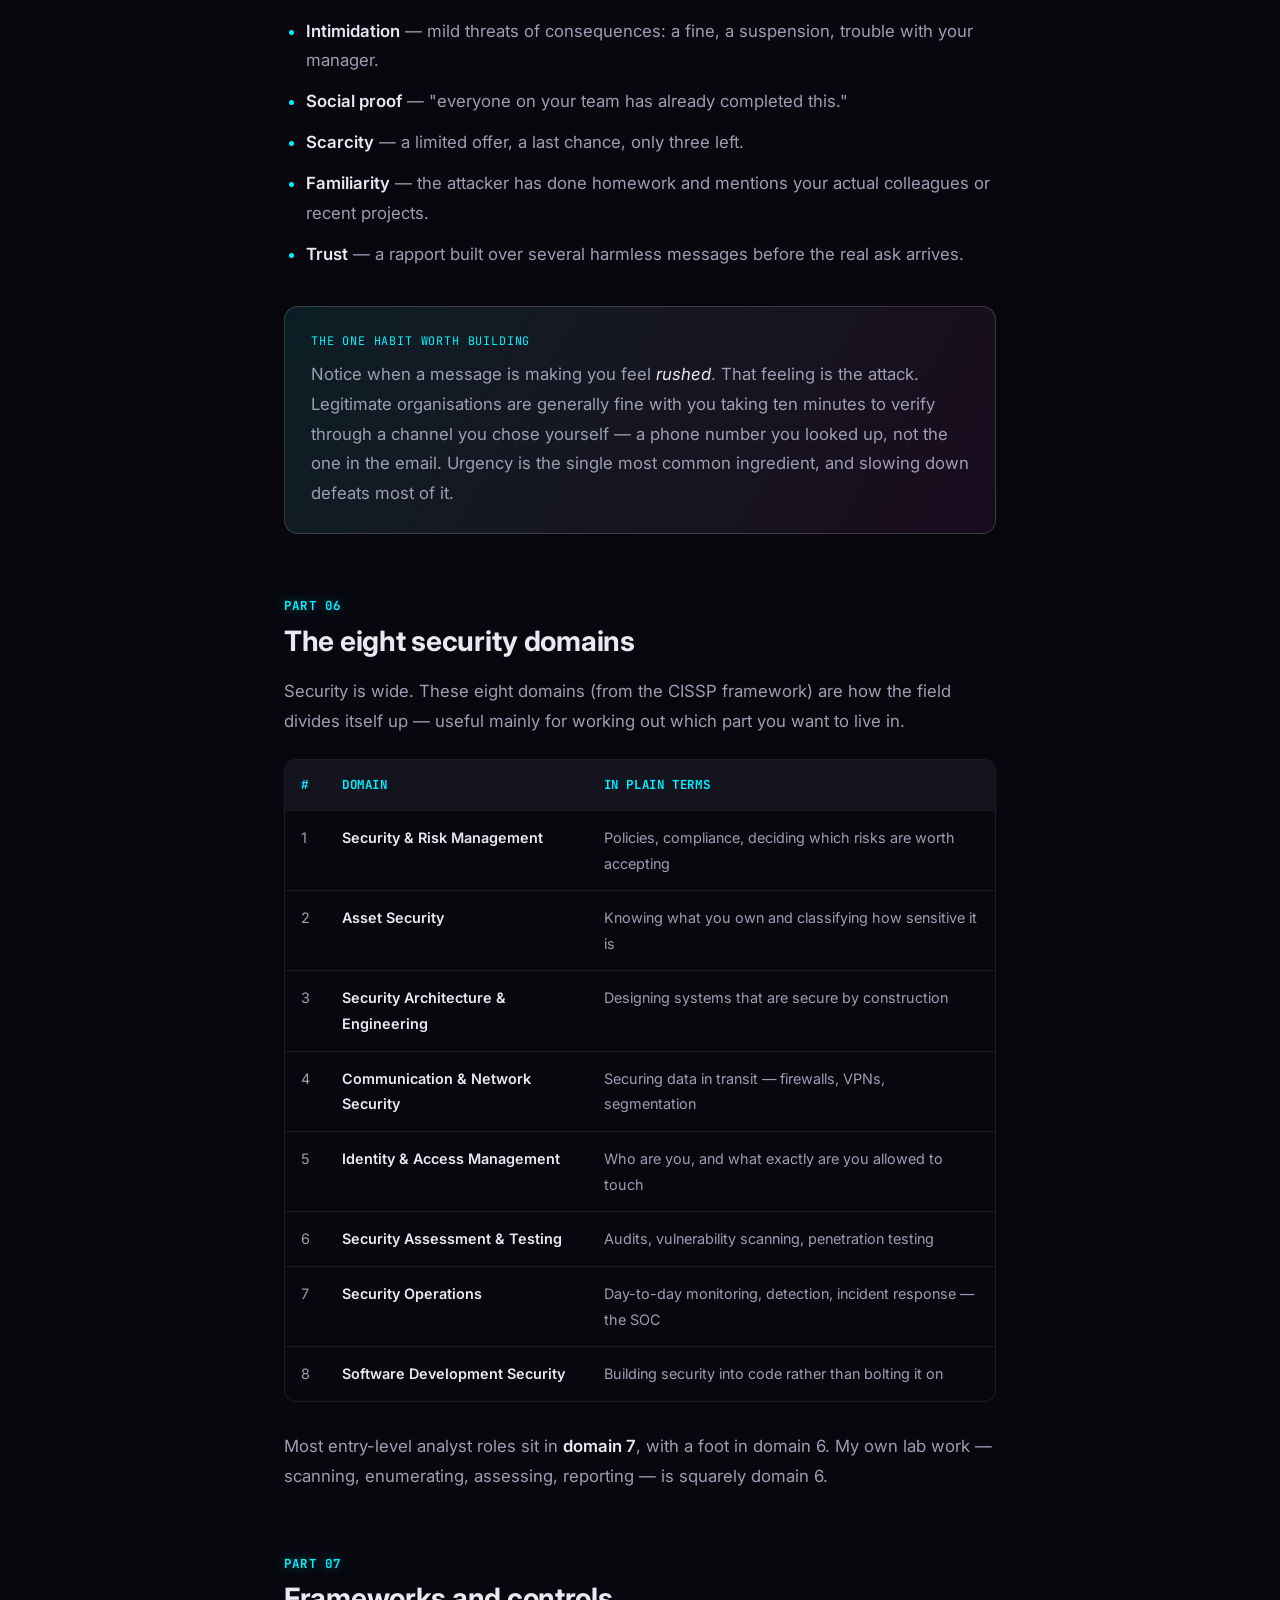
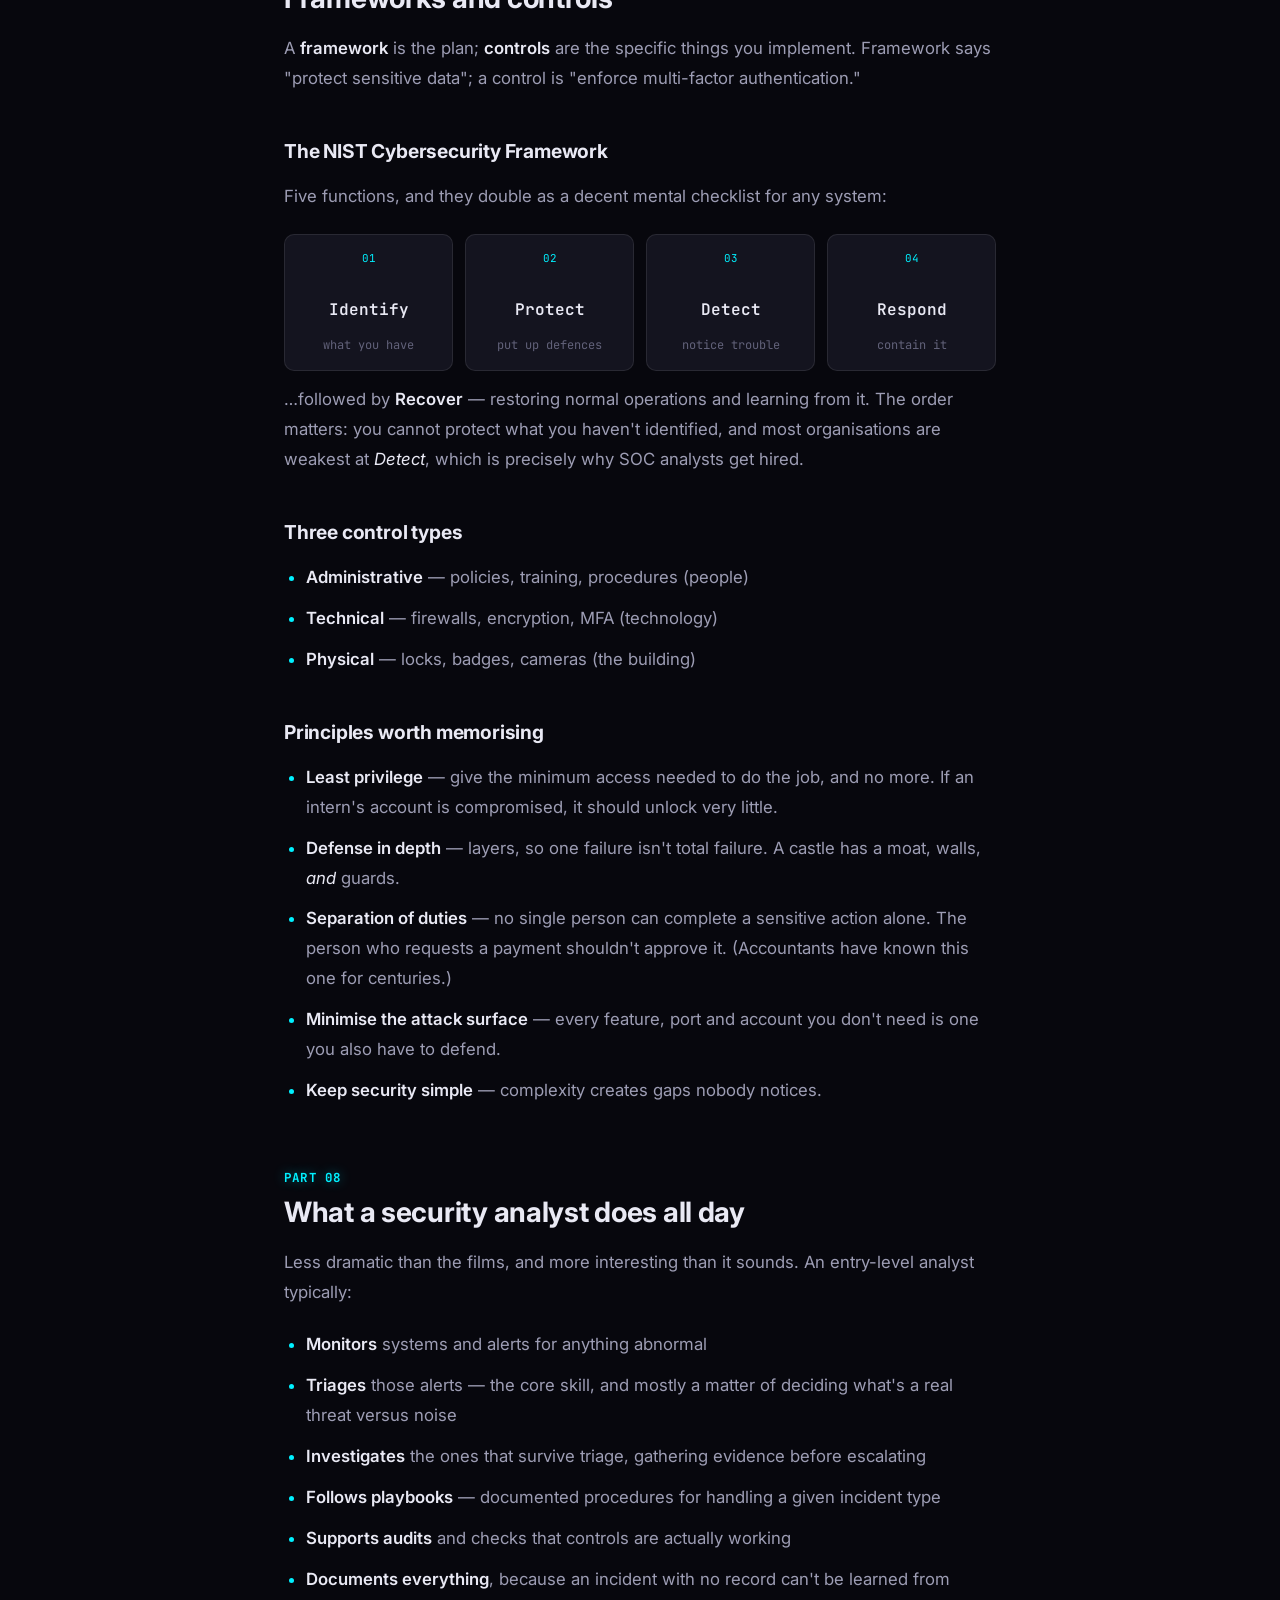
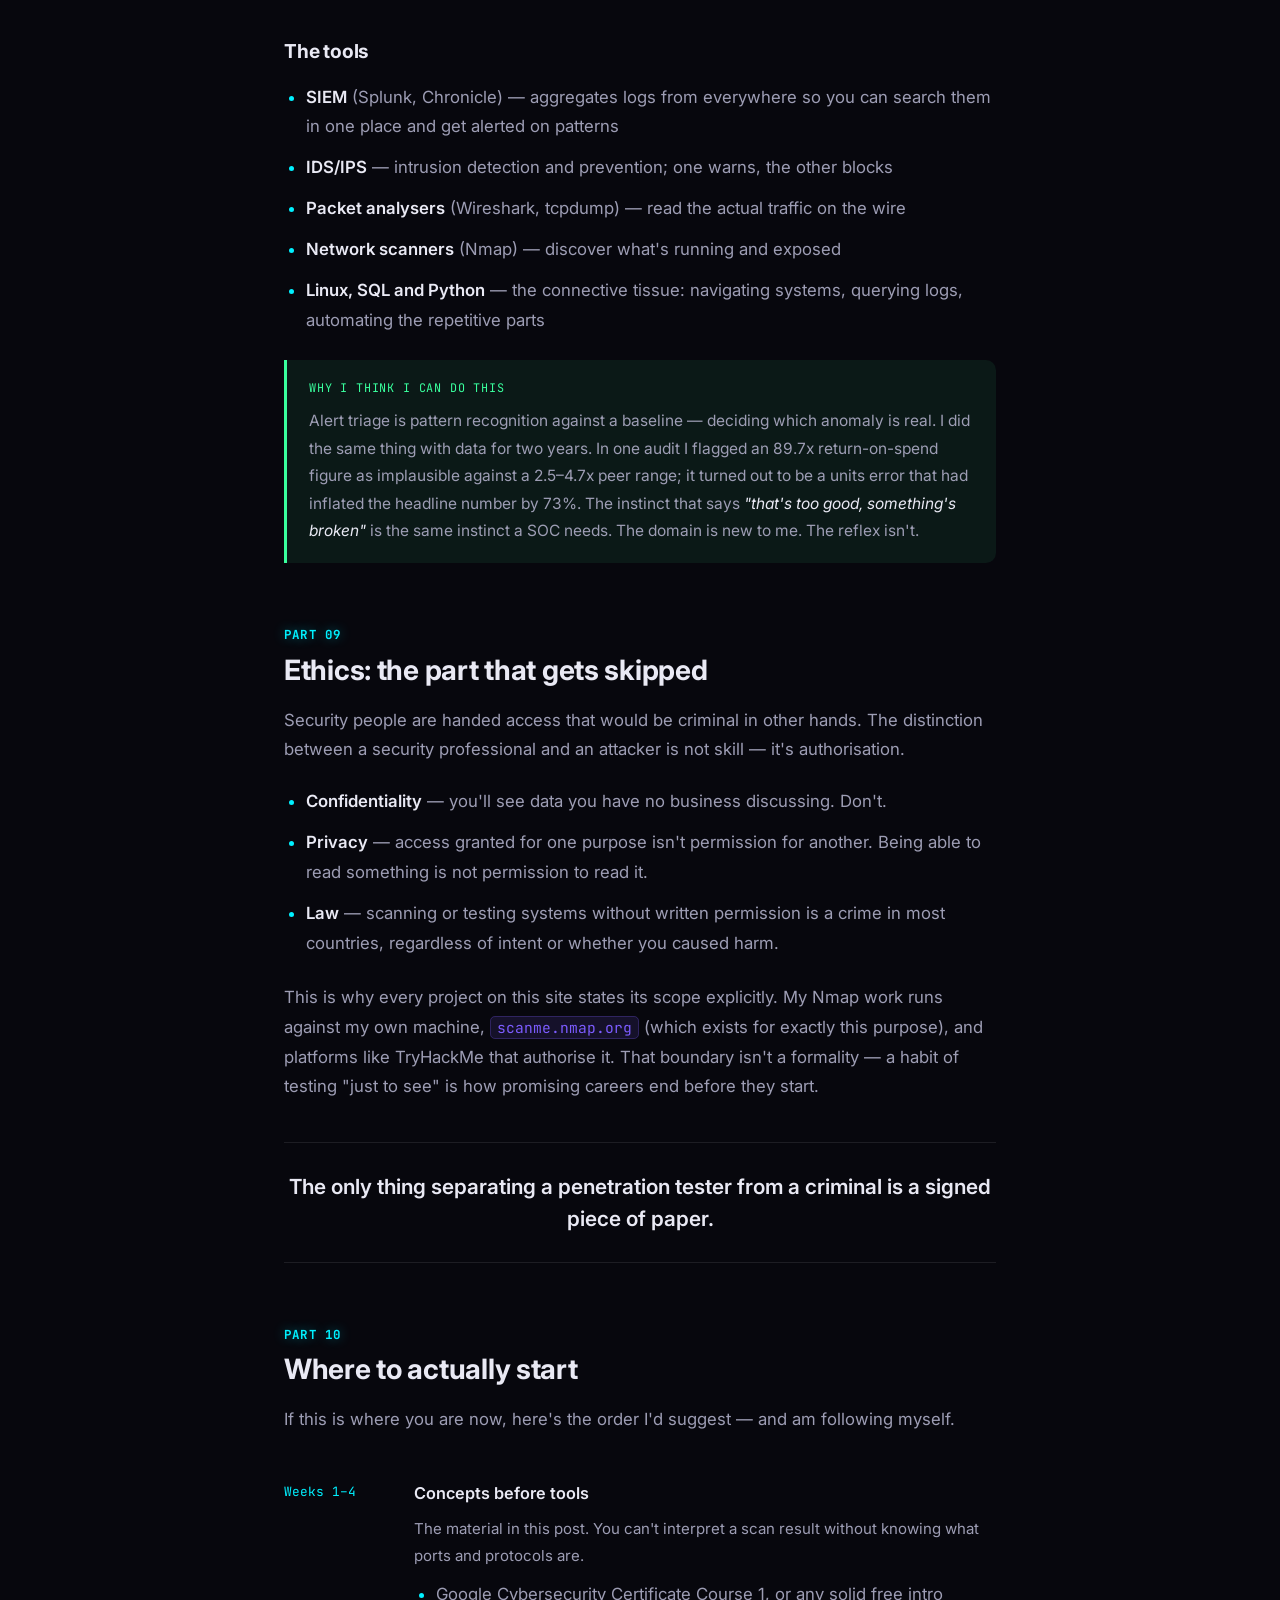
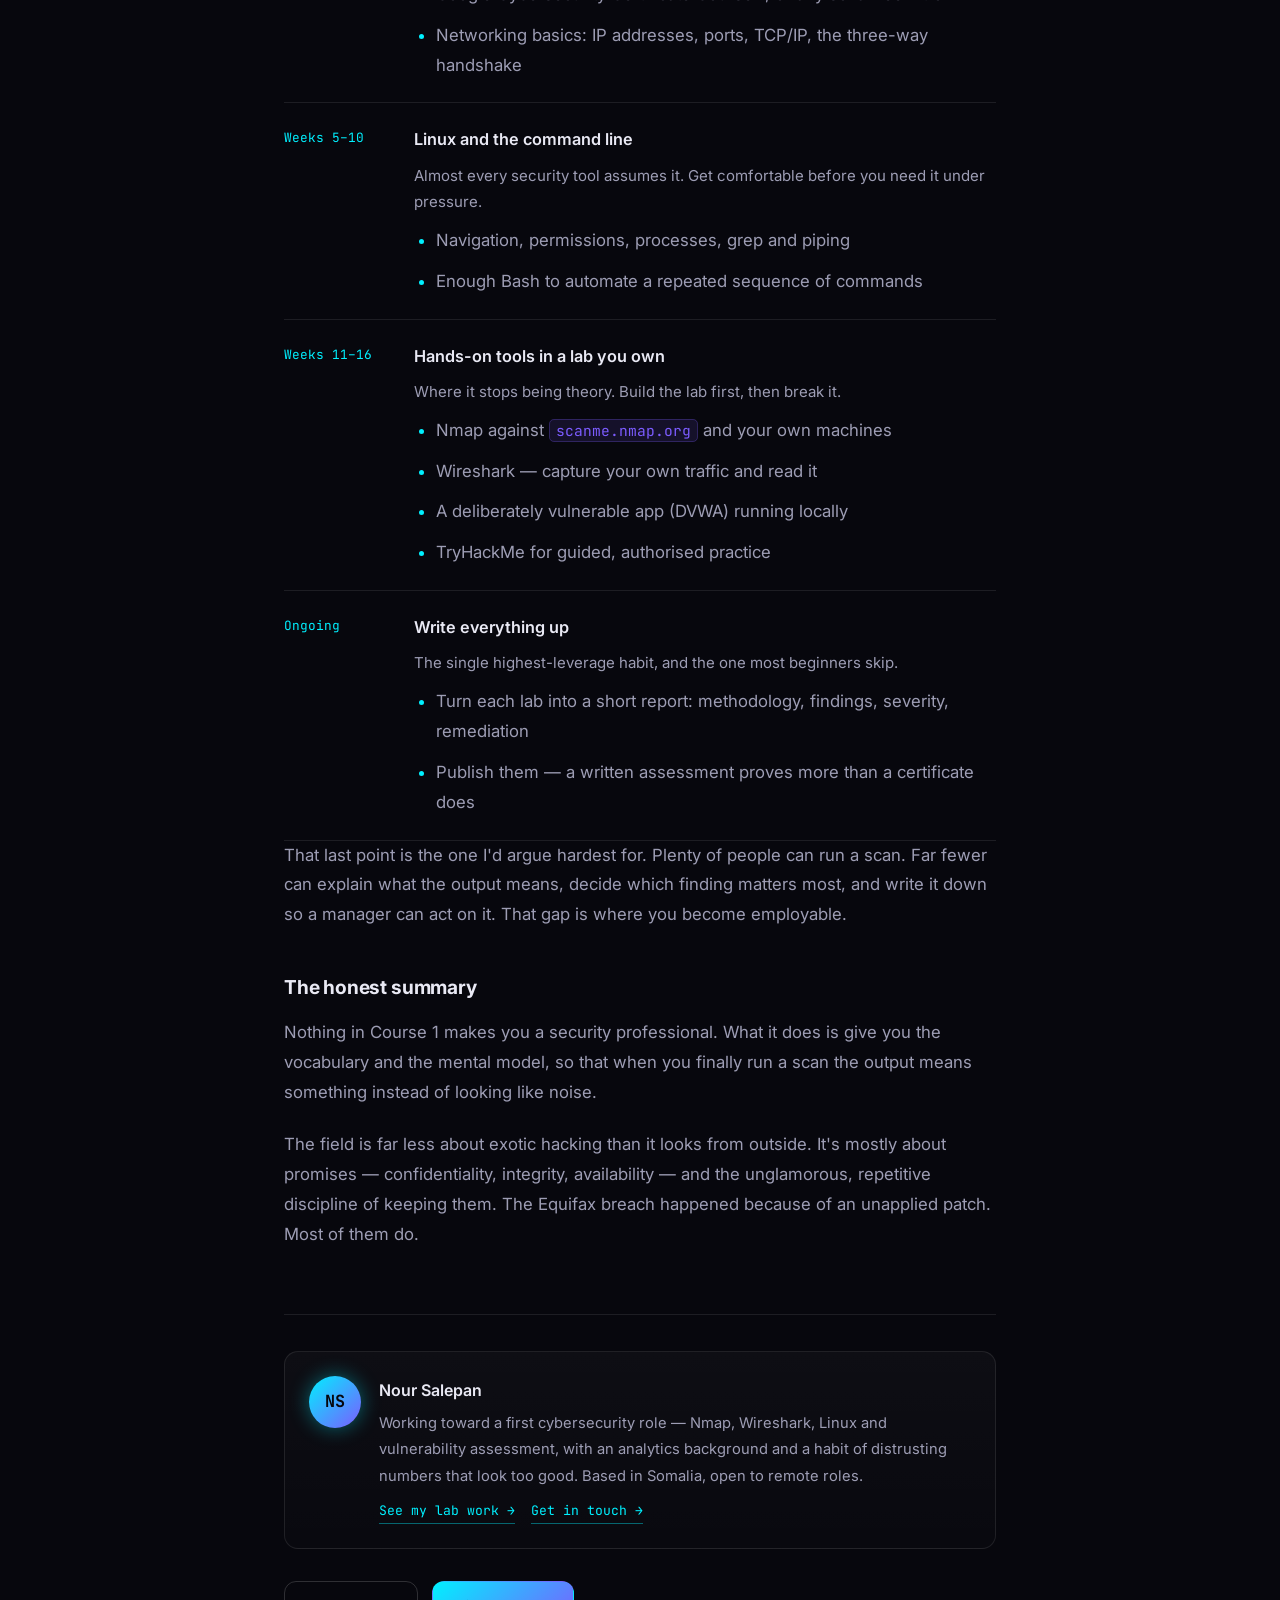
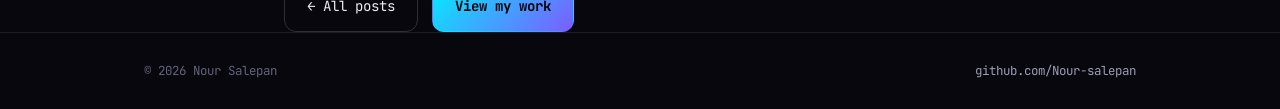
<file: post-cyber-foundations.html>
<!DOCTYPE html>
<html lang="en">
<head>
<meta charset="UTF-8">
<meta name="viewport" content="width=device-width, initial-scale=1.0">
<title>Cybersecurity Foundations, Explained Simply — Nour Salepan</title>
<meta name="description" content="Every core concept from Course 1 of the Google Cybersecurity Certificate — the CIA triad, the eight security domains, how attacks work, and what a security analyst actually does — in plain language.">
<script>(function(){var t=localStorage.getItem('theme');if(t)document.documentElement.setAttribute('data-theme',t);})();</script>
<link rel="preconnect" href="https://fonts.googleapis.com">
<link href="https://fonts.googleapis.com/css2?family=Inter:wght@400;500;600;700;800&family=JetBrains+Mono:wght@400;500;600;700&display=swap" rel="stylesheet">
<link rel="stylesheet" href="styles.css">
<link rel="stylesheet" href="article.css">
</head>
<body>

<div class="progress-bar" id="progressBar"></div>

<header>
  <div class="nav-wrap">
    <a href="index.html" class="logo"><span class="prompt">&gt;</span> nour.salepan</a>
    <button class="nav-toggle" id="navToggle" aria-label="Toggle menu">menu</button>
    <nav>
      <ul id="navList">
        <li><a href="index.html">home</a></li>
        <li><a href="projects.html">projects</a></li>
        <li><a href="skills.html">skills</a></li>
        <li><a href="experience.html">experience</a></li>
        <li><a href="blog.html" class="active">blog</a></li>
        <li><a href="contact.html">contact</a></li>
      </ul>
      <button class="theme-toggle" id="themeToggle" aria-label="Toggle theme"><span class="knob">◐</span></button>
    </nav>
  </div>
</header>

<main>
  <article class="article-wrap">

    <div class="post-head">
      <div class="eyebrow">foundations</div>
      <h1>Cybersecurity Foundations, Explained Simply</h1>
      <p class="post-sub">
        Everything in Course 1 of the Google Cybersecurity Certificate — the CIA triad, the
        eight security domains, how attacks actually work, and what a security analyst does
        all day — written the way I wish someone had explained it to me.
      </p>
      <div class="post-meta">
        <span>By Nour Salepan</span>
        <span class="sep">·</span>
        <span>November 2026</span>
        <span class="sep">·</span>
        <span>~18 min read</span>
      </div>
    </div>

    <nav class="toc">
      <div class="toc-title">Contents</div>
      <ol>
        <li><a href="#what">What cybersecurity actually means</a></li>
        <li><a href="#cia">The CIA triad — the whole field in three words</a></li>
        <li><a href="#history">Four attacks that changed everything</a></li>
        <li><a href="#threats">How attackers actually get in</a></li>
        <li><a href="#psychology">Why smart people click bad links</a></li>
        <li><a href="#domains">The eight security domains</a></li>
        <li><a href="#frameworks">Frameworks and controls</a></li>
        <li><a href="#job">What a security analyst does all day</a></li>
        <li><a href="#ethics">Ethics: the part that gets skipped</a></li>
        <li><a href="#start">Where to actually start</a></li>
      </ol>
    </nav>

    <div class="prose">

      <p class="lede">
        Cybersecurity has a jargon problem. Walk into it cold and you'll meet CIA triads,
        CISSP domains, NIST frameworks and threat actors inside the first hour — and most
        explanations assume you already know what they mean.
      </p>

      <p>
        I'm working through the Google Cybersecurity Professional Certificate, and this is my
        write-up of Course 1: <em>Foundations of Cybersecurity</em>. Not a summary of the
        slides — an attempt to explain each concept the way it finally made sense to me, with
        the analogies that made it click.
      </p>

      <p>
        If you're considering this field, this is roughly the mental model you need before
        anything technical will land.
      </p>

      <!-- 01 -->
      <h2 id="what"><span class="h2-num">Part 01</span>What cybersecurity actually means</h2>

      <p>
        The textbook definition: cybersecurity is the practice of ensuring confidentiality,
        integrity and availability of information by protecting networks, devices, people and
        data from unauthorised access or criminal exploitation.
      </p>

      <p>That's accurate and almost useless on a first read. Here's the version that helped me.</p>

      <p>
        <strong>Security is the business of keeping promises about information.</strong> When a
        hospital stores your medical record, it has implicitly promised three things: that
        only the right people can read it, that nobody can secretly alter it, and that your
        doctor can get to it when you're in front of them bleeding. Every security control
        that exists — firewalls, passwords, backups, encryption, the lot — is a mechanism for
        keeping one of those three promises.
      </p>

      <p>
        Attacks are promise-breaking. A data breach breaks the first. Tampering with records
        breaks the second. Ransomware breaks the third. Once I saw it this way, the rest of
        the field stopped feeling like a list of unrelated topics.
      </p>

      <div class="note">
        <div class="note-title">Why anyone pays for this</div>
        <p>
          Breaches cost money, customers and legal standing. Organisations hire security people
          for the same reason they hire accountants — not because it's exciting, but because the
          alternative is catastrophic and the regulators are watching.
        </p>
      </div>

      <!-- 02 -->
      <h2 id="cia"><span class="h2-num">Part 02</span>The CIA triad — the whole field in three words</h2>

      <p>
        Nothing to do with the intelligence agency. It's the three properties you're defending,
        and essentially every security decision traces back to one of them.
      </p>

      <div class="table-wrap">
        <table>
          <thead>
            <tr><th>Property</th><th>The promise</th><th>Broken when…</th><th>Protected by</th></tr>
          </thead>
          <tbody>
            <tr>
              <td><strong>Confidentiality</strong></td>
              <td>Only authorised people can see it</td>
              <td>Customer records leak online</td>
              <td>Access controls, encryption, least privilege</td>
            </tr>
            <tr>
              <td><strong>Integrity</strong></td>
              <td>The data is correct and unaltered</td>
              <td>An attacker silently edits a bank balance</td>
              <td>Hashing, checksums, audit logs, version control</td>
            </tr>
            <tr>
              <td><strong>Availability</strong></td>
              <td>Authorised people can reach it when needed</td>
              <td>Ransomware locks every file</td>
              <td>Backups, redundancy, DDoS protection</td>
            </tr>
          </tbody>
        </table>
      </div>

      <p>
        The part that makes this genuinely useful rather than a poster on a wall: <strong>the
        three pull against each other.</strong> Maximum confidentiality means nobody can read
        anything, which destroys availability. Maximum availability means no barriers at all,
        which destroys confidentiality. Security work is permanently a negotiation between
        them, and the right balance depends entirely on what you're protecting.
      </p>

      <p>
        A public train timetable is nearly all availability — who cares who reads it, but it
        had better be reachable and correct. A list of undercover informants is nearly all
        confidentiality — better unreachable than leaked. Same framework, opposite settings.
      </p>

      <div class="pull">
        If someone proposes a control, ask which letter it protects and which letter it costs.
      </div>

      <!-- 03 -->
      <h2 id="history"><span class="h2-num">Part 03</span>Four attacks that changed everything</h2>

      <p>
        The history isn't trivia. Each of these forced a permanent change in how systems get
        built, and you can still see their fingerprints in today's defaults.
      </p>

      <div class="hist">
        <div class="hist-item">
          <div class="hist-year">1986</div>
          <h4>The Brain virus</h4>
          <p>Written by two brothers in Pakistan to track piracy of their medical software, it spread worldwide via floppy disks — far beyond anything intended. It wasn't destructive, but it proved code could propagate between machines on its own. <strong>Lesson: intent doesn't limit blast radius.</strong></p>
        </div>
        <div class="hist-item">
          <div class="hist-year">1988</div>
          <h4>The Morris worm</h4>
          <p>A graduate student's experiment to measure the size of the internet. A flaw in its logic meant it reinfected machines repeatedly until they collapsed under the load, taking down a significant share of the early internet. It led directly to the creation of coordinated incident response teams (CERTs). <strong>Lesson: availability is a security property, and bugs in your own tools are a threat.</strong></p>
        </div>
        <div class="hist-item">
          <div class="hist-year">2000</div>
          <h4>LoveLetter (ILOVEYOU)</h4>
          <p>An email with the subject "I love you" and an attachment. Opening it stole credentials and mailed itself to the victim's entire address book. It hit tens of millions of machines. This is the moment the industry really understood <strong>social engineering</strong> — the attack didn't break a system, it persuaded a person.</p>
        </div>
        <div class="hist-item">
          <div class="hist-year">2017</div>
          <h4>The Equifax breach</h4>
          <p>Roughly 147 million people's personal and financial data exposed, through a <em>known</em> vulnerability that had a patch available and wasn't applied. <strong>Lesson: most real breaches aren't exotic. They're basic hygiene that someone didn't do.</strong></p>
        </div>
      </div>

      <div class="takeaway">
        <div class="note-title">The pattern</div>
        <p>
          Two of those four were enabled by human behaviour, and one by an unapplied patch. The
          glamorous image of security — a genius defeating cryptography — is almost never what
          actually happens. The boring controls are the ones that matter.
        </p>
      </div>

      <!-- 04 -->
      <h2 id="threats"><span class="h2-num">Part 04</span>How attackers actually get in</h2>

      <p>
        A few terms first, because they get used interchangeably and shouldn't be.
      </p>

      <ul>
        <li><strong>Threat</strong> — anything that could cause harm. A flood is a threat.</li>
        <li><strong>Vulnerability</strong> — a weakness that a threat could exploit. A building with no flood barriers.</li>
        <li><strong>Risk</strong> — the combination: how likely, and how bad. A flood threat plus no barriers equals high risk; the same threat in a desert is low risk.</li>
        <li><strong>Attack surface</strong> — every possible way in. More doors means more to defend, which is why "reduce the attack surface" is a constant refrain.</li>
      </ul>

      <h3>Social engineering</h3>

      <p>
        Manipulating people rather than machines. It remains the most reliable way in, because
        people are patchable only through training and training expires.
      </p>

      <div class="table-wrap">
        <table>
          <thead>
            <tr><th>Type</th><th>What it is</th></tr>
          </thead>
          <tbody>
            <tr><td><strong>Phishing</strong></td><td>Mass fraudulent emails hoping someone bites</td></tr>
            <tr><td><strong>Spear phishing</strong></td><td>Targeted at a specific person, using real details about them</td></tr>
            <tr><td><strong>Whaling</strong></td><td>Spear phishing aimed at executives, who approve large payments</td></tr>
            <tr><td><strong>Vishing / smishing</strong></td><td>The same thing by voice call or SMS</td></tr>
            <tr><td><strong>Business email compromise</strong></td><td>Impersonating a trusted colleague or supplier to trigger a transfer</td></tr>
            <tr><td><strong>Watering hole</strong></td><td>Compromising a site the target group already visits, and waiting</td></tr>
            <tr><td><strong>USB baiting</strong></td><td>Leaving infected drives where curious people will find and plug them in</td></tr>
            <tr><td><strong>Tailgating</strong></td><td>Walking in behind someone who badged through a door</td></tr>
          </tbody>
        </table>
      </div>

      <h3>Malware</h3>

      <ul>
        <li><strong>Virus</strong> — attaches to a file and needs a human to run it</li>
        <li><strong>Worm</strong> — spreads by itself across a network, no human required (the Morris worm)</li>
        <li><strong>Ransomware</strong> — encrypts your files and demands payment; an attack on availability</li>
        <li><strong>Spyware</strong> — hides and quietly collects information; an attack on confidentiality</li>
        <li><strong>Trojan</strong> — disguised as something legitimate so you install it yourself</li>
      </ul>

      <h3>Web-based attacks</h3>

      <p>
        <strong>SQL injection</strong> — feeding database commands into an input box that expected
        a name, because the application pastes your text straight into a query. <strong>Cross-site
        scripting (XSS)</strong> — getting your malicious script stored on a site so it runs in
        other visitors' browsers. Both come from the same root cause: <em>trusting input you
        didn't generate.</em>
      </p>

      <div class="note warn">
        <div class="note-title">From my own lab</div>
        <p>
          In the DVWA assessment I ran, the critical finding wasn't an injection or an exploit.
          It was a directory listing left enabled plus a <code>config.inc.php.bak</code> file
          nobody deleted. Because the server won't execute <code>.bak</code> as PHP, it served
          the source as plain text — database username and password included, to anyone with a
          browser. Two boring misconfigurations, chained, equals full database access.
        </p>
      </div>

      <!-- 05 -->
      <h2 id="psychology"><span class="h2-num">Part 05</span>Why smart people click bad links</h2>

      <p>
        The most useful thing in Course 1, to my mind. Social engineering works by exploiting
        specific psychological levers, and once you can name them you start noticing them in
        your own inbox.
      </p>

      <ul>
        <li><strong>Authority</strong> — the message appears to come from your CEO, the tax office, IT support. We're trained to comply with authority quickly.</li>
        <li><strong>Urgency</strong> — "your account will be closed in 24 hours." Panic suppresses careful thinking, which is the entire point.</li>
        <li><strong>Intimidation</strong> — mild threats of consequences: a fine, a suspension, trouble with your manager.</li>
        <li><strong>Social proof</strong> — "everyone on your team has already completed this."</li>
        <li><strong>Scarcity</strong> — a limited offer, a last chance, only three left.</li>
        <li><strong>Familiarity</strong> — the attacker has done homework and mentions your actual colleagues or recent projects.</li>
        <li><strong>Trust</strong> — a rapport built over several harmless messages before the real ask arrives.</li>
      </ul>

      <div class="takeaway">
        <div class="note-title">The one habit worth building</div>
        <p>
          Notice when a message is making you feel <em>rushed</em>. That feeling is the attack.
          Legitimate organisations are generally fine with you taking ten minutes to verify
          through a channel you chose yourself — a phone number you looked up, not the one in
          the email. Urgency is the single most common ingredient, and slowing down defeats
          most of it.
        </p>
      </div>

      <!-- 06 -->
      <h2 id="domains"><span class="h2-num">Part 06</span>The eight security domains</h2>

      <p>
        Security is wide. These eight domains (from the CISSP framework) are how the field
        divides itself up — useful mainly for working out which part you want to live in.
      </p>

      <div class="table-wrap">
        <table>
          <thead>
            <tr><th>#</th><th>Domain</th><th>In plain terms</th></tr>
          </thead>
          <tbody>
            <tr><td>1</td><td><strong>Security &amp; Risk Management</strong></td><td>Policies, compliance, deciding which risks are worth accepting</td></tr>
            <tr><td>2</td><td><strong>Asset Security</strong></td><td>Knowing what you own and classifying how sensitive it is</td></tr>
            <tr><td>3</td><td><strong>Security Architecture &amp; Engineering</strong></td><td>Designing systems that are secure by construction</td></tr>
            <tr><td>4</td><td><strong>Communication &amp; Network Security</strong></td><td>Securing data in transit — firewalls, VPNs, segmentation</td></tr>
            <tr><td>5</td><td><strong>Identity &amp; Access Management</strong></td><td>Who are you, and what exactly are you allowed to touch</td></tr>
            <tr><td>6</td><td><strong>Security Assessment &amp; Testing</strong></td><td>Audits, vulnerability scanning, penetration testing</td></tr>
            <tr><td>7</td><td><strong>Security Operations</strong></td><td>Day-to-day monitoring, detection, incident response — the SOC</td></tr>
            <tr><td>8</td><td><strong>Software Development Security</strong></td><td>Building security into code rather than bolting it on</td></tr>
          </tbody>
        </table>
      </div>

      <p>
        Most entry-level analyst roles sit in <strong>domain 7</strong>, with a foot in domain 6.
        My own lab work — scanning, enumerating, assessing, reporting — is squarely domain 6.
      </p>

      <!-- 07 -->
      <h2 id="frameworks"><span class="h2-num">Part 07</span>Frameworks and controls</h2>

      <p>
        A <strong>framework</strong> is the plan; <strong>controls</strong> are the specific
        things you implement. Framework says "protect sensitive data"; a control is "enforce
        multi-factor authentication."
      </p>

      <h3>The NIST Cybersecurity Framework</h3>

      <p>Five functions, and they double as a decent mental checklist for any system:</p>

      <div class="flow">
        <div class="flow-step"><span class="flow-num">01</span><h4>Identify</h4><p>what you have</p></div>
        <div class="flow-step"><span class="flow-num">02</span><h4>Protect</h4><p>put up defences</p></div>
        <div class="flow-step"><span class="flow-num">03</span><h4>Detect</h4><p>notice trouble</p></div>
        <div class="flow-step"><span class="flow-num">04</span><h4>Respond</h4><p>contain it</p></div>
      </div>

      <p style="margin-top: -8px;">
        …followed by <strong>Recover</strong> — restoring normal operations and learning from it.
        The order matters: you cannot protect what you haven't identified, and most organisations
        are weakest at <em>Detect</em>, which is precisely why SOC analysts get hired.
      </p>

      <h3>Three control types</h3>

      <ul>
        <li><strong>Administrative</strong> — policies, training, procedures (people)</li>
        <li><strong>Technical</strong> — firewalls, encryption, MFA (technology)</li>
        <li><strong>Physical</strong> — locks, badges, cameras (the building)</li>
      </ul>

      <h3>Principles worth memorising</h3>

      <ul>
        <li><strong>Least privilege</strong> — give the minimum access needed to do the job, and no more. If an intern's account is compromised, it should unlock very little.</li>
        <li><strong>Defense in depth</strong> — layers, so one failure isn't total failure. A castle has a moat, walls, <em>and</em> guards.</li>
        <li><strong>Separation of duties</strong> — no single person can complete a sensitive action alone. The person who requests a payment shouldn't approve it. (Accountants have known this one for centuries.)</li>
        <li><strong>Minimise the attack surface</strong> — every feature, port and account you don't need is one you also have to defend.</li>
        <li><strong>Keep security simple</strong> — complexity creates gaps nobody notices.</li>
      </ul>

      <!-- 08 -->
      <h2 id="job"><span class="h2-num">Part 08</span>What a security analyst does all day</h2>

      <p>
        Less dramatic than the films, and more interesting than it sounds. An entry-level
        analyst typically:
      </p>

      <ul>
        <li><strong>Monitors</strong> systems and alerts for anything abnormal</li>
        <li><strong>Triages</strong> those alerts — the core skill, and mostly a matter of deciding what's a real threat versus noise</li>
        <li><strong>Investigates</strong> the ones that survive triage, gathering evidence before escalating</li>
        <li><strong>Follows playbooks</strong> — documented procedures for handling a given incident type</li>
        <li><strong>Supports audits</strong> and checks that controls are actually working</li>
        <li><strong>Documents everything</strong>, because an incident with no record can't be learned from</li>
      </ul>

      <h3>The tools</h3>

      <ul>
        <li><strong>SIEM</strong> (Splunk, Chronicle) — aggregates logs from everywhere so you can search them in one place and get alerted on patterns</li>
        <li><strong>IDS/IPS</strong> — intrusion detection and prevention; one warns, the other blocks</li>
        <li><strong>Packet analysers</strong> (Wireshark, tcpdump) — read the actual traffic on the wire</li>
        <li><strong>Network scanners</strong> (Nmap) — discover what's running and exposed</li>
        <li><strong>Linux, SQL and Python</strong> — the connective tissue: navigating systems, querying logs, automating the repetitive parts</li>
      </ul>

      <div class="note good">
        <div class="note-title">Why I think I can do this</div>
        <p>
          Alert triage is pattern recognition against a baseline — deciding which anomaly is real.
          I did the same thing with data for two years. In one audit I flagged an 89.7x
          return-on-spend figure as implausible against a 2.5–4.7x peer range; it turned out to be
          a units error that had inflated the headline number by 73%. The instinct that says
          <em>"that's too good, something's broken"</em> is the same instinct a SOC needs. The
          domain is new to me. The reflex isn't.
        </p>
      </div>

      <!-- 09 -->
      <h2 id="ethics"><span class="h2-num">Part 09</span>Ethics: the part that gets skipped</h2>

      <p>
        Security people are handed access that would be criminal in other hands. The
        distinction between a security professional and an attacker is not skill — it's
        authorisation.
      </p>

      <ul>
        <li><strong>Confidentiality</strong> — you'll see data you have no business discussing. Don't.</li>
        <li><strong>Privacy</strong> — access granted for one purpose isn't permission for another. Being able to read something is not permission to read it.</li>
        <li><strong>Law</strong> — scanning or testing systems without written permission is a crime in most countries, regardless of intent or whether you caused harm.</li>
      </ul>

      <p>
        This is why every project on this site states its scope explicitly. My Nmap work runs
        against my own machine, <code>scanme.nmap.org</code> (which exists for exactly this
        purpose), and platforms like TryHackMe that authorise it. That boundary isn't a
        formality — a habit of testing "just to see" is how promising careers end before they
        start.
      </p>

      <div class="pull">
        The only thing separating a penetration tester from a criminal is a signed piece of paper.
      </div>

      <!-- 10 -->
      <h2 id="start"><span class="h2-num">Part 10</span>Where to actually start</h2>

      <p>If this is where you are now, here's the order I'd suggest — and am following myself.</p>

      <div class="phase">
        <div class="phase-time">Weeks 1–4</div>
        <div>
          <h4>Concepts before tools</h4>
          <p>The material in this post. You can't interpret a scan result without knowing what ports and protocols are.</p>
          <ul>
            <li>Google Cybersecurity Certificate Course 1, or any solid free intro</li>
            <li>Networking basics: IP addresses, ports, TCP/IP, the three-way handshake</li>
          </ul>
        </div>
      </div>

      <div class="phase">
        <div class="phase-time">Weeks 5–10</div>
        <div>
          <h4>Linux and the command line</h4>
          <p>Almost every security tool assumes it. Get comfortable before you need it under pressure.</p>
          <ul>
            <li>Navigation, permissions, processes, grep and piping</li>
            <li>Enough Bash to automate a repeated sequence of commands</li>
          </ul>
        </div>
      </div>

      <div class="phase">
        <div class="phase-time">Weeks 11–16</div>
        <div>
          <h4>Hands-on tools in a lab you own</h4>
          <p>Where it stops being theory. Build the lab first, then break it.</p>
          <ul>
            <li>Nmap against <code>scanme.nmap.org</code> and your own machines</li>
            <li>Wireshark — capture your own traffic and read it</li>
            <li>A deliberately vulnerable app (DVWA) running locally</li>
            <li>TryHackMe for guided, authorised practice</li>
          </ul>
        </div>
      </div>

      <div class="phase">
        <div class="phase-time">Ongoing</div>
        <div>
          <h4>Write everything up</h4>
          <p>The single highest-leverage habit, and the one most beginners skip.</p>
          <ul>
            <li>Turn each lab into a short report: methodology, findings, severity, remediation</li>
            <li>Publish them — a written assessment proves more than a certificate does</li>
          </ul>
        </div>
      </div>

      <p>
        That last point is the one I'd argue hardest for. Plenty of people can run a scan.
        Far fewer can explain what the output means, decide which finding matters most, and
        write it down so a manager can act on it. That gap is where you become employable.
      </p>

      <h3>The honest summary</h3>

      <p>
        Nothing in Course 1 makes you a security professional. What it does is give you the
        vocabulary and the mental model, so that when you finally run a scan the output means
        something instead of looking like noise.
      </p>

      <p>
        The field is far less about exotic hacking than it looks from outside. It's mostly
        about promises — confidentiality, integrity, availability — and the unglamorous,
        repetitive discipline of keeping them. The Equifax breach happened because of an
        unapplied patch. Most of them do.
      </p>

      <div class="post-foot">
        <div class="author-box">
          <div class="author-avatar">NS</div>
          <div>
            <h4>Nour Salepan</h4>
            <p>
              Working toward a first cybersecurity role — Nmap, Wireshark, Linux and
              vulnerability assessment, with an analytics background and a habit of distrusting
              numbers that look too good. Based in Somalia, open to remote roles.
            </p>
            <div class="card-links">
              <a href="projects.html">See my lab work →</a>
              <a href="contact.html">Get in touch →</a>
            </div>
          </div>
        </div>

        <div class="btn-row">
          <a href="blog.html" class="btn btn-outline">← All posts</a>
          <a href="projects.html" class="btn btn-primary">View my work</a>
        </div>
      </div>

    </div>
  </article>
</main>

<footer>
  <div class="container footer-wrap">
    <span>© 2026 Nour Salepan</span>
    <span><a href="https://github.com/Nour-salepan" target="_blank" rel="noopener">github.com/Nour-salepan</a></span>
  </div>
</footer>

<script src="theme.js"></script>
<script>
  window.addEventListener('scroll', function () {
    var bar = document.getElementById('progressBar');
    if (!bar) return;
    var h = document.documentElement;
    var pct = (h.scrollTop) / (h.scrollHeight - h.clientHeight) * 100;
    bar.style.width = Math.min(pct, 100) + '%';
  });
</script>
</body>
</html>
</file>
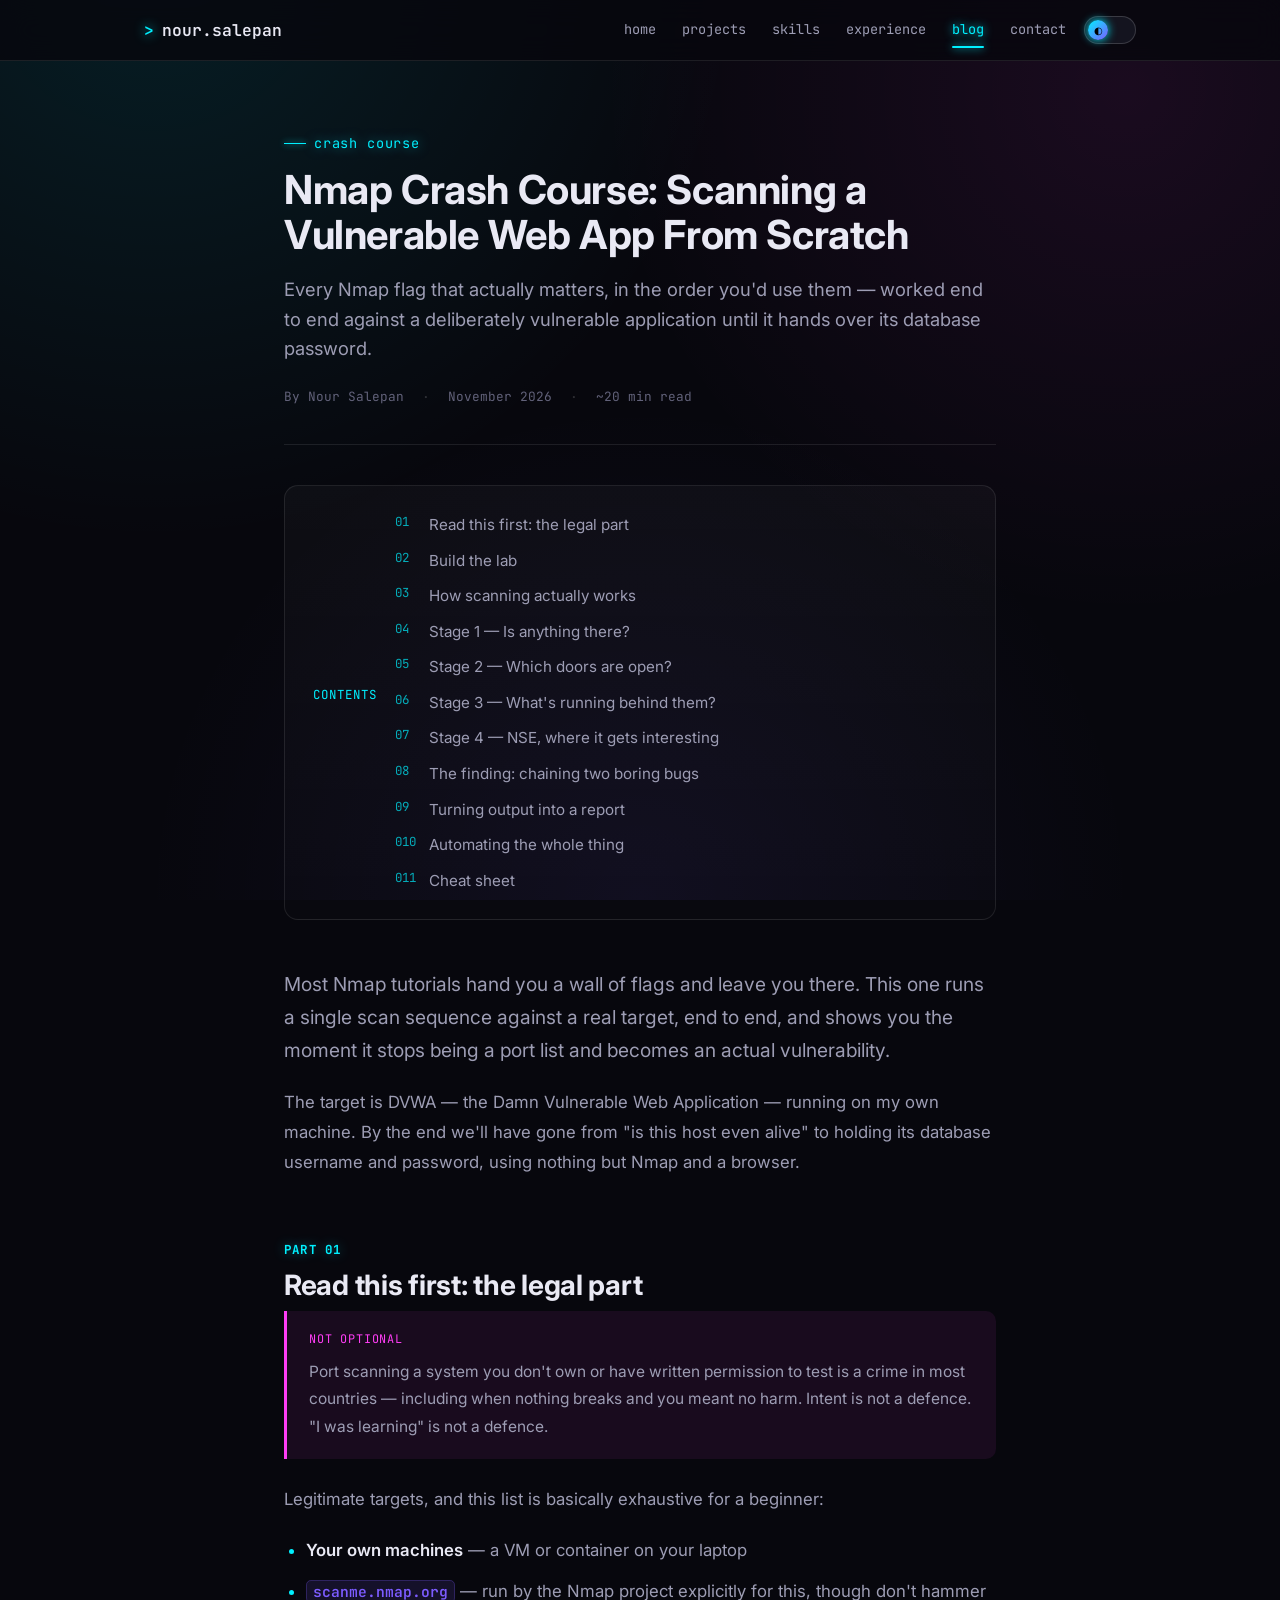
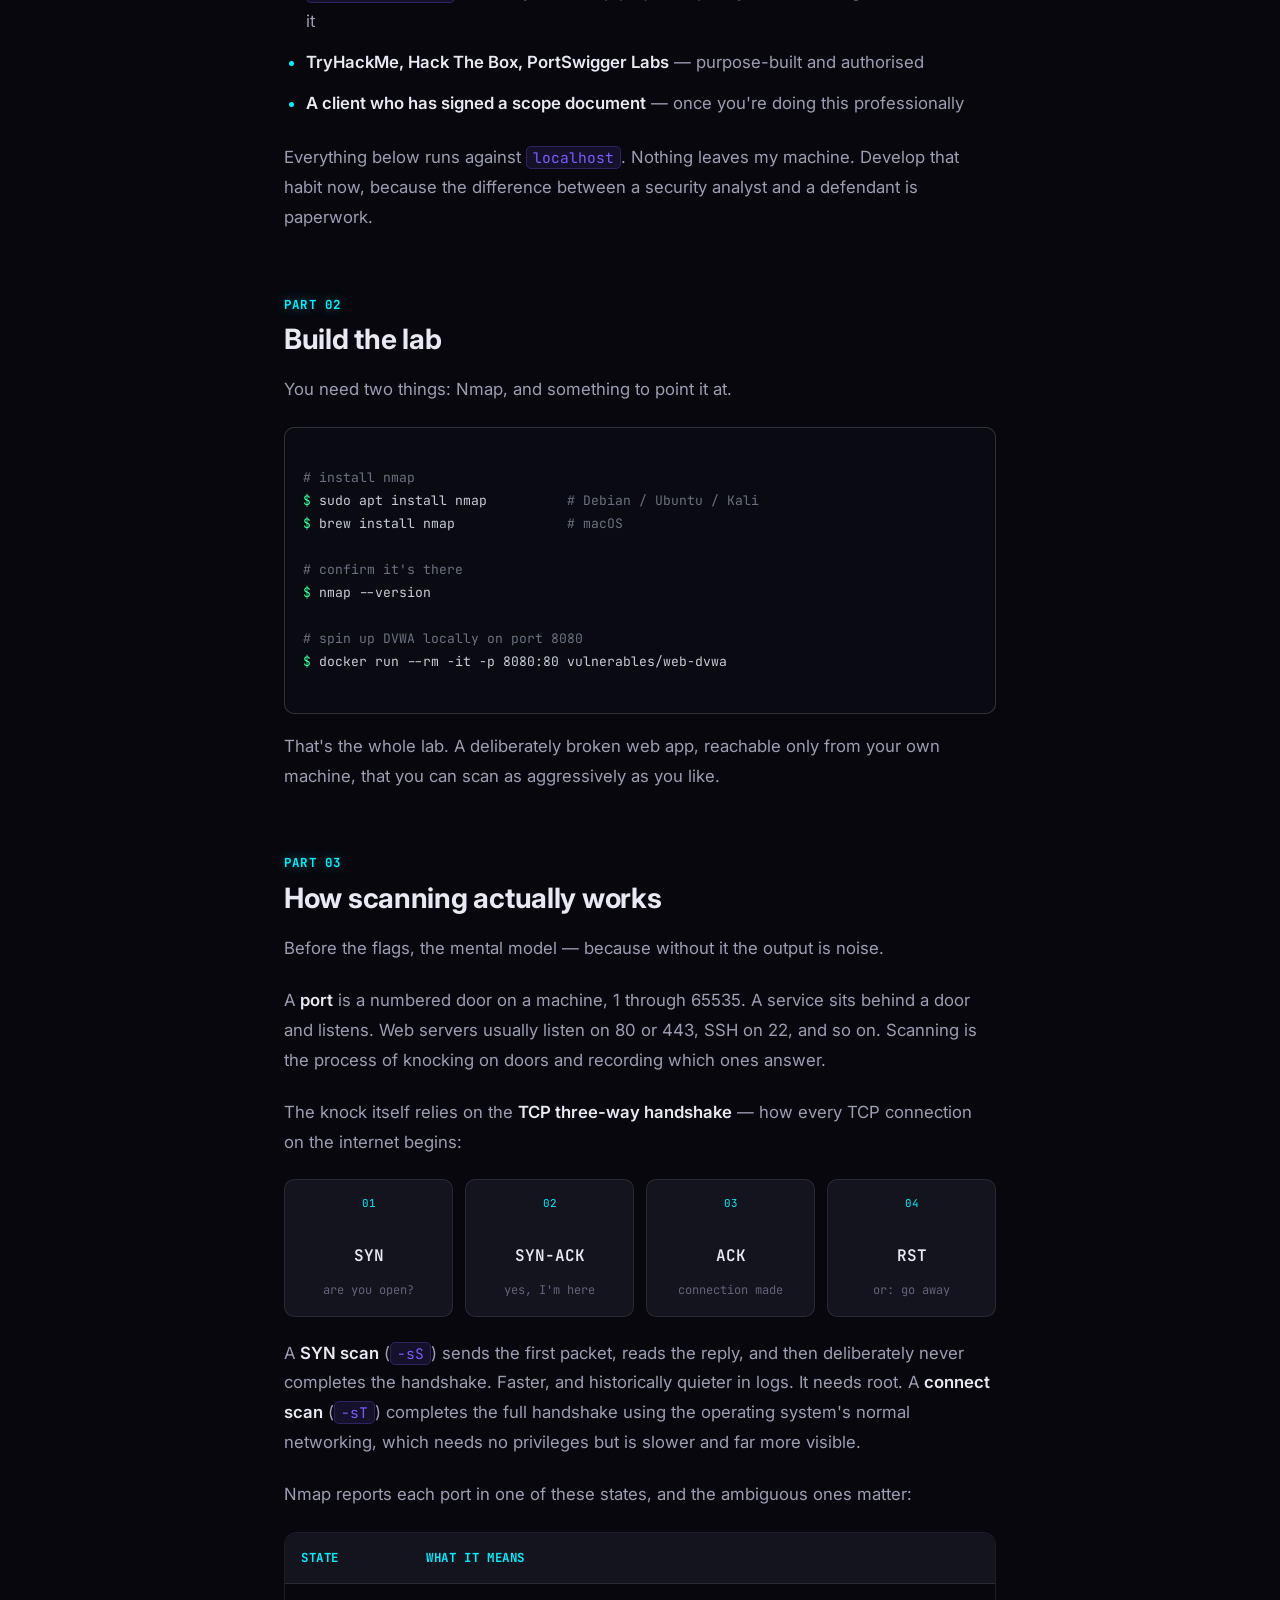
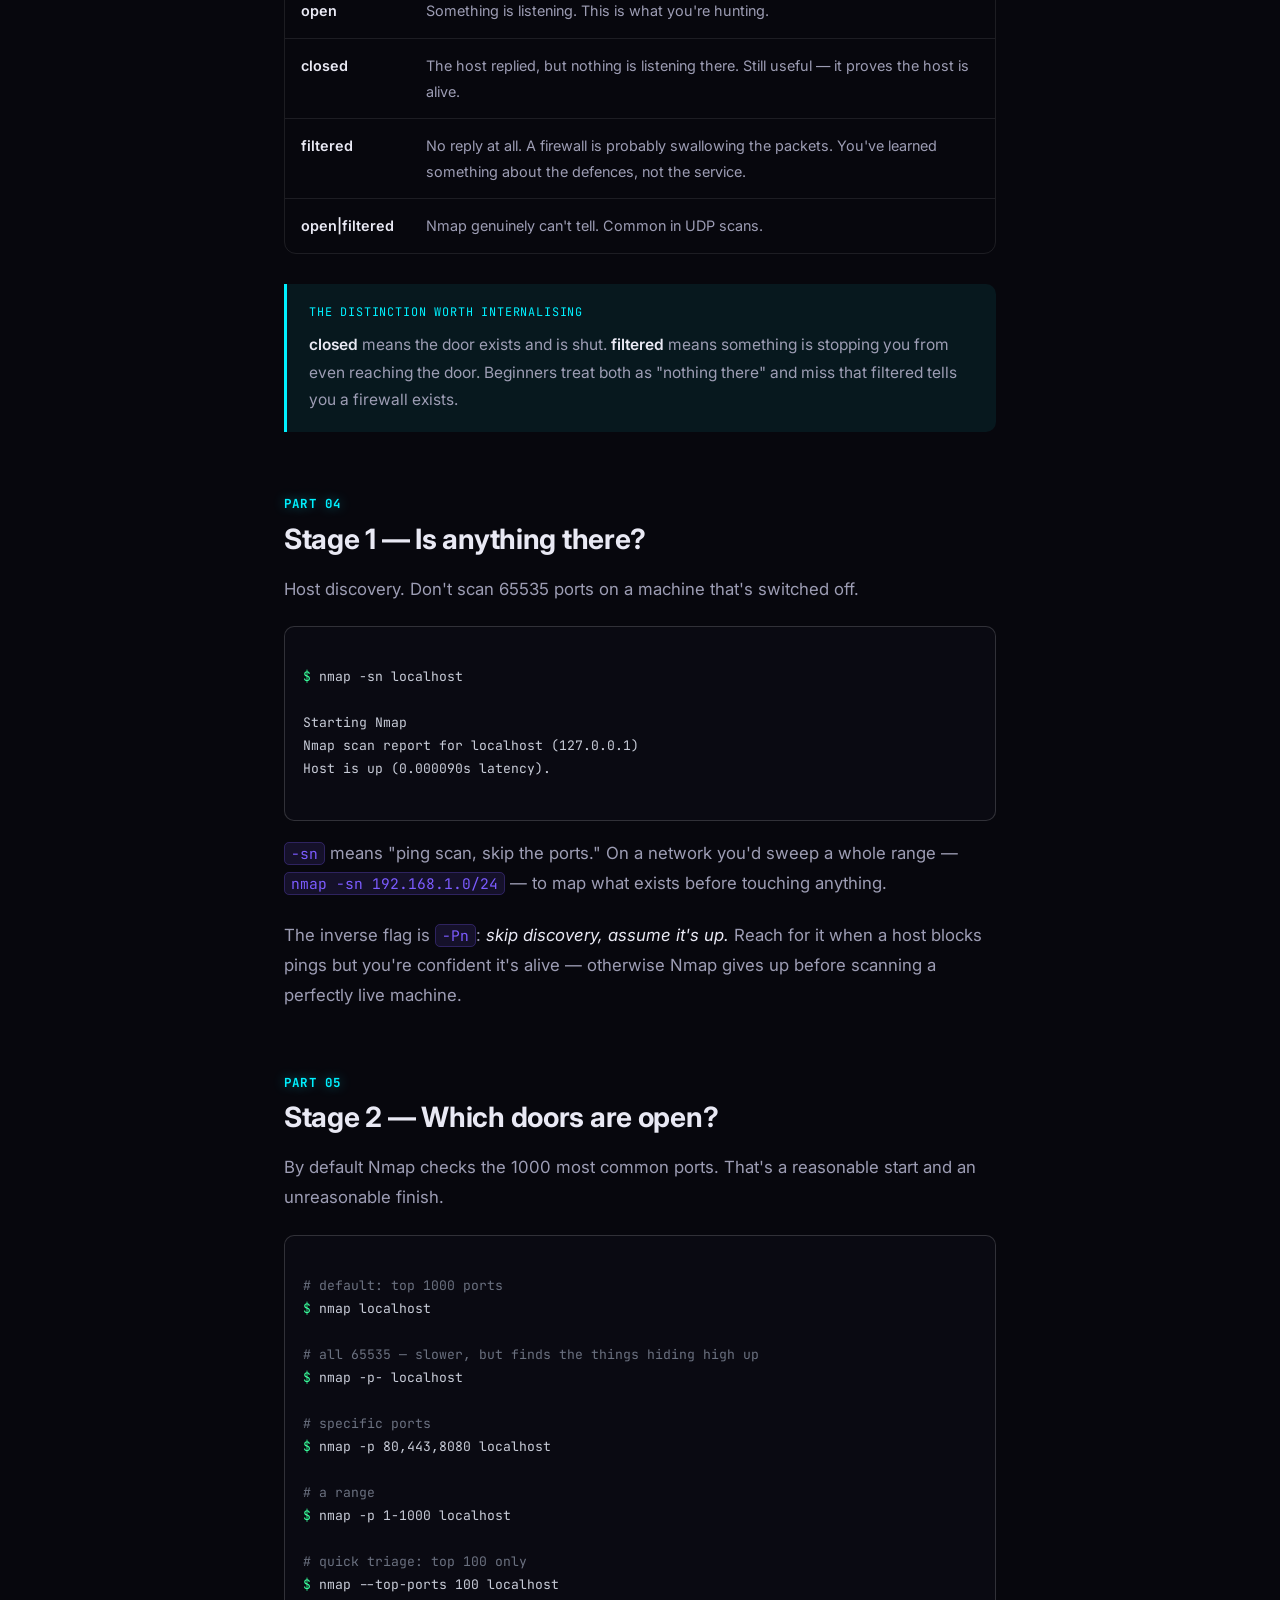
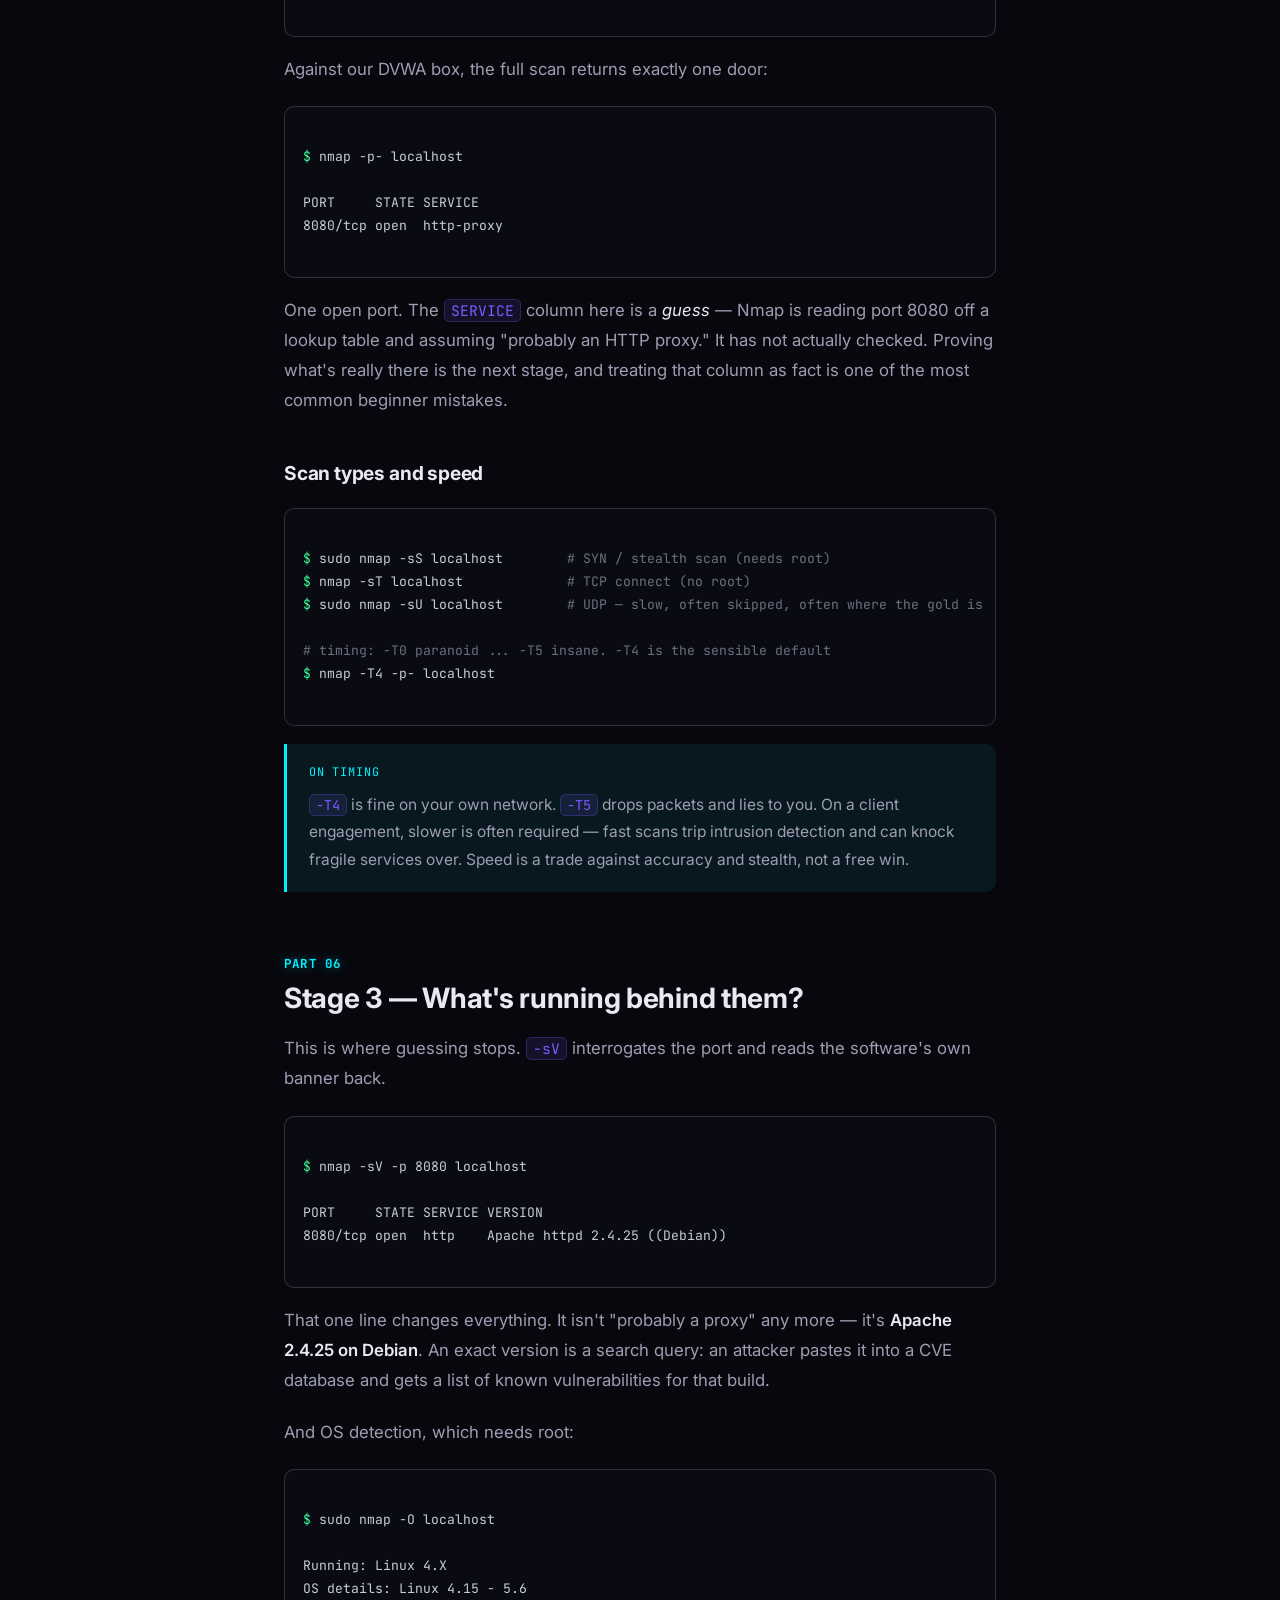
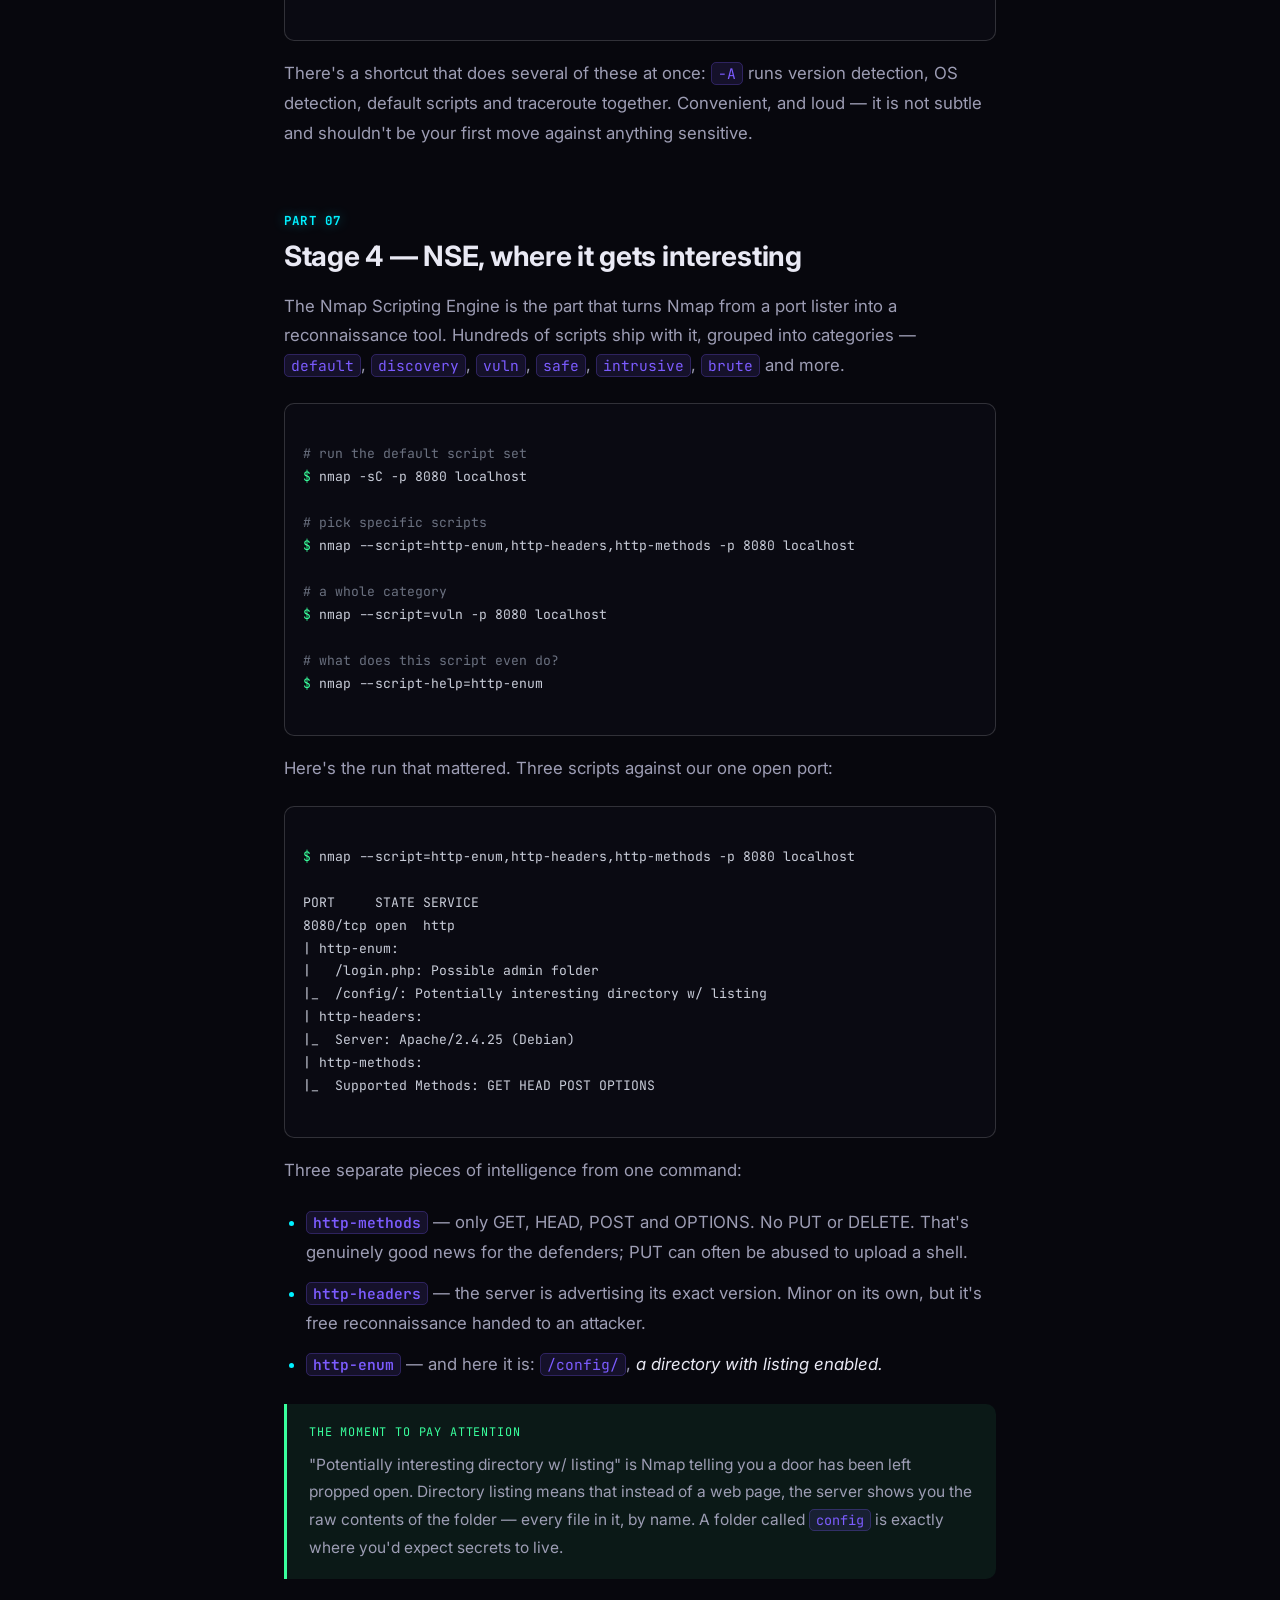
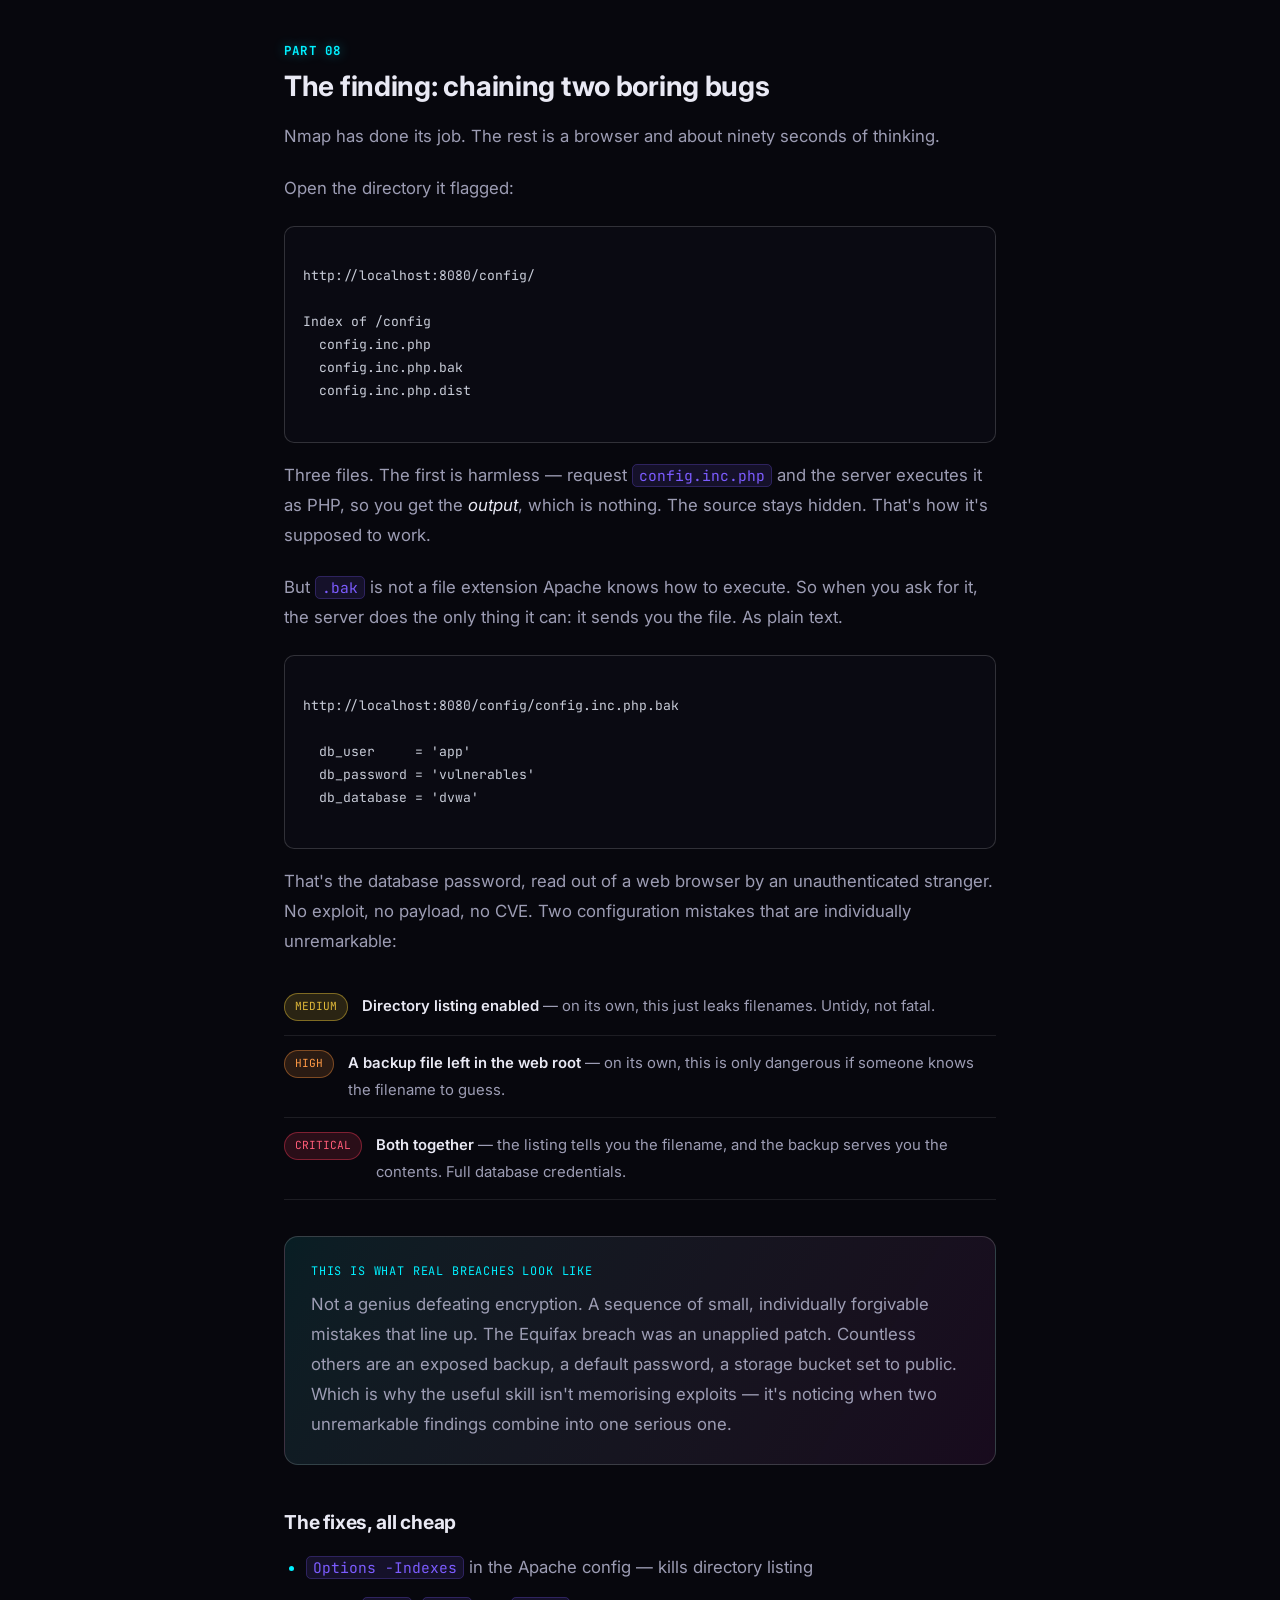
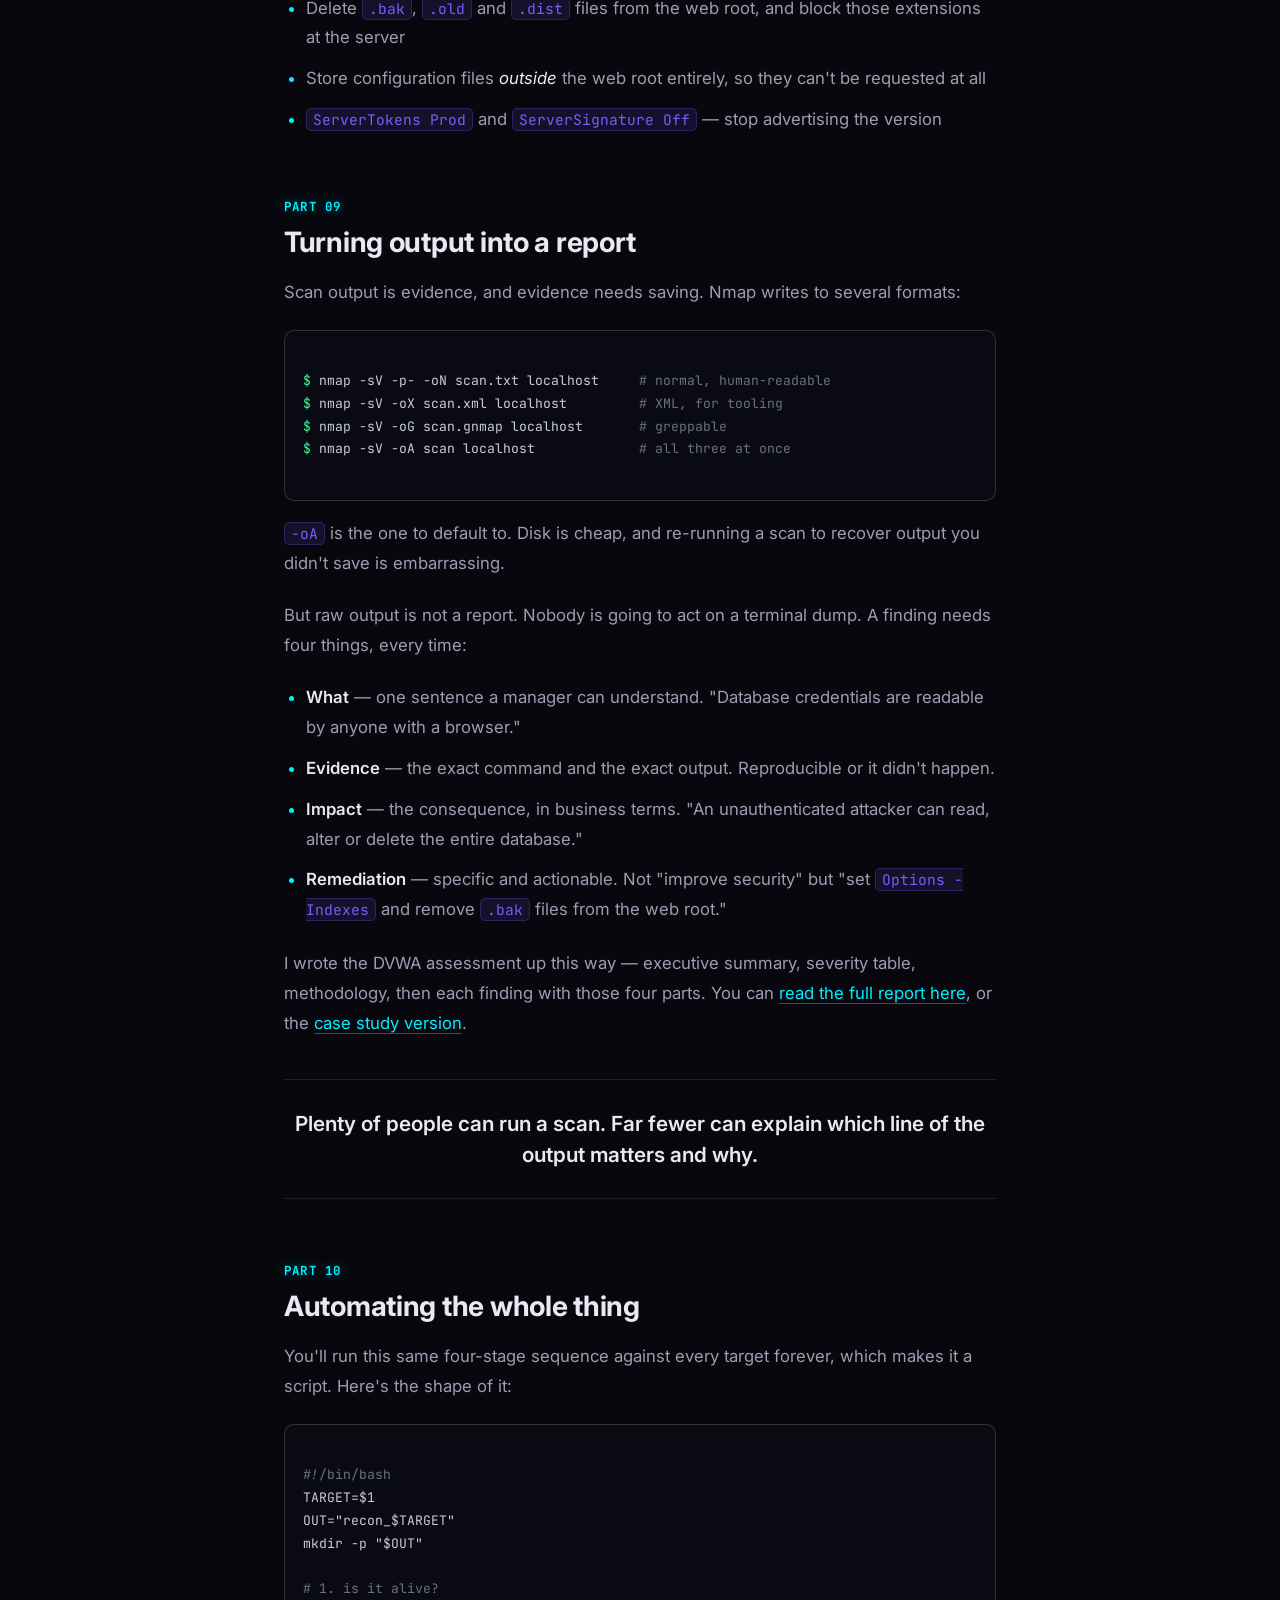
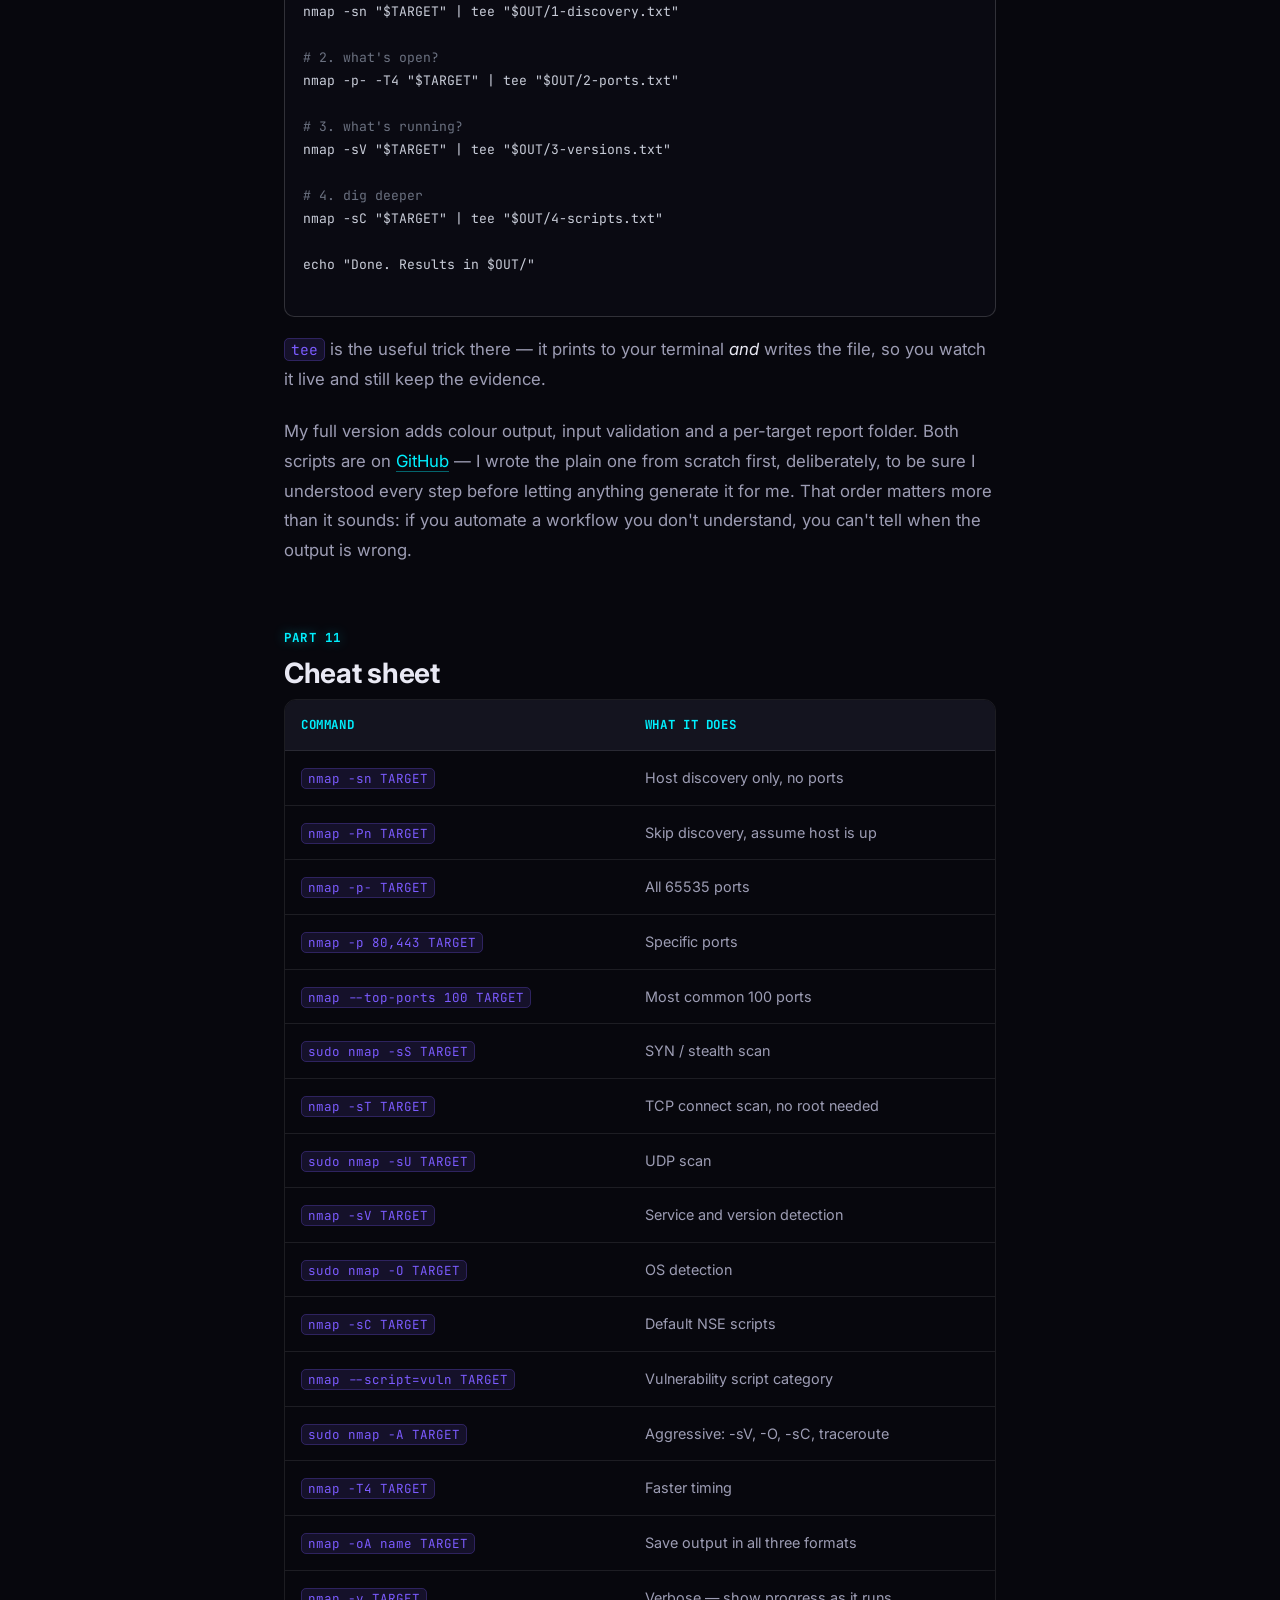
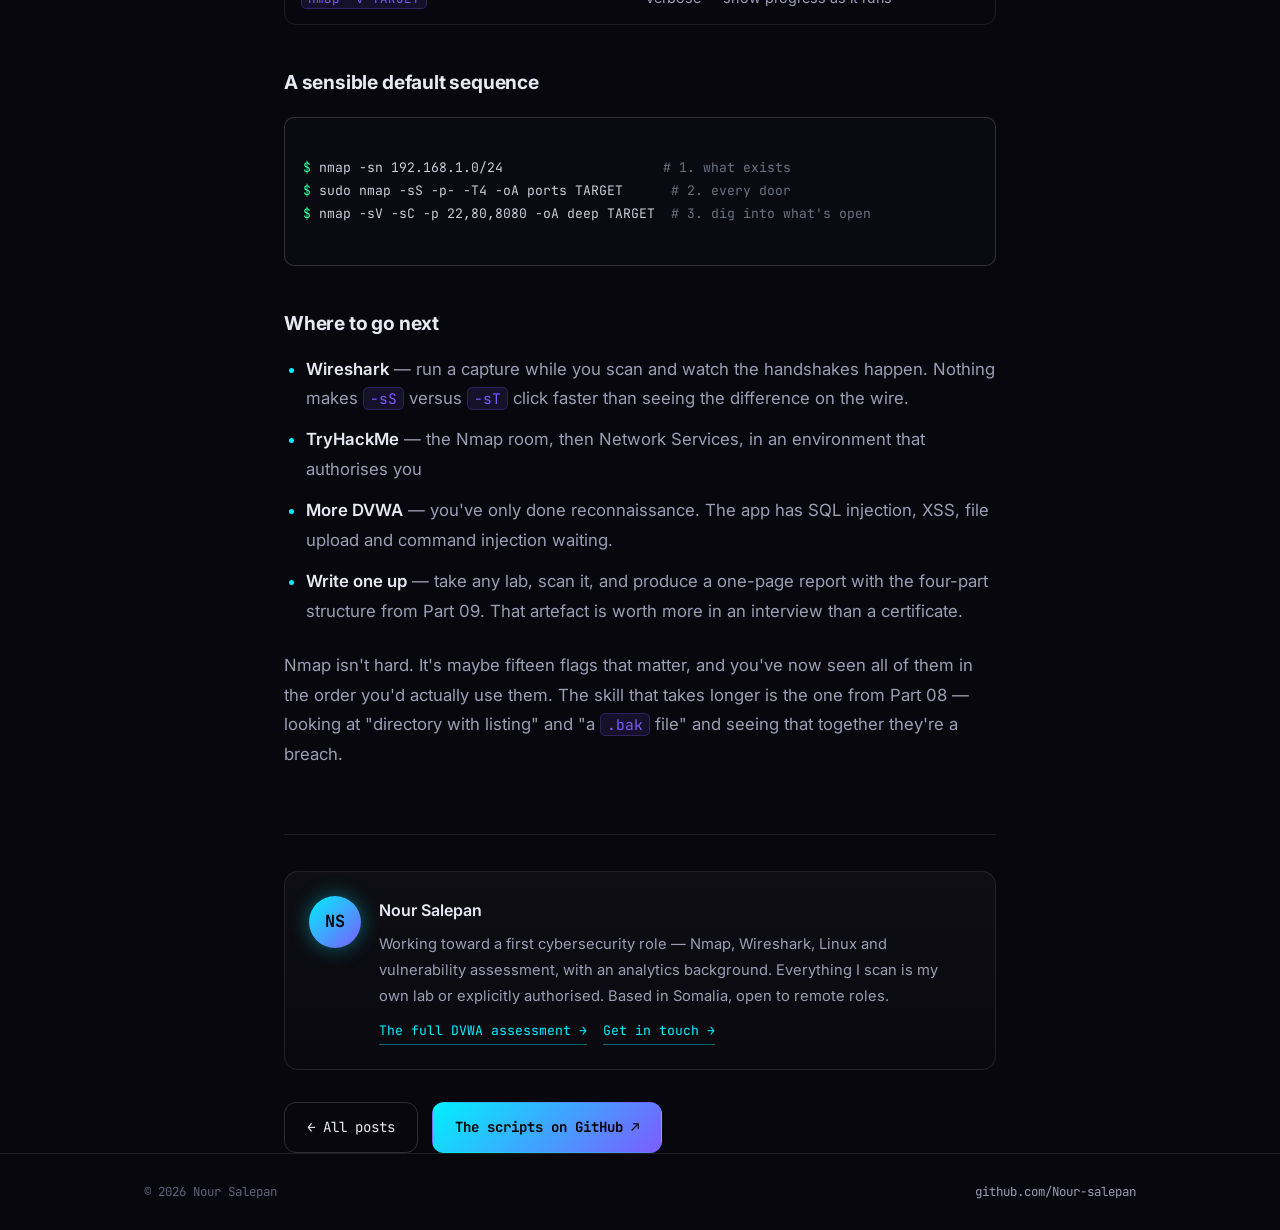
<file: post-nmap-crash-course.html>
<!DOCTYPE html>
<html lang="en">
<head>
<meta charset="UTF-8">
<meta name="viewport" content="width=device-width, initial-scale=1.0">
<title>Nmap Crash Course: Scanning a Vulnerable Web App From Scratch — Nour Salepan</title>
<meta name="description" content="A practical Nmap crash course — every flag that matters, worked end to end against a deliberately vulnerable web app until it gives up its database credentials.">
<script>(function(){var t=localStorage.getItem('theme');if(t)document.documentElement.setAttribute('data-theme',t);})();</script>
<link rel="preconnect" href="https://fonts.googleapis.com">
<link href="https://fonts.googleapis.com/css2?family=Inter:wght@400;500;600;700;800&family=JetBrains+Mono:wght@400;500;600;700&display=swap" rel="stylesheet">
<link rel="stylesheet" href="styles.css">
<link rel="stylesheet" href="article.css">
</head>
<body>

<div class="progress-bar" id="progressBar"></div>

<header>
  <div class="nav-wrap">
    <a href="index.html" class="logo"><span class="prompt">&gt;</span> nour.salepan</a>
    <button class="nav-toggle" id="navToggle" aria-label="Toggle menu">menu</button>
    <nav>
      <ul id="navList">
        <li><a href="index.html">home</a></li>
        <li><a href="projects.html">projects</a></li>
        <li><a href="skills.html">skills</a></li>
        <li><a href="experience.html">experience</a></li>
        <li><a href="blog.html" class="active">blog</a></li>
        <li><a href="contact.html">contact</a></li>
      </ul>
      <button class="theme-toggle" id="themeToggle" aria-label="Toggle theme"><span class="knob">◐</span></button>
    </nav>
  </div>
</header>

<main>
  <article class="article-wrap">

    <div class="post-head">
      <div class="eyebrow">crash course</div>
      <h1>Nmap Crash Course: Scanning a Vulnerable Web App From Scratch</h1>
      <p class="post-sub">
        Every Nmap flag that actually matters, in the order you'd use them — worked end to end
        against a deliberately vulnerable application until it hands over its database password.
      </p>
      <div class="post-meta">
        <span>By Nour Salepan</span>
        <span class="sep">·</span>
        <span>November 2026</span>
        <span class="sep">·</span>
        <span>~20 min read</span>
      </div>
    </div>

    <nav class="toc">
      <div class="toc-title">Contents</div>
      <ol>
        <li><a href="#rules">Read this first: the legal part</a></li>
        <li><a href="#lab">Build the lab</a></li>
        <li><a href="#model">How scanning actually works</a></li>
        <li><a href="#stage1">Stage 1 — Is anything there?</a></li>
        <li><a href="#stage2">Stage 2 — Which doors are open?</a></li>
        <li><a href="#stage3">Stage 3 — What's running behind them?</a></li>
        <li><a href="#stage4">Stage 4 — NSE, where it gets interesting</a></li>
        <li><a href="#chain">The finding: chaining two boring bugs</a></li>
        <li><a href="#report">Turning output into a report</a></li>
        <li><a href="#automate">Automating the whole thing</a></li>
        <li><a href="#cheat">Cheat sheet</a></li>
      </ol>
    </nav>

    <div class="prose">

      <p class="lede">
        Most Nmap tutorials hand you a wall of flags and leave you there. This one runs a single
        scan sequence against a real target, end to end, and shows you the moment it stops being
        a port list and becomes an actual vulnerability.
      </p>

      <p>
        The target is DVWA — the Damn Vulnerable Web Application — running on my own machine.
        By the end we'll have gone from "is this host even alive" to holding its database
        username and password, using nothing but Nmap and a browser.
      </p>

      <!-- 01 -->
      <h2 id="rules"><span class="h2-num">Part 01</span>Read this first: the legal part</h2>

      <div class="note warn">
        <div class="note-title">Not optional</div>
        <p>
          Port scanning a system you don't own or have written permission to test is a crime in
          most countries — including when nothing breaks and you meant no harm. Intent is not a
          defence. "I was learning" is not a defence.
        </p>
      </div>

      <p>Legitimate targets, and this list is basically exhaustive for a beginner:</p>

      <ul>
        <li><strong>Your own machines</strong> — a VM or container on your laptop</li>
        <li><strong><code>scanme.nmap.org</code></strong> — run by the Nmap project explicitly for this, though don't hammer it</li>
        <li><strong>TryHackMe, Hack The Box, PortSwigger Labs</strong> — purpose-built and authorised</li>
        <li><strong>A client who has signed a scope document</strong> — once you're doing this professionally</li>
      </ul>

      <p>
        Everything below runs against <code>localhost</code>. Nothing leaves my machine. Develop
        that habit now, because the difference between a security analyst and a defendant is
        paperwork.
      </p>

      <!-- 02 -->
      <h2 id="lab"><span class="h2-num">Part 02</span>Build the lab</h2>

      <p>
        You need two things: Nmap, and something to point it at.
      </p>

      <div class="terminal">
<span class="cmt"># install nmap</span>
<span class="prompt-sym">$</span> sudo apt install nmap          <span class="cmt"># Debian / Ubuntu / Kali</span>
<span class="prompt-sym">$</span> brew install nmap              <span class="cmt"># macOS</span>

<span class="cmt"># confirm it's there</span>
<span class="prompt-sym">$</span> nmap --version

<span class="cmt"># spin up DVWA locally on port 8080</span>
<span class="prompt-sym">$</span> docker run --rm -it -p 8080:80 vulnerables/web-dvwa
      </div>

      <p>
        That's the whole lab. A deliberately broken web app, reachable only from your own
        machine, that you can scan as aggressively as you like.
      </p>

      <!-- 03 -->
      <h2 id="model"><span class="h2-num">Part 03</span>How scanning actually works</h2>

      <p>
        Before the flags, the mental model — because without it the output is noise.
      </p>

      <p>
        A <strong>port</strong> is a numbered door on a machine, 1 through 65535. A service sits
        behind a door and listens. Web servers usually listen on 80 or 443, SSH on 22, and so on.
        Scanning is the process of knocking on doors and recording which ones answer.
      </p>

      <p>
        The knock itself relies on the <strong>TCP three-way handshake</strong> — how every TCP
        connection on the internet begins:
      </p>

      <div class="flow">
        <div class="flow-step"><span class="flow-num">01</span><h4>SYN</h4><p>are you open?</p></div>
        <div class="flow-step"><span class="flow-num">02</span><h4>SYN-ACK</h4><p>yes, I'm here</p></div>
        <div class="flow-step"><span class="flow-num">03</span><h4>ACK</h4><p>connection made</p></div>
        <div class="flow-step"><span class="flow-num">04</span><h4>RST</h4><p>or: go away</p></div>
      </div>

      <p>
        A <strong>SYN scan</strong> (<code>-sS</code>) sends the first packet, reads the reply,
        and then deliberately never completes the handshake. Faster, and historically quieter in
        logs. It needs root. A <strong>connect scan</strong> (<code>-sT</code>) completes the
        full handshake using the operating system's normal networking, which needs no privileges
        but is slower and far more visible.
      </p>

      <p>Nmap reports each port in one of these states, and the ambiguous ones matter:</p>

      <div class="table-wrap">
        <table>
          <thead>
            <tr><th>State</th><th>What it means</th></tr>
          </thead>
          <tbody>
            <tr><td><strong>open</strong></td><td>Something is listening. This is what you're hunting.</td></tr>
            <tr><td><strong>closed</strong></td><td>The host replied, but nothing is listening there. Still useful — it proves the host is alive.</td></tr>
            <tr><td><strong>filtered</strong></td><td>No reply at all. A firewall is probably swallowing the packets. You've learned something about the defences, not the service.</td></tr>
            <tr><td><strong>open|filtered</strong></td><td>Nmap genuinely can't tell. Common in UDP scans.</td></tr>
          </tbody>
        </table>
      </div>

      <div class="note">
        <div class="note-title">The distinction worth internalising</div>
        <p>
          <strong>closed</strong> means the door exists and is shut. <strong>filtered</strong>
          means something is stopping you from even reaching the door. Beginners treat both as
          "nothing there" and miss that filtered tells you a firewall exists.
        </p>
      </div>

      <!-- 04 -->
      <h2 id="stage1"><span class="h2-num">Part 04</span>Stage 1 — Is anything there?</h2>

      <p>
        Host discovery. Don't scan 65535 ports on a machine that's switched off.
      </p>

      <div class="terminal">
<span class="prompt-sym">$</span> nmap -sn localhost

Starting Nmap
Nmap scan report for localhost (127.0.0.1)
Host is up (0.000090s latency).
      </div>

      <p>
        <code>-sn</code> means "ping scan, skip the ports." On a network you'd sweep a whole
        range — <code>nmap -sn 192.168.1.0/24</code> — to map what exists before touching
        anything.
      </p>

      <p>
        The inverse flag is <code>-Pn</code>: <em>skip discovery, assume it's up.</em> Reach for
        it when a host blocks pings but you're confident it's alive — otherwise Nmap gives up
        before scanning a perfectly live machine.
      </p>

      <!-- 05 -->
      <h2 id="stage2"><span class="h2-num">Part 05</span>Stage 2 — Which doors are open?</h2>

      <p>By default Nmap checks the 1000 most common ports. That's a reasonable start and an unreasonable finish.</p>

      <div class="terminal">
<span class="cmt"># default: top 1000 ports</span>
<span class="prompt-sym">$</span> nmap localhost

<span class="cmt"># all 65535 — slower, but finds the things hiding high up</span>
<span class="prompt-sym">$</span> nmap -p- localhost

<span class="cmt"># specific ports</span>
<span class="prompt-sym">$</span> nmap -p 80,443,8080 localhost

<span class="cmt"># a range</span>
<span class="prompt-sym">$</span> nmap -p 1-1000 localhost

<span class="cmt"># quick triage: top 100 only</span>
<span class="prompt-sym">$</span> nmap --top-ports 100 localhost
      </div>

      <p>Against our DVWA box, the full scan returns exactly one door:</p>

      <div class="terminal">
<span class="prompt-sym">$</span> nmap -p- localhost

PORT     STATE SERVICE
8080/tcp open  http-proxy
      </div>

      <p>
        One open port. The <code>SERVICE</code> column here is a <em>guess</em> — Nmap is reading
        port 8080 off a lookup table and assuming "probably an HTTP proxy." It has not actually
        checked. Proving what's really there is the next stage, and treating that column as fact
        is one of the most common beginner mistakes.
      </p>

      <h3>Scan types and speed</h3>

      <div class="terminal">
<span class="prompt-sym">$</span> sudo nmap -sS localhost        <span class="cmt"># SYN / stealth scan (needs root)</span>
<span class="prompt-sym">$</span> nmap -sT localhost             <span class="cmt"># TCP connect (no root)</span>
<span class="prompt-sym">$</span> sudo nmap -sU localhost        <span class="cmt"># UDP — slow, often skipped, often where the gold is</span>

<span class="cmt"># timing: -T0 paranoid ... -T5 insane. -T4 is the sensible default</span>
<span class="prompt-sym">$</span> nmap -T4 -p- localhost
      </div>

      <div class="note">
        <div class="note-title">On timing</div>
        <p>
          <code>-T4</code> is fine on your own network. <code>-T5</code> drops packets and lies
          to you. On a client engagement, slower is often required — fast scans trip intrusion
          detection and can knock fragile services over. Speed is a trade against accuracy and
          stealth, not a free win.
        </p>
      </div>

      <!-- 06 -->
      <h2 id="stage3"><span class="h2-num">Part 06</span>Stage 3 — What's running behind them?</h2>

      <p>
        This is where guessing stops. <code>-sV</code> interrogates the port and reads the
        software's own banner back.
      </p>

      <div class="terminal">
<span class="prompt-sym">$</span> nmap -sV -p 8080 localhost

PORT     STATE SERVICE VERSION
8080/tcp open  http    Apache httpd 2.4.25 ((Debian))
      </div>

      <p>
        That one line changes everything. It isn't "probably a proxy" any more — it's
        <strong>Apache 2.4.25 on Debian</strong>. An exact version is a search query: an attacker
        pastes it into a CVE database and gets a list of known vulnerabilities for that build.
      </p>

      <p>And OS detection, which needs root:</p>

      <div class="terminal">
<span class="prompt-sym">$</span> sudo nmap -O localhost

Running: Linux 4.X
OS details: Linux 4.15 - 5.6
      </div>

      <p>
        There's a shortcut that does several of these at once: <code>-A</code> runs version
        detection, OS detection, default scripts and traceroute together. Convenient, and loud —
        it is not subtle and shouldn't be your first move against anything sensitive.
      </p>

      <!-- 07 -->
      <h2 id="stage4"><span class="h2-num">Part 07</span>Stage 4 — NSE, where it gets interesting</h2>

      <p>
        The Nmap Scripting Engine is the part that turns Nmap from a port lister into a
        reconnaissance tool. Hundreds of scripts ship with it, grouped into categories —
        <code>default</code>, <code>discovery</code>, <code>vuln</code>, <code>safe</code>,
        <code>intrusive</code>, <code>brute</code> and more.
      </p>

      <div class="terminal">
<span class="cmt"># run the default script set</span>
<span class="prompt-sym">$</span> nmap -sC -p 8080 localhost

<span class="cmt"># pick specific scripts</span>
<span class="prompt-sym">$</span> nmap --script=http-enum,http-headers,http-methods -p 8080 localhost

<span class="cmt"># a whole category</span>
<span class="prompt-sym">$</span> nmap --script=vuln -p 8080 localhost

<span class="cmt"># what does this script even do?</span>
<span class="prompt-sym">$</span> nmap --script-help=http-enum
      </div>

      <p>Here's the run that mattered. Three scripts against our one open port:</p>

      <div class="terminal">
<span class="prompt-sym">$</span> nmap --script=http-enum,http-headers,http-methods -p 8080 localhost

PORT     STATE SERVICE
8080/tcp open  http
| http-enum:
|   /login.php: Possible admin folder
|_  <span class="st">/config/: Potentially interesting directory w/ listing</span>
| http-headers:
|_  Server: Apache/2.4.25 (Debian)
| http-methods:
|_  Supported Methods: GET HEAD POST OPTIONS
      </div>

      <p>Three separate pieces of intelligence from one command:</p>

      <ul>
        <li><strong><code>http-methods</code></strong> — only GET, HEAD, POST and OPTIONS. No PUT or DELETE. That's genuinely good news for the defenders; PUT can often be abused to upload a shell.</li>
        <li><strong><code>http-headers</code></strong> — the server is advertising its exact version. Minor on its own, but it's free reconnaissance handed to an attacker.</li>
        <li><strong><code>http-enum</code></strong> — and here it is: <code>/config/</code>, <em>a directory with listing enabled.</em></li>
      </ul>

      <div class="note good">
        <div class="note-title">The moment to pay attention</div>
        <p>
          "Potentially interesting directory w/ listing" is Nmap telling you a door has been left
          propped open. Directory listing means that instead of a web page, the server shows you
          the raw contents of the folder — every file in it, by name. A folder called
          <code>config</code> is exactly where you'd expect secrets to live.
        </p>
      </div>

      <!-- 08 -->
      <h2 id="chain"><span class="h2-num">Part 08</span>The finding: chaining two boring bugs</h2>

      <p>
        Nmap has done its job. The rest is a browser and about ninety seconds of thinking.
      </p>

      <p>Open the directory it flagged:</p>

      <div class="terminal">
http://localhost:8080/config/

Index of /config
  config.inc.php
  <span class="st">config.inc.php.bak</span>
  <span class="st">config.inc.php.dist</span>
      </div>

      <p>
        Three files. The first is harmless — request <code>config.inc.php</code> and the server
        executes it as PHP, so you get the <em>output</em>, which is nothing. The source stays
        hidden. That's how it's supposed to work.
      </p>

      <p>
        But <code>.bak</code> is not a file extension Apache knows how to execute. So when you
        ask for it, the server does the only thing it can: it sends you the file. As plain text.
      </p>

      <div class="terminal">
http://localhost:8080/config/config.inc.php.bak

  db_user     = 'app'
  <span class="st">db_password = 'vulnerables'</span>
  db_database = 'dvwa'
      </div>

      <p>
        That's the database password, read out of a web browser by an unauthenticated stranger.
        No exploit, no payload, no CVE. Two configuration mistakes that are individually
        unremarkable:
      </p>

      <div class="finding-row">
        <span class="sev sev-med">MEDIUM</span>
        <div class="f-text"><strong>Directory listing enabled</strong> — on its own, this just leaks filenames. Untidy, not fatal.</div>
      </div>

      <div class="finding-row">
        <span class="sev sev-high">HIGH</span>
        <div class="f-text"><strong>A backup file left in the web root</strong> — on its own, this is only dangerous if someone knows the filename to guess.</div>
      </div>

      <div class="finding-row">
        <span class="sev sev-crit">CRITICAL</span>
        <div class="f-text"><strong>Both together</strong> — the listing tells you the filename, and the backup serves you the contents. Full database credentials.</div>
      </div>

      <div class="takeaway">
        <div class="note-title">This is what real breaches look like</div>
        <p>
          Not a genius defeating encryption. A sequence of small, individually forgivable
          mistakes that line up. The Equifax breach was an unapplied patch. Countless others are
          an exposed backup, a default password, a storage bucket set to public.
        </p>
        <p>
          Which is why the useful skill isn't memorising exploits — it's noticing when two
          unremarkable findings combine into one serious one.
        </p>
      </div>

      <h3>The fixes, all cheap</h3>

      <ul>
        <li><code>Options -Indexes</code> in the Apache config — kills directory listing</li>
        <li>Delete <code>.bak</code>, <code>.old</code> and <code>.dist</code> files from the web root, and block those extensions at the server</li>
        <li>Store configuration files <em>outside</em> the web root entirely, so they can't be requested at all</li>
        <li><code>ServerTokens Prod</code> and <code>ServerSignature Off</code> — stop advertising the version</li>
      </ul>

      <!-- 09 -->
      <h2 id="report"><span class="h2-num">Part 09</span>Turning output into a report</h2>

      <p>
        Scan output is evidence, and evidence needs saving. Nmap writes to several formats:
      </p>

      <div class="terminal">
<span class="prompt-sym">$</span> nmap -sV -p- -oN scan.txt localhost     <span class="cmt"># normal, human-readable</span>
<span class="prompt-sym">$</span> nmap -sV -oX scan.xml localhost         <span class="cmt"># XML, for tooling</span>
<span class="prompt-sym">$</span> nmap -sV -oG scan.gnmap localhost       <span class="cmt"># greppable</span>
<span class="prompt-sym">$</span> nmap -sV -oA scan localhost             <span class="cmt"># all three at once</span>
      </div>

      <p>
        <code>-oA</code> is the one to default to. Disk is cheap, and re-running a scan to
        recover output you didn't save is embarrassing.
      </p>

      <p>
        But raw output is not a report. Nobody is going to act on a terminal dump. A finding
        needs four things, every time:
      </p>

      <ul>
        <li><strong>What</strong> — one sentence a manager can understand. "Database credentials are readable by anyone with a browser."</li>
        <li><strong>Evidence</strong> — the exact command and the exact output. Reproducible or it didn't happen.</li>
        <li><strong>Impact</strong> — the consequence, in business terms. "An unauthenticated attacker can read, alter or delete the entire database."</li>
        <li><strong>Remediation</strong> — specific and actionable. Not "improve security" but "set <code>Options -Indexes</code> and remove <code>.bak</code> files from the web root."</li>
      </ul>

      <p>
        I wrote the DVWA assessment up this way — executive summary, severity table,
        methodology, then each finding with those four parts. You can
        <a href="https://github.com/Nour-salepan/scanning-project/blob/main/DVWA-Security-Assessment.md" target="_blank" rel="noopener">read the full report here</a>,
        or the <a href="projects.html#dvwa">case study version</a>.
      </p>

      <div class="pull">
        Plenty of people can run a scan. Far fewer can explain which line of the output matters and why.
      </div>

      <!-- 10 -->
      <h2 id="automate"><span class="h2-num">Part 10</span>Automating the whole thing</h2>

      <p>
        You'll run this same four-stage sequence against every target forever, which makes it a
        script. Here's the shape of it:
      </p>

      <div class="terminal">
<span class="cmt">#!/bin/bash</span>
TARGET=$1
OUT="recon_$TARGET"
mkdir -p "$OUT"

<span class="cmt"># 1. is it alive?</span>
nmap -sn "$TARGET" | tee "$OUT/1-discovery.txt"

<span class="cmt"># 2. what's open?</span>
nmap -p- -T4 "$TARGET" | tee "$OUT/2-ports.txt"

<span class="cmt"># 3. what's running?</span>
nmap -sV "$TARGET" | tee "$OUT/3-versions.txt"

<span class="cmt"># 4. dig deeper</span>
nmap -sC "$TARGET" | tee "$OUT/4-scripts.txt"

echo "Done. Results in $OUT/"
      </div>

      <p>
        <code>tee</code> is the useful trick there — it prints to your terminal <em>and</em>
        writes the file, so you watch it live and still keep the evidence.
      </p>

      <p>
        My full version adds colour output, input validation and a per-target report folder.
        Both scripts are on
        <a href="https://github.com/Nour-salepan/scanning-project" target="_blank" rel="noopener">GitHub</a>
        — I wrote the plain one from scratch first, deliberately, to be sure I understood every
        step before letting anything generate it for me. That order matters more than it sounds:
        if you automate a workflow you don't understand, you can't tell when the output is wrong.
      </p>

      <!-- 11 -->
      <h2 id="cheat"><span class="h2-num">Part 11</span>Cheat sheet</h2>

      <div class="table-wrap">
        <table>
          <thead>
            <tr><th>Command</th><th>What it does</th></tr>
          </thead>
          <tbody>
            <tr><td><code>nmap -sn TARGET</code></td><td>Host discovery only, no ports</td></tr>
            <tr><td><code>nmap -Pn TARGET</code></td><td>Skip discovery, assume host is up</td></tr>
            <tr><td><code>nmap -p- TARGET</code></td><td>All 65535 ports</td></tr>
            <tr><td><code>nmap -p 80,443 TARGET</code></td><td>Specific ports</td></tr>
            <tr><td><code>nmap --top-ports 100 TARGET</code></td><td>Most common 100 ports</td></tr>
            <tr><td><code>sudo nmap -sS TARGET</code></td><td>SYN / stealth scan</td></tr>
            <tr><td><code>nmap -sT TARGET</code></td><td>TCP connect scan, no root needed</td></tr>
            <tr><td><code>sudo nmap -sU TARGET</code></td><td>UDP scan</td></tr>
            <tr><td><code>nmap -sV TARGET</code></td><td>Service and version detection</td></tr>
            <tr><td><code>sudo nmap -O TARGET</code></td><td>OS detection</td></tr>
            <tr><td><code>nmap -sC TARGET</code></td><td>Default NSE scripts</td></tr>
            <tr><td><code>nmap --script=vuln TARGET</code></td><td>Vulnerability script category</td></tr>
            <tr><td><code>sudo nmap -A TARGET</code></td><td>Aggressive: -sV, -O, -sC, traceroute</td></tr>
            <tr><td><code>nmap -T4 TARGET</code></td><td>Faster timing</td></tr>
            <tr><td><code>nmap -oA name TARGET</code></td><td>Save output in all three formats</td></tr>
            <tr><td><code>nmap -v TARGET</code></td><td>Verbose — show progress as it runs</td></tr>
          </tbody>
        </table>
      </div>

      <h3>A sensible default sequence</h3>

      <div class="terminal">
<span class="prompt-sym">$</span> nmap -sn 192.168.1.0/24                    <span class="cmt"># 1. what exists</span>
<span class="prompt-sym">$</span> sudo nmap -sS -p- -T4 -oA ports TARGET      <span class="cmt"># 2. every door</span>
<span class="prompt-sym">$</span> nmap -sV -sC -p 22,80,8080 -oA deep TARGET  <span class="cmt"># 3. dig into what's open</span>
      </div>

      <h3>Where to go next</h3>

      <ul>
        <li><strong>Wireshark</strong> — run a capture while you scan and watch the handshakes happen. Nothing makes <code>-sS</code> versus <code>-sT</code> click faster than seeing the difference on the wire.</li>
        <li><strong>TryHackMe</strong> — the Nmap room, then Network Services, in an environment that authorises you</li>
        <li><strong>More DVWA</strong> — you've only done reconnaissance. The app has SQL injection, XSS, file upload and command injection waiting.</li>
        <li><strong>Write one up</strong> — take any lab, scan it, and produce a one-page report with the four-part structure from Part 09. That artefact is worth more in an interview than a certificate.</li>
      </ul>

      <p>
        Nmap isn't hard. It's maybe fifteen flags that matter, and you've now seen all of them in
        the order you'd actually use them. The skill that takes longer is the one from Part 08 —
        looking at "directory with listing" and "a <code>.bak</code> file" and seeing that
        together they're a breach.
      </p>

      <div class="post-foot">
        <div class="author-box">
          <div class="author-avatar">NS</div>
          <div>
            <h4>Nour Salepan</h4>
            <p>
              Working toward a first cybersecurity role — Nmap, Wireshark, Linux and
              vulnerability assessment, with an analytics background. Everything I scan is my
              own lab or explicitly authorised. Based in Somalia, open to remote roles.
            </p>
            <div class="card-links">
              <a href="projects.html#dvwa">The full DVWA assessment →</a>
              <a href="contact.html">Get in touch →</a>
            </div>
          </div>
        </div>

        <div class="btn-row">
          <a href="blog.html" class="btn btn-outline">← All posts</a>
          <a href="https://github.com/Nour-salepan/scanning-project" target="_blank" rel="noopener" class="btn btn-primary">The scripts on GitHub ↗</a>
        </div>
      </div>

    </div>
  </article>
</main>

<footer>
  <div class="container footer-wrap">
    <span>© 2026 Nour Salepan</span>
    <span><a href="https://github.com/Nour-salepan" target="_blank" rel="noopener">github.com/Nour-salepan</a></span>
  </div>
</footer>

<script src="theme.js"></script>
<script>
  window.addEventListener('scroll', function () {
    var bar = document.getElementById('progressBar');
    if (!bar) return;
    var h = document.documentElement;
    var pct = (h.scrollTop) / (h.scrollHeight - h.clientHeight) * 100;
    bar.style.width = Math.min(pct, 100) + '%';
  });
</script>
</body>
</html>
</file>
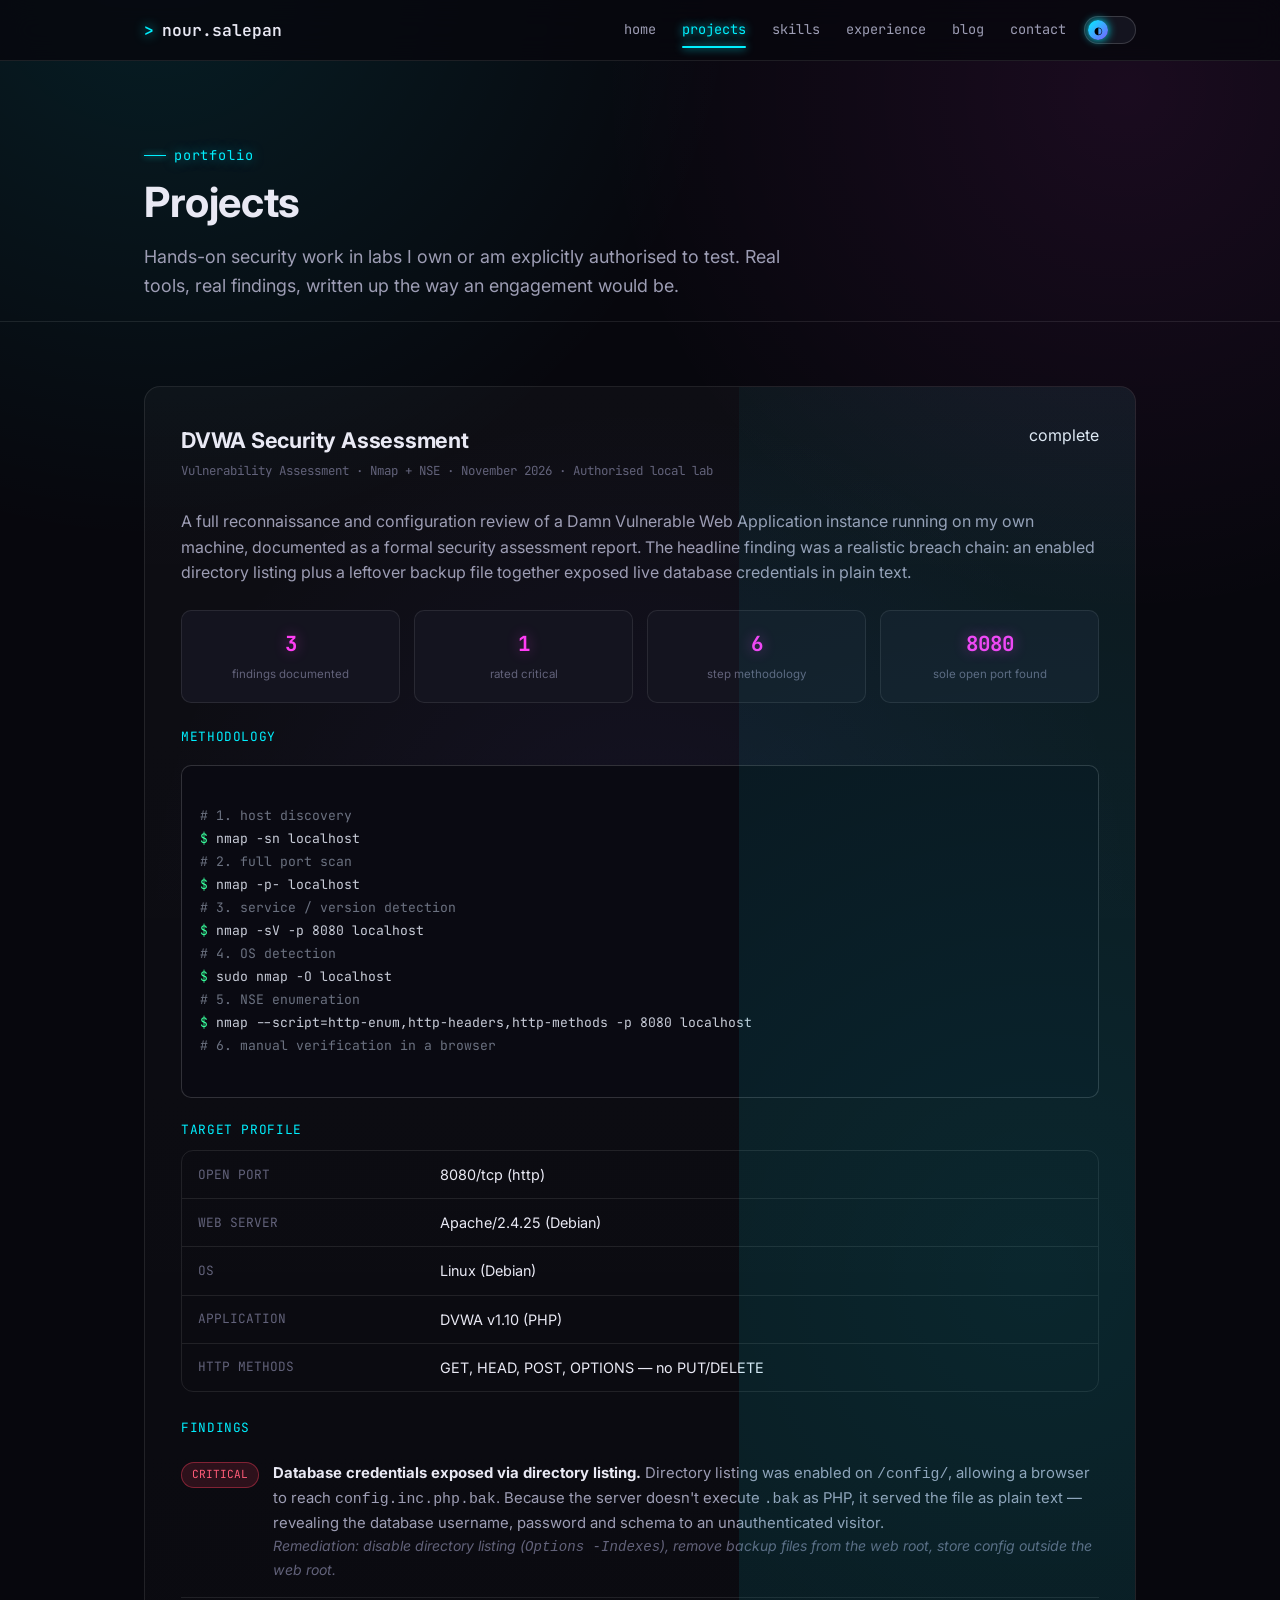
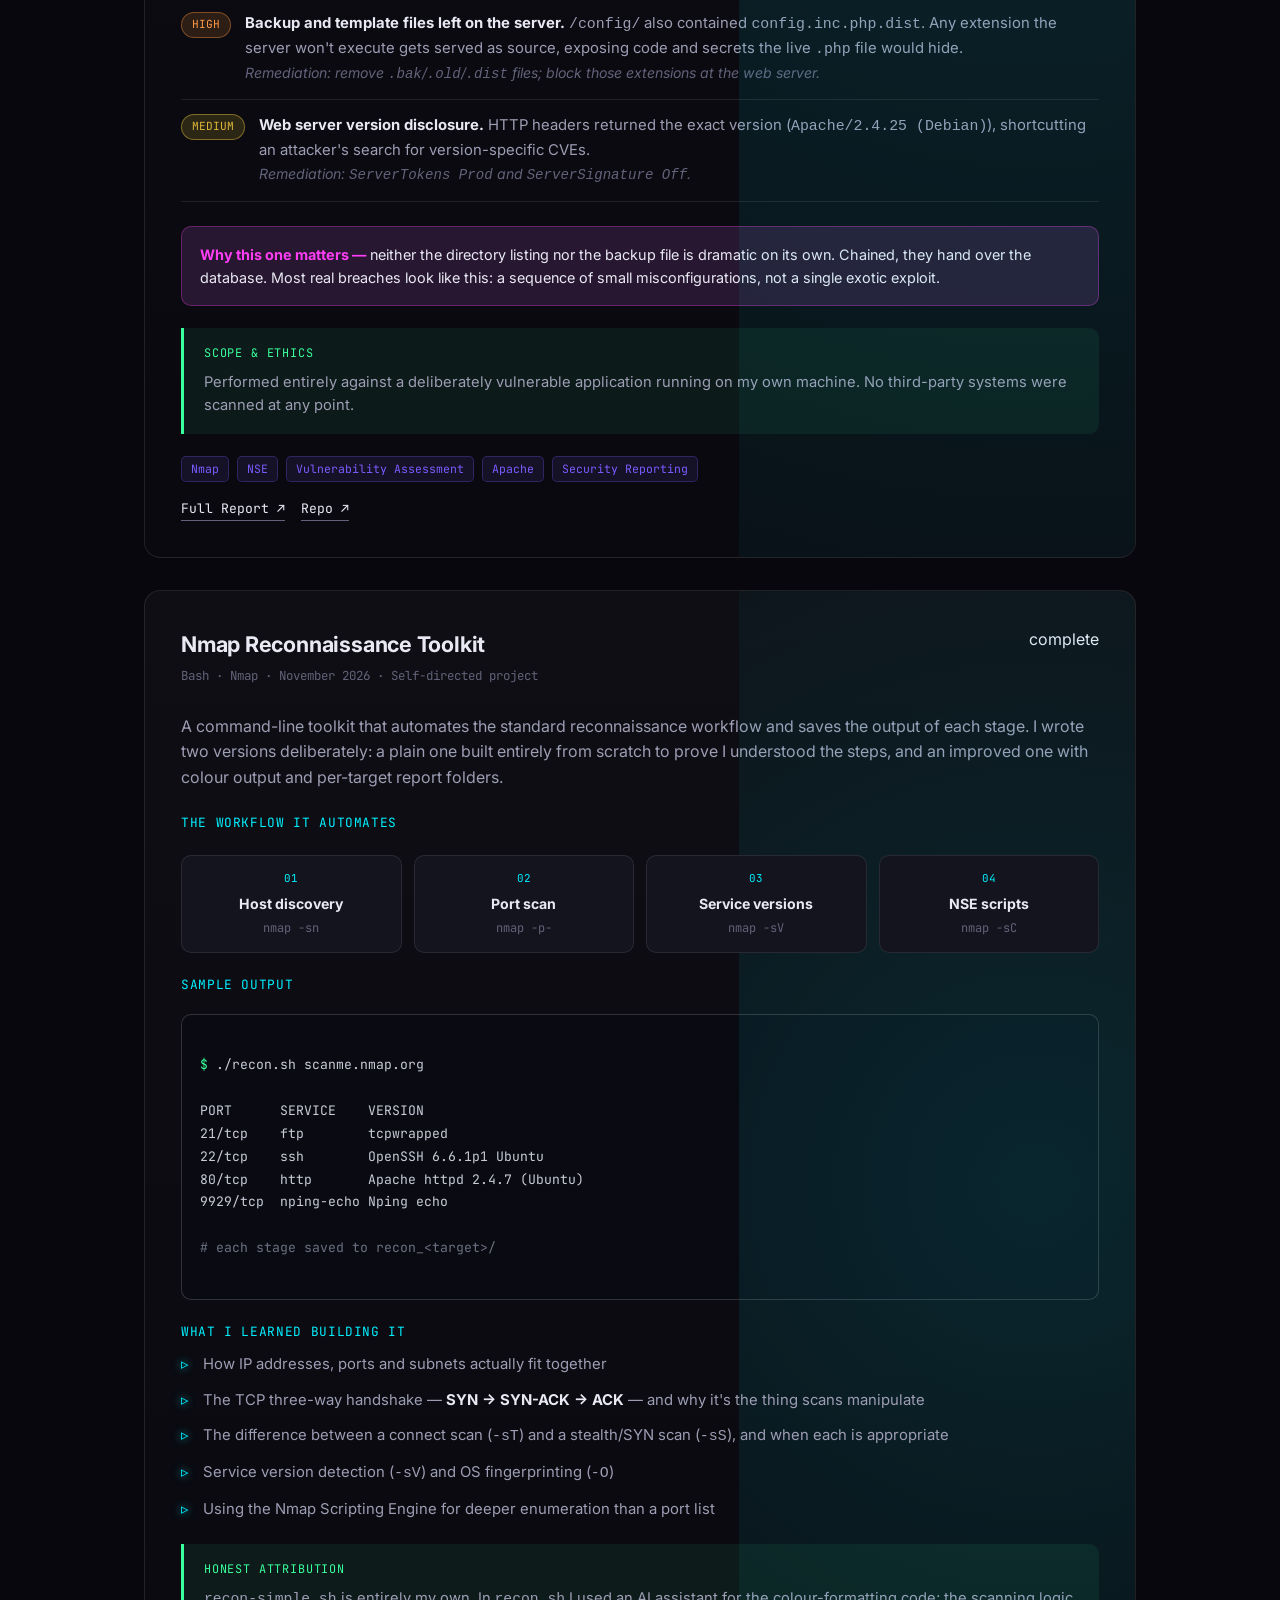
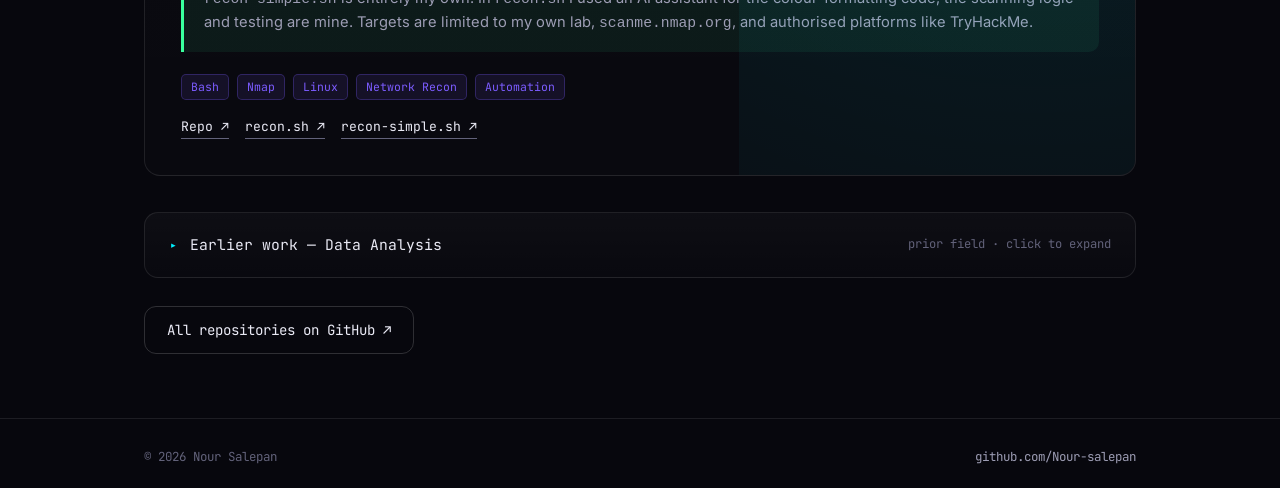
<file: projects.html>
<!DOCTYPE html>
<html lang="en">
<head>
<meta charset="UTF-8">
<meta name="viewport" content="width=device-width, initial-scale=1.0">
<title>Projects — Nour Salepan</title>
<meta name="description" content="Cybersecurity lab work: Nmap reconnaissance toolkit and a full DVWA vulnerability assessment with findings and remediation.">
<script>(function(){var t=localStorage.getItem('theme');if(t)document.documentElement.setAttribute('data-theme',t);})();</script>
<link rel="preconnect" href="https://fonts.googleapis.com">
<link href="https://fonts.googleapis.com/css2?family=Inter:wght@400;500;600;700;800&family=JetBrains+Mono:wght@400;500;600;700&display=swap" rel="stylesheet">
<link rel="stylesheet" href="styles.css">
</head>
<body>

<header>
  <div class="nav-wrap">
    <a href="index.html" class="logo"><span class="prompt">&gt;</span> nour.salepan</a>
    <button class="nav-toggle" id="navToggle" aria-label="Toggle menu">menu</button>
    <nav>
      <ul id="navList">
        <li><a href="index.html">home</a></li>
        <li><a href="projects.html" class="active">projects</a></li>
        <li><a href="skills.html">skills</a></li>
        <li><a href="experience.html">experience</a></li>
        <li><a href="blog.html">blog</a></li>
        <li><a href="contact.html">contact</a></li>
      </ul>
      <button class="theme-toggle" id="themeToggle" aria-label="Toggle theme"><span class="knob">◐</span></button>
    </nav>
  </div>
</header>

<main>
  <section class="hero" style="padding-bottom: 20px;">
    <div class="container">
      <div class="eyebrow">portfolio</div>
      <h1>Projects</h1>
      <p class="lead">
        Hands-on security work in labs I own or am explicitly authorised to test. Real tools,
        real findings, written up the way an engagement would be.
      </p>
    </div>
  </section>

  <section>
    <div class="container">

      <!-- ===== DVWA Security Assessment ===== -->
      <div class="case-study" id="dvwa">
        <div class="case-header">
          <div>
            <h3>DVWA Security Assessment</h3>
            <div class="case-meta">Vulnerability Assessment · Nmap + NSE · November 2026 · Authorised local lab</div>
          </div>
          <span class="status">complete</span>
        </div>

        <p>
          A full reconnaissance and configuration review of a Damn Vulnerable Web Application
          instance running on my own machine, documented as a formal security assessment
          report. The headline finding was a realistic breach chain: an enabled directory
          listing plus a leftover backup file together exposed live database credentials in
          plain text.
        </p>

        <div class="metrics-grid">
          <div class="metric-box">
            <span class="metric-num">3</span>
            <span class="metric-label">findings documented</span>
          </div>
          <div class="metric-box">
            <span class="metric-num">1</span>
            <span class="metric-label">rated critical</span>
          </div>
          <div class="metric-box">
            <span class="metric-num">6</span>
            <span class="metric-label">step methodology</span>
          </div>
          <div class="metric-box">
            <span class="metric-num">8080</span>
            <span class="metric-label">sole open port found</span>
          </div>
        </div>

        <div class="case-section-title">Methodology</div>
        <div class="terminal">
<span class="cmt"># 1. host discovery</span>
<span class="prompt-sym">$</span> nmap -sn localhost
<span class="cmt"># 2. full port scan</span>
<span class="prompt-sym">$</span> nmap -p- localhost
<span class="cmt"># 3. service / version detection</span>
<span class="prompt-sym">$</span> nmap -sV -p 8080 localhost
<span class="cmt"># 4. OS detection</span>
<span class="prompt-sym">$</span> sudo nmap -O localhost
<span class="cmt"># 5. NSE enumeration</span>
<span class="prompt-sym">$</span> nmap --script=http-enum,http-headers,http-methods -p 8080 localhost
<span class="cmt"># 6. manual verification in a browser</span>
        </div>

        <div class="case-section-title">Target profile</div>
        <div class="table-wrap" style="overflow-x:auto; margin-bottom: 26px; border: 1px solid var(--border); border-radius: 12px;">
          <table style="width:100%; border-collapse: collapse; font-size: 0.9rem;">
            <tbody>
              <tr><td style="padding:12px 16px; border-bottom:1px solid var(--border); color: var(--text-faint); font-family: var(--mono); font-size:0.8rem;">OPEN PORT</td><td style="padding:12px 16px; border-bottom:1px solid var(--border); color: var(--text);">8080/tcp (http)</td></tr>
              <tr><td style="padding:12px 16px; border-bottom:1px solid var(--border); color: var(--text-faint); font-family: var(--mono); font-size:0.8rem;">WEB SERVER</td><td style="padding:12px 16px; border-bottom:1px solid var(--border); color: var(--text);">Apache/2.4.25 (Debian)</td></tr>
              <tr><td style="padding:12px 16px; border-bottom:1px solid var(--border); color: var(--text-faint); font-family: var(--mono); font-size:0.8rem;">OS</td><td style="padding:12px 16px; border-bottom:1px solid var(--border); color: var(--text);">Linux (Debian)</td></tr>
              <tr><td style="padding:12px 16px; border-bottom:1px solid var(--border); color: var(--text-faint); font-family: var(--mono); font-size:0.8rem;">APPLICATION</td><td style="padding:12px 16px; border-bottom:1px solid var(--border); color: var(--text);">DVWA v1.10 (PHP)</td></tr>
              <tr><td style="padding:12px 16px; color: var(--text-faint); font-family: var(--mono); font-size:0.8rem;">HTTP METHODS</td><td style="padding:12px 16px; color: var(--text);">GET, HEAD, POST, OPTIONS — no PUT/DELETE</td></tr>
            </tbody>
          </table>
        </div>

        <div class="case-section-title">Findings</div>

        <div class="finding-row">
          <span class="sev sev-crit">CRITICAL</span>
          <div class="f-text">
            <strong>Database credentials exposed via directory listing.</strong>
            Directory listing was enabled on <code>/config/</code>, allowing a browser to reach
            <code>config.inc.php.bak</code>. Because the server doesn't execute <code>.bak</code>
            as PHP, it served the file as plain text — revealing the database username, password
            and schema to an unauthenticated visitor.
            <br><em style="color: var(--text-faint); font-size: 0.88rem;">Remediation: disable directory listing (<code>Options -Indexes</code>), remove backup files from the web root, store config outside the web root.</em>
          </div>
        </div>

        <div class="finding-row">
          <span class="sev sev-high">HIGH</span>
          <div class="f-text">
            <strong>Backup and template files left on the server.</strong>
            <code>/config/</code> also contained <code>config.inc.php.dist</code>. Any extension
            the server won't execute gets served as source, exposing code and secrets the live
            <code>.php</code> file would hide.
            <br><em style="color: var(--text-faint); font-size: 0.88rem;">Remediation: remove <code>.bak</code>/<code>.old</code>/<code>.dist</code> files; block those extensions at the web server.</em>
          </div>
        </div>

        <div class="finding-row">
          <span class="sev sev-med">MEDIUM</span>
          <div class="f-text">
            <strong>Web server version disclosure.</strong>
            HTTP headers returned the exact version (<code>Apache/2.4.25 (Debian)</code>),
            shortcutting an attacker's search for version-specific CVEs.
            <br><em style="color: var(--text-faint); font-size: 0.88rem;">Remediation: <code>ServerTokens Prod</code> and <code>ServerSignature Off</code>.</em>
          </div>
        </div>

        <div class="callout" style="margin-top: 24px;">
          <strong>Why this one matters —</strong> neither the directory listing nor the backup
          file is dramatic on its own. Chained, they hand over the database. Most real breaches
          look like this: a sequence of small misconfigurations, not a single exotic exploit.
        </div>

        <div class="note" style="border-left: 3px solid var(--accent-4); background: color-mix(in srgb, var(--accent-4) 7%, transparent); border-radius: 0 10px 10px 0; padding: 16px 20px; margin: 22px 0; font-size: 0.92rem;">
          <div class="note-title" style="color: var(--accent-4); font-family: var(--mono); font-size: 0.74rem; text-transform: uppercase; letter-spacing: 0.07em; margin-bottom: 8px;">Scope &amp; ethics</div>
          <p style="margin:0; color: var(--text-dim);">
            Performed entirely against a deliberately vulnerable application running on my own
            machine. No third-party systems were scanned at any point.
          </p>
        </div>

        <div class="tag-list" style="margin-top: 18px;">
          <span class="tag-chip">Nmap</span>
          <span class="tag-chip">NSE</span>
          <span class="tag-chip">Vulnerability Assessment</span>
          <span class="tag-chip">Apache</span>
          <span class="tag-chip">Security Reporting</span>
        </div>

        <div class="card-links">
          <a href="https://github.com/Nour-salepan/scanning-project/blob/main/DVWA-Security-Assessment.md" target="_blank" rel="noopener">Full Report ↗</a>
          <a href="https://github.com/Nour-salepan/scanning-project" target="_blank" rel="noopener">Repo ↗</a>
        </div>
      </div>

      <!-- ===== Nmap Recon Toolkit ===== -->
      <div class="case-study" id="nmap">
        <div class="case-header">
          <div>
            <h3>Nmap Reconnaissance Toolkit</h3>
            <div class="case-meta">Bash · Nmap · November 2026 · Self-directed project</div>
          </div>
          <span class="status">complete</span>
        </div>

        <p>
          A command-line toolkit that automates the standard reconnaissance workflow and saves
          the output of each stage. I wrote two versions deliberately: a plain one built
          entirely from scratch to prove I understood the steps, and an improved one with
          colour output and per-target report folders.
        </p>

        <div class="case-section-title">The workflow it automates</div>
        <div class="flow">
          <div class="flow-step">
            <span class="flow-num">01</span>
            <h4>Host discovery</h4>
            <p>nmap -sn</p>
          </div>
          <div class="flow-step">
            <span class="flow-num">02</span>
            <h4>Port scan</h4>
            <p>nmap -p-</p>
          </div>
          <div class="flow-step">
            <span class="flow-num">03</span>
            <h4>Service versions</h4>
            <p>nmap -sV</p>
          </div>
          <div class="flow-step">
            <span class="flow-num">04</span>
            <h4>NSE scripts</h4>
            <p>nmap -sC</p>
          </div>
        </div>

        <div class="case-section-title">Sample output</div>
        <div class="terminal">
<span class="prompt-sym">$</span> ./recon.sh scanme.nmap.org

PORT      SERVICE    VERSION
21/tcp    ftp        tcpwrapped
22/tcp    ssh        OpenSSH 6.6.1p1 Ubuntu
80/tcp    http       Apache httpd 2.4.7 (Ubuntu)
9929/tcp  nping-echo Nping echo

<span class="cmt"># each stage saved to recon_&lt;target&gt;/</span>
        </div>

        <div class="case-section-title">What I learned building it</div>
        <ul class="finding-list">
          <li>How IP addresses, ports and subnets actually fit together</li>
          <li>The TCP three-way handshake — <strong>SYN → SYN-ACK → ACK</strong> — and why it's the thing scans manipulate</li>
          <li>The difference between a connect scan (<code>-sT</code>) and a stealth/SYN scan (<code>-sS</code>), and when each is appropriate</li>
          <li>Service version detection (<code>-sV</code>) and OS fingerprinting (<code>-O</code>)</li>
          <li>Using the Nmap Scripting Engine for deeper enumeration than a port list</li>
        </ul>

        <div class="note" style="border-left: 3px solid var(--accent-4); background: color-mix(in srgb, var(--accent-4) 7%, transparent); border-radius: 0 10px 10px 0; padding: 16px 20px; margin: 22px 0; font-size: 0.92rem;">
          <div class="note-title" style="color: var(--accent-4); font-family: var(--mono); font-size: 0.74rem; text-transform: uppercase; letter-spacing: 0.07em; margin-bottom: 8px;">Honest attribution</div>
          <p style="margin:0; color: var(--text-dim);">
            <code>recon-simple.sh</code> is entirely my own. In <code>recon.sh</code> I used an AI
            assistant for the colour-formatting code; the scanning logic and testing are mine.
            Targets are limited to my own lab, <code>scanme.nmap.org</code>, and authorised
            platforms like TryHackMe.
          </p>
        </div>

        <div class="tag-list" style="margin-top: 18px;">
          <span class="tag-chip">Bash</span>
          <span class="tag-chip">Nmap</span>
          <span class="tag-chip">Linux</span>
          <span class="tag-chip">Network Recon</span>
          <span class="tag-chip">Automation</span>
        </div>

        <div class="card-links">
          <a href="https://github.com/Nour-salepan/scanning-project" target="_blank" rel="noopener">Repo ↗</a>
          <a href="https://github.com/Nour-salepan/scanning-project/blob/main/recon.sh" target="_blank" rel="noopener">recon.sh ↗</a>
          <a href="https://github.com/Nour-salepan/scanning-project/blob/main/recon-simple.sh" target="_blank" rel="noopener">recon-simple.sh ↗</a>
        </div>
      </div>

      <!-- ===== Collapsed: earlier data analysis work ===== -->
      <details class="archive">
        <summary>
          Earlier work — Data Analysis
          <span class="archive-note">prior field · click to expand</span>
        </summary>
        <div class="archive-body">
          <p style="font-size: 0.93rem; margin: 18px 0 24px;">
            Before moving into security I worked as a data analyst. These projects aren't my
            current focus, but the analytical habits they built — distrusting outliers,
            cross-checking evidence, writing for non-technical readers — carry directly into
            security work.
          </p>

          <div class="grid">
            <div class="card">
              <div class="card-header">
                <h3>Marketing Campaign Audit</h3>
                <span class="status">complete</span>
              </div>
              <p>
                Audited a messy 798-row, 6-channel dataset in Excel. Flagged an 89.7x return
                figure as a units error rather than a result — correcting blended ROAS from
                6.4x to 3.7x, a 73% overstatement — and identified $345.5K of underperforming
                budget.
              </p>
              <div class="tag-list">
                <span class="tag-chip">Excel</span>
                <span class="tag-chip">Anomaly Detection</span>
                <span class="tag-chip">Data Auditing</span>
              </div>
              <div class="card-links">
                <a href="https://github.com/Nour-salepan/data-analyst-portfolio" target="_blank" rel="noopener">Repo ↗</a>
              </div>
            </div>

            <div class="card">
              <div class="card-header">
                <h3>Car Price Analysis (SQL)</h3>
                <span class="status">complete</span>
              </div>
              <p>
                Schema design and 13 progressively advanced PostgreSQL queries — CTEs, window
                functions, CASE-based banding — against a public vehicle-listings dataset,
                after explicit null and duplicate validation.
              </p>
              <div class="tag-list">
                <span class="tag-chip">PostgreSQL</span>
                <span class="tag-chip">Window Functions</span>
                <span class="tag-chip">CTEs</span>
              </div>
              <div class="card-links">
                <a href="https://github.com/Nour-salepan/Car-Price-Analysis" target="_blank" rel="noopener">Repo ↗</a>
              </div>
            </div>
          </div>
        </div>
      </details>

      <div style="margin-top: 28px;">
        <a href="https://github.com/Nour-salepan?tab=repositories" target="_blank" rel="noopener" class="btn btn-outline">All repositories on GitHub ↗</a>
      </div>

    </div>
  </section>
</main>

<footer>
  <div class="container footer-wrap">
    <span>© 2026 Nour Salepan</span>
    <span><a href="https://github.com/Nour-salepan" target="_blank" rel="noopener">github.com/Nour-salepan</a></span>
  </div>
</footer>

<script src="theme.js"></script>
</body>
</html>
</file>
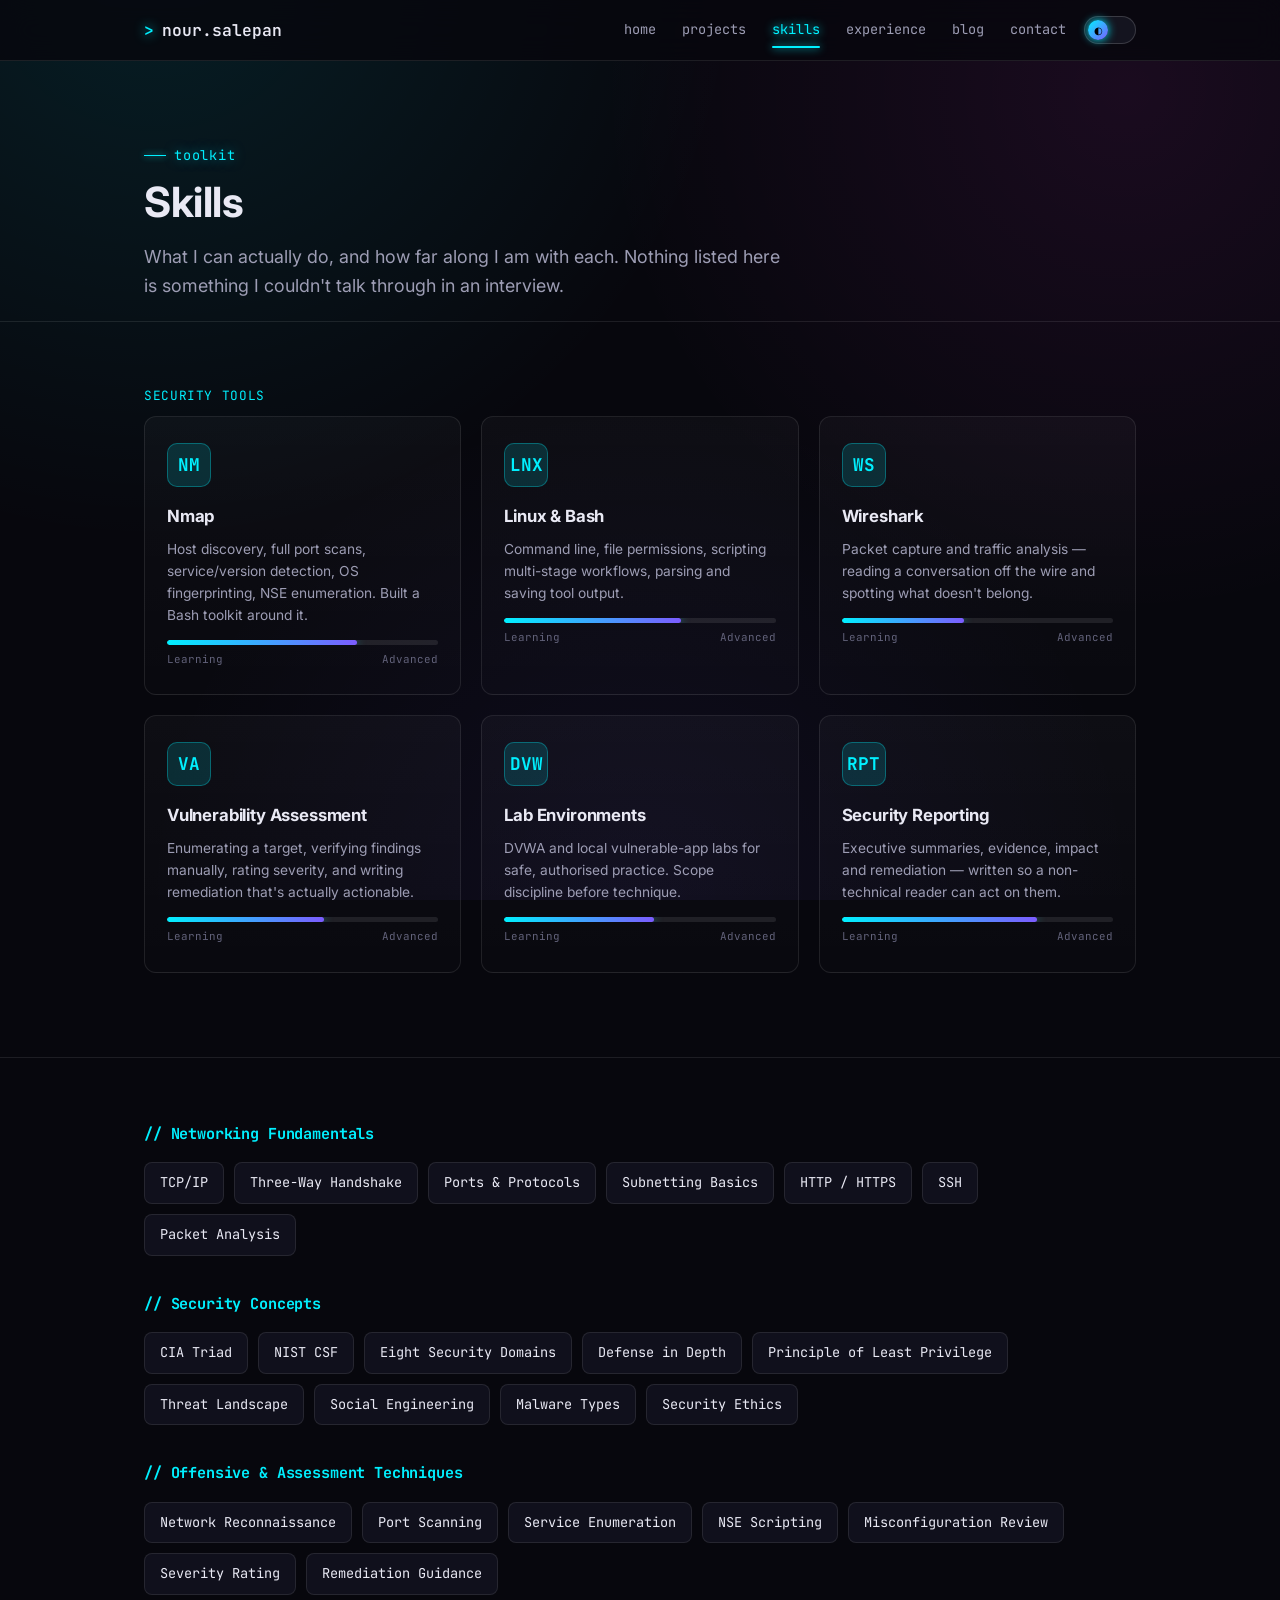
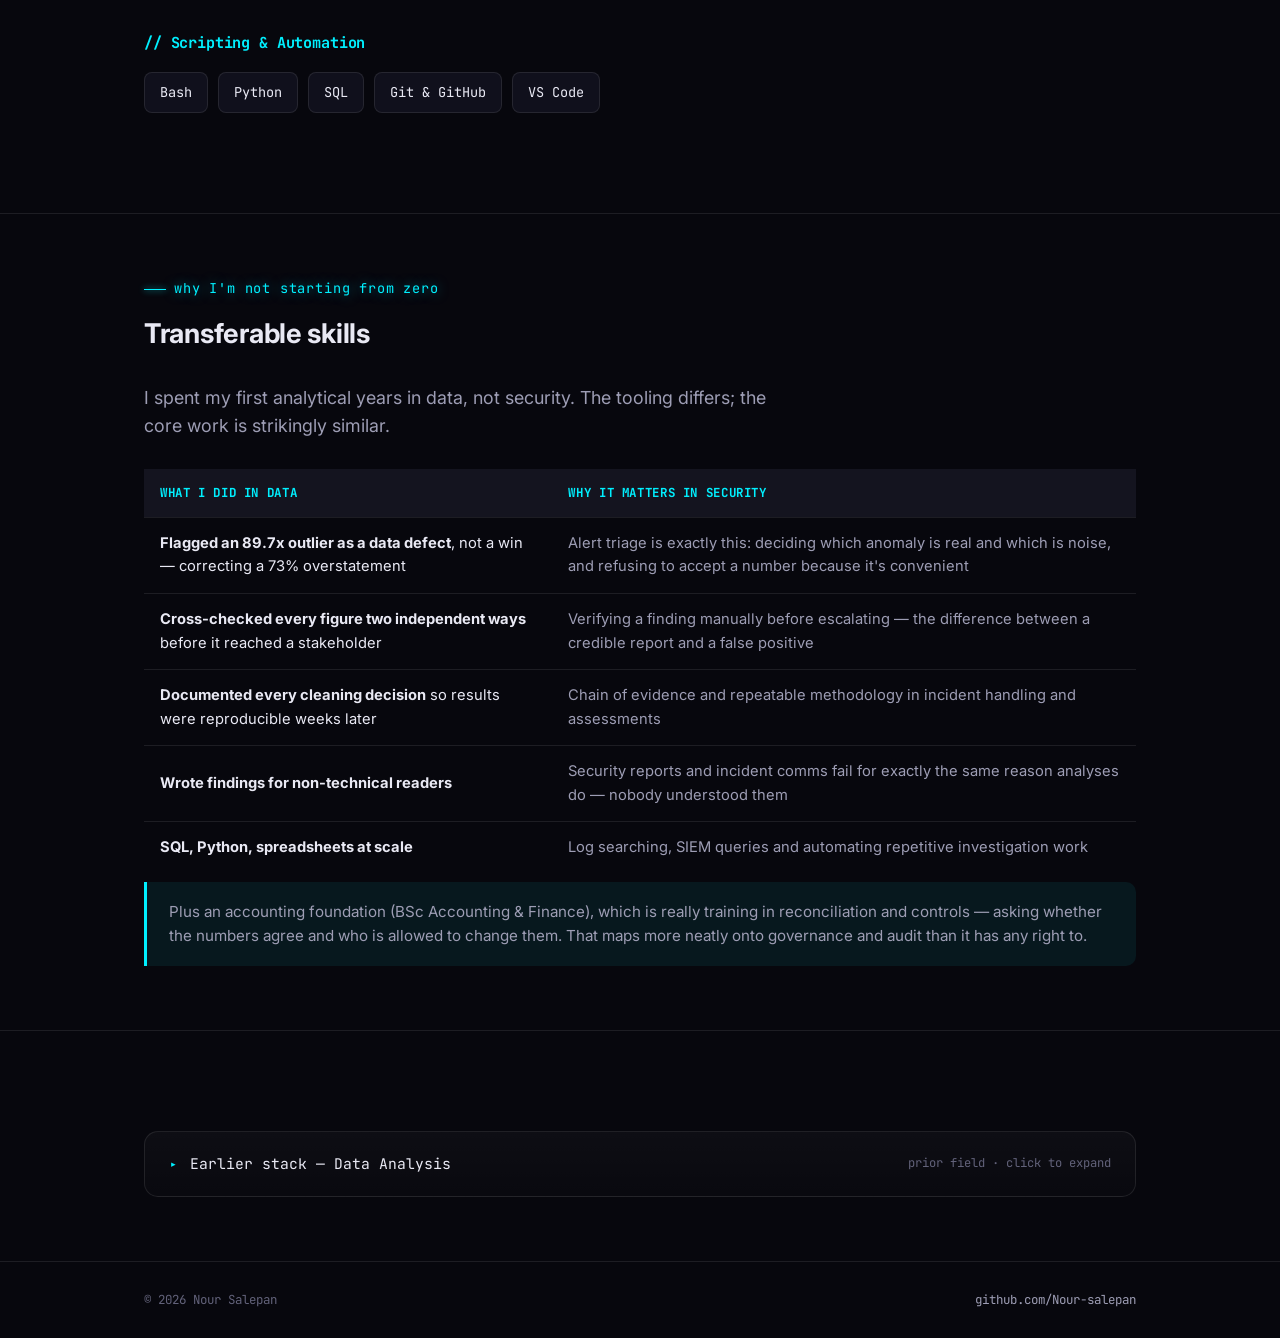
<file: skills.html>
<!DOCTYPE html>
<html lang="en">
<head>
<meta charset="UTF-8">
<meta name="viewport" content="width=device-width, initial-scale=1.0">
<title>Skills — Nour Salepan</title>
<meta name="description" content="Cybersecurity skills: Nmap, Wireshark, Linux, vulnerability assessment, security reporting — plus transferable analytical skills from a data background.">
<script>(function(){var t=localStorage.getItem('theme');if(t)document.documentElement.setAttribute('data-theme',t);})();</script>
<link rel="preconnect" href="https://fonts.googleapis.com">
<link href="https://fonts.googleapis.com/css2?family=Inter:wght@400;500;600;700;800&family=JetBrains+Mono:wght@400;500;600;700&display=swap" rel="stylesheet">
<link rel="stylesheet" href="styles.css">
</head>
<body>

<header>
  <div class="nav-wrap">
    <a href="index.html" class="logo"><span class="prompt">&gt;</span> nour.salepan</a>
    <button class="nav-toggle" id="navToggle" aria-label="Toggle menu">menu</button>
    <nav>
      <ul id="navList">
        <li><a href="index.html">home</a></li>
        <li><a href="projects.html">projects</a></li>
        <li><a href="skills.html" class="active">skills</a></li>
        <li><a href="experience.html">experience</a></li>
        <li><a href="blog.html">blog</a></li>
        <li><a href="contact.html">contact</a></li>
      </ul>
      <button class="theme-toggle" id="themeToggle" aria-label="Toggle theme"><span class="knob">◐</span></button>
    </nav>
  </div>
</header>

<main>
  <section class="hero" style="padding-bottom: 20px;">
    <div class="container">
      <div class="eyebrow">toolkit</div>
      <h1>Skills</h1>
      <p class="lead">
        What I can actually do, and how far along I am with each. Nothing listed here is
        something I couldn't talk through in an interview.
      </p>
    </div>
  </section>

  <section>
    <div class="container">
      <div class="case-section-title" style="margin-top: 0;">Security Tools</div>
      <div class="tool-grid">

        <div class="tool-card">
          <div class="tool-icon">NM</div>
          <h3>Nmap</h3>
          <p>Host discovery, full port scans, service/version detection, OS fingerprinting, NSE enumeration. Built a Bash toolkit around it.</p>
          <div class="proficiency"><div class="proficiency-fill" data-fill="70"></div></div>
          <div class="proficiency-label"><span>Learning</span><span>Advanced</span></div>
        </div>

        <div class="tool-card">
          <div class="tool-icon">LNX</div>
          <h3>Linux &amp; Bash</h3>
          <p>Command line, file permissions, scripting multi-stage workflows, parsing and saving tool output.</p>
          <div class="proficiency"><div class="proficiency-fill" data-fill="65"></div></div>
          <div class="proficiency-label"><span>Learning</span><span>Advanced</span></div>
        </div>

        <div class="tool-card">
          <div class="tool-icon">WS</div>
          <h3>Wireshark</h3>
          <p>Packet capture and traffic analysis — reading a conversation off the wire and spotting what doesn't belong.</p>
          <div class="proficiency"><div class="proficiency-fill" data-fill="45"></div></div>
          <div class="proficiency-label"><span>Learning</span><span>Advanced</span></div>
        </div>

        <div class="tool-card">
          <div class="tool-icon">VA</div>
          <h3>Vulnerability Assessment</h3>
          <p>Enumerating a target, verifying findings manually, rating severity, and writing remediation that's actually actionable.</p>
          <div class="proficiency"><div class="proficiency-fill" data-fill="58"></div></div>
          <div class="proficiency-label"><span>Learning</span><span>Advanced</span></div>
        </div>

        <div class="tool-card">
          <div class="tool-icon">DVW</div>
          <h3>Lab Environments</h3>
          <p>DVWA and local vulnerable-app labs for safe, authorised practice. Scope discipline before technique.</p>
          <div class="proficiency"><div class="proficiency-fill" data-fill="55"></div></div>
          <div class="proficiency-label"><span>Learning</span><span>Advanced</span></div>
        </div>

        <div class="tool-card">
          <div class="tool-icon">RPT</div>
          <h3>Security Reporting</h3>
          <p>Executive summaries, evidence, impact and remediation — written so a non-technical reader can act on them.</p>
          <div class="proficiency"><div class="proficiency-fill" data-fill="72"></div></div>
          <div class="proficiency-label"><span>Learning</span><span>Advanced</span></div>
        </div>

      </div>
    </div>
  </section>

  <section>
    <div class="container">

      <div class="skill-group">
        <h3>// Networking Fundamentals</h3>
        <div class="pill-row">
          <span class="pill">TCP/IP</span>
          <span class="pill">Three-Way Handshake</span>
          <span class="pill">Ports &amp; Protocols</span>
          <span class="pill">Subnetting Basics</span>
          <span class="pill">HTTP / HTTPS</span>
          <span class="pill">SSH</span>
          <span class="pill">Packet Analysis</span>
        </div>
      </div>

      <div class="skill-group">
        <h3>// Security Concepts</h3>
        <div class="pill-row">
          <span class="pill">CIA Triad</span>
          <span class="pill">NIST CSF</span>
          <span class="pill">Eight Security Domains</span>
          <span class="pill">Defense in Depth</span>
          <span class="pill">Principle of Least Privilege</span>
          <span class="pill">Threat Landscape</span>
          <span class="pill">Social Engineering</span>
          <span class="pill">Malware Types</span>
          <span class="pill">Security Ethics</span>
        </div>
      </div>

      <div class="skill-group">
        <h3>// Offensive &amp; Assessment Techniques</h3>
        <div class="pill-row">
          <span class="pill">Network Reconnaissance</span>
          <span class="pill">Port Scanning</span>
          <span class="pill">Service Enumeration</span>
          <span class="pill">NSE Scripting</span>
          <span class="pill">Misconfiguration Review</span>
          <span class="pill">Severity Rating</span>
          <span class="pill">Remediation Guidance</span>
        </div>
      </div>

      <div class="skill-group">
        <h3>// Scripting &amp; Automation</h3>
        <div class="pill-row">
          <span class="pill">Bash</span>
          <span class="pill">Python</span>
          <span class="pill">SQL</span>
          <span class="pill">Git &amp; GitHub</span>
          <span class="pill">VS Code</span>
        </div>
      </div>

    </div>
  </section>

  <section>
    <div class="container">
      <div class="eyebrow">why I'm not starting from zero</div>
      <h2>Transferable skills</h2>
      <p class="lead" style="margin-bottom: 28px;">
        I spent my first analytical years in data, not security. The tooling differs; the
        core work is strikingly similar.
      </p>

      <div class="table-wrap">
        <table style="width:100%; border-collapse: collapse; font-size: 0.92rem; min-width: 520px;">
          <thead>
            <tr>
              <th style="background: var(--surface-2); text-align:left; padding:14px 16px; font-family: var(--mono); font-size:0.78rem; text-transform:uppercase; letter-spacing:0.05em; color: var(--accent); border-bottom:1px solid var(--border);">What I did in data</th>
              <th style="background: var(--surface-2); text-align:left; padding:14px 16px; font-family: var(--mono); font-size:0.78rem; text-transform:uppercase; letter-spacing:0.05em; color: var(--accent); border-bottom:1px solid var(--border);">Why it matters in security</th>
            </tr>
          </thead>
          <tbody>
            <tr>
              <td style="padding:14px 16px; border-bottom:1px solid var(--border); color: var(--text);"><strong>Flagged an 89.7x outlier as a data defect</strong>, not a win — correcting a 73% overstatement</td>
              <td style="padding:14px 16px; border-bottom:1px solid var(--border); color: var(--text-dim);">Alert triage is exactly this: deciding which anomaly is real and which is noise, and refusing to accept a number because it's convenient</td>
            </tr>
            <tr>
              <td style="padding:14px 16px; border-bottom:1px solid var(--border); color: var(--text);"><strong>Cross-checked every figure two independent ways</strong> before it reached a stakeholder</td>
              <td style="padding:14px 16px; border-bottom:1px solid var(--border); color: var(--text-dim);">Verifying a finding manually before escalating — the difference between a credible report and a false positive</td>
            </tr>
            <tr>
              <td style="padding:14px 16px; border-bottom:1px solid var(--border); color: var(--text);"><strong>Documented every cleaning decision</strong> so results were reproducible weeks later</td>
              <td style="padding:14px 16px; border-bottom:1px solid var(--border); color: var(--text-dim);">Chain of evidence and repeatable methodology in incident handling and assessments</td>
            </tr>
            <tr>
              <td style="padding:14px 16px; border-bottom:1px solid var(--border); color: var(--text);"><strong>Wrote findings for non-technical readers</strong></td>
              <td style="padding:14px 16px; border-bottom:1px solid var(--border); color: var(--text-dim);">Security reports and incident comms fail for exactly the same reason analyses do — nobody understood them</td>
            </tr>
            <tr>
              <td style="padding:14px 16px; color: var(--text);"><strong>SQL, Python, spreadsheets at scale</strong></td>
              <td style="padding:14px 16px; color: var(--text-dim);">Log searching, SIEM queries and automating repetitive investigation work</td>
            </tr>
          </tbody>
        </table>
      </div>

      <div class="note" style="border-left: 3px solid var(--accent); background: color-mix(in srgb, var(--accent) 7%, transparent); border-radius: 0 10px 10px 0; padding: 18px 22px; margin-top: 8px; font-size: 0.95rem;">
        <p style="margin:0; color: var(--text-dim);">
          Plus an accounting foundation (BSc Accounting &amp; Finance), which is really training
          in reconciliation and controls — asking whether the numbers agree and who is allowed
          to change them. That maps more neatly onto governance and audit than it has any right to.
        </p>
      </div>
    </div>
  </section>

  <section style="border-bottom: none;">
    <div class="container">
      <details class="archive">
        <summary>
          Earlier stack — Data Analysis
          <span class="archive-note">prior field · click to expand</span>
        </summary>
        <div class="archive-body">
          <div class="skill-group" style="margin-top: 20px;">
            <h3>// Databases &amp; Querying</h3>
            <div class="pill-row">
              <span class="pill">PostgreSQL</span>
              <span class="pill">SQL Joins</span>
              <span class="pill">Aggregations</span>
              <span class="pill">CTEs</span>
              <span class="pill">Window Functions</span>
              <span class="pill">Schema Design</span>
              <span class="pill">pgAdmin</span>
            </div>
          </div>

          <div class="skill-group">
            <h3>// Spreadsheets &amp; BI</h3>
            <div class="pill-row">
              <span class="pill">Advanced Excel</span>
              <span class="pill">Power BI</span>
              <span class="pill">Tableau</span>
              <span class="pill">PivotTables</span>
              <span class="pill">INDEX/MATCH · XLOOKUP</span>
              <span class="pill">SUMIFS / COUNTIFS</span>
              <span class="pill">Power Query</span>
            </div>
          </div>

          <div class="skill-group" style="margin-bottom: 8px;">
            <h3>// Python for Data Analysis</h3>
            <div class="pill-row">
              <span class="pill">pandas</span>
              <span class="pill">NumPy</span>
              <span class="pill">matplotlib</span>
              <span class="pill">seaborn</span>
              <span class="pill">Jupyter</span>
              <span class="pill">Exploratory Data Analysis</span>
            </div>
          </div>
        </div>
      </details>
    </div>
  </section>
</main>

<footer>
  <div class="container footer-wrap">
    <span>© 2026 Nour Salepan</span>
    <span><a href="https://github.com/Nour-salepan" target="_blank" rel="noopener">github.com/Nour-salepan</a></span>
  </div>
</footer>

<script src="theme.js"></script>
</body>
</html>
</file>
<file: styles.css>
/* ===== Nour Salepan — Portfolio | Neon Theme (Light + Dark) ===== */

:root {
  --mono: "JetBrains Mono", "Fira Code", ui-monospace, SFMono-Regular, Menlo, Consolas, monospace;
  --sans: "Inter", -apple-system, BlinkMacSystemFont, "Segoe UI", sans-serif;
  --radius: 12px;
  --max-width: 1040px;

  /* Dark theme (default) */
  --bg: #07070d;
  --bg-alt: #0b0b16;
  --surface: #10101c;
  --surface-2: #14141f;
  --border: rgba(255, 255, 255, 0.09);
  --border-strong: rgba(255, 255, 255, 0.16);
  --text: #e9e9f4;
  --text-dim: #9d9db4;
  --text-faint: #62627a;

  --accent: #00f0ff;      /* cyan */
  --accent-2: #ff3df5;    /* magenta */
  --accent-3: #7c5cff;    /* violet */
  --accent-4: #39ff9d;    /* green */

  --glow-accent: 0 0 20px rgba(0, 240, 255, 0.35);
  --glow-accent-2: 0 0 20px rgba(255, 61, 245, 0.3);
  --glow-soft: 0 0 40px rgba(0, 240, 255, 0.12);

  --card-bg: linear-gradient(180deg, rgba(255,255,255,0.03), rgba(255,255,255,0.01));
}

html[data-theme="light"] {
  --bg: #f3f4fb;
  --bg-alt: #ffffff;
  --surface: #ffffff;
  --surface-2: #f8f8ff;
  --border: rgba(20, 20, 40, 0.1);
  --border-strong: rgba(20, 20, 40, 0.18);
  --text: #14141f;
  --text-dim: #4c4d63;
  --text-faint: #83849c;

  --accent: #0891b2;
  --accent-2: #c026d3;
  --accent-3: #6d28d9;
  --accent-4: #059669;

  --glow-accent: 0 0 20px rgba(8, 145, 178, 0.18);
  --glow-accent-2: 0 0 20px rgba(192, 38, 211, 0.15);
  --glow-soft: 0 0 40px rgba(8, 145, 178, 0.08);

  --card-bg: linear-gradient(180deg, rgba(20,20,40,0.02), rgba(20,20,40,0.005));
}

* { box-sizing: border-box; margin: 0; padding: 0; }

html { scroll-behavior: smooth; }

body {
  background: var(--bg);
  background-image:
    radial-gradient(circle at 12% -5%, rgba(0, 240, 255, 0.10) 0%, transparent 40%),
    radial-gradient(circle at 88% 10%, rgba(255, 61, 245, 0.08) 0%, transparent 38%),
    radial-gradient(circle at 50% 100%, rgba(124, 92, 255, 0.07) 0%, transparent 45%);
  background-attachment: fixed;
  color: var(--text);
  font-family: var(--sans);
  line-height: 1.6;
  min-height: 100vh;
  display: flex;
  flex-direction: column;
  transition: background-color 0.3s ease, color 0.3s ease;
}

a { color: inherit; text-decoration: none; }

.container {
  max-width: var(--max-width);
  margin: 0 auto;
  padding: 0 24px;
  width: 100%;
}

::selection { background: var(--accent); color: #06060c; }

/* ===== Header / Nav ===== */
header {
  border-bottom: 1px solid var(--border);
  background: color-mix(in srgb, var(--bg) 80%, transparent);
  backdrop-filter: blur(14px);
  position: sticky;
  top: 0;
  z-index: 100;
}

.nav-wrap {
  max-width: var(--max-width);
  margin: 0 auto;
  padding: 16px 24px;
  display: flex;
  align-items: center;
  justify-content: space-between;
  gap: 16px;
}

.logo {
  font-family: var(--mono);
  font-size: 1.02rem;
  font-weight: 600;
  color: var(--text);
  display: flex;
  align-items: center;
  gap: 8px;
  white-space: nowrap;
}

.logo .prompt {
  color: var(--accent);
  text-shadow: 0 0 12px var(--accent);
}

nav { display: flex; align-items: center; gap: 18px; }

nav ul {
  list-style: none;
  display: flex;
  gap: 26px;
  font-family: var(--mono);
  font-size: 0.85rem;
}

nav a {
  color: var(--text-dim);
  transition: color 0.15s ease;
  position: relative;
  padding: 4px 0;
}

nav a:hover { color: var(--text); }

nav a.active { color: var(--accent); text-shadow: 0 0 10px var(--accent); }

nav a.active::after {
  content: "";
  position: absolute;
  left: 0;
  right: 0;
  bottom: -6px;
  height: 2px;
  background: var(--accent);
  border-radius: 2px;
  box-shadow: 0 0 8px var(--accent);
}

.nav-toggle {
  display: none;
  background: none;
  border: 1px solid var(--border);
  color: var(--text);
  border-radius: 6px;
  padding: 6px 10px;
  font-family: var(--mono);
  cursor: pointer;
}

/* Theme toggle switch */
.theme-toggle {
  position: relative;
  width: 52px;
  height: 28px;
  border-radius: 20px;
  border: 1px solid var(--border-strong);
  background: var(--surface-2);
  cursor: pointer;
  flex-shrink: 0;
  display: flex;
  align-items: center;
  padding: 3px;
  transition: box-shadow 0.2s ease;
}

.theme-toggle:hover { box-shadow: var(--glow-accent); }

.theme-toggle .knob {
  width: 20px;
  height: 20px;
  border-radius: 50%;
  background: linear-gradient(135deg, var(--accent), var(--accent-3));
  box-shadow: 0 0 10px var(--accent);
  transition: transform 0.25s cubic-bezier(.4,0,.2,1);
  display: flex;
  align-items: center;
  justify-content: center;
  font-size: 0.65rem;
}

html[data-theme="light"] .theme-toggle .knob { transform: translateX(24px); }

/* ===== Main / sections ===== */
main { flex: 1; }

section {
  padding: 64px 0;
  border-bottom: 1px solid var(--border);
}

section:last-of-type { border-bottom: none; }

.eyebrow {
  font-family: var(--mono);
  color: var(--accent);
  font-size: 0.85rem;
  letter-spacing: 0.06em;
  margin-bottom: 12px;
  display: flex;
  align-items: center;
  gap: 8px;
  text-shadow: 0 0 12px color-mix(in srgb, var(--accent) 50%, transparent);
}

.eyebrow::before {
  content: "";
  width: 22px;
  height: 1px;
  background: var(--accent);
  box-shadow: 0 0 6px var(--accent);
}

h1, h2, h3 {
  font-weight: 700;
  letter-spacing: -0.01em;
  color: var(--text);
}

h1 { font-size: 2.6rem; line-height: 1.12; margin-bottom: 18px; }
h2 { font-size: 1.7rem; margin-bottom: 28px; }
h3 { font-size: 1.1rem; margin-bottom: 8px; }

p { color: var(--text-dim); }

.lead {
  font-size: 1.12rem;
  color: var(--text-dim);
  max-width: 640px;
}

.gradient-text {
  background: linear-gradient(90deg, var(--accent), var(--accent-3) 45%, var(--accent-2));
  background-size: 200% auto;
  -webkit-background-clip: text;
  background-clip: text;
  color: transparent;
  animation: gradientShift 6s ease-in-out infinite;
}

@keyframes gradientShift {
  0%, 100% { background-position: 0% center; }
  50% { background-position: 100% center; }
}

@keyframes fadeInUp {
  from { opacity: 0; transform: translateY(14px); }
  to { opacity: 1; transform: translateY(0); }
}

.fade-in { animation: fadeInUp 0.6s ease both; }

@keyframes floatY {
  0%, 100% { transform: translateY(0px); }
  50% { transform: translateY(-8px); }
}

@keyframes pulseGlow {
  0%, 100% { opacity: 0.5; }
  50% { opacity: 1; }
}

/* ===== Hero ===== */
.hero {
  padding: 84px 0 60px;
  position: relative;
}

.hero .tag {
  font-family: var(--mono);
  color: var(--accent);
  font-size: 0.95rem;
  margin-bottom: 16px;
}

.hero .location {
  font-family: var(--mono);
  font-size: 0.82rem;
  color: var(--text-faint);
  margin-top: 22px;
  display: flex;
  align-items: center;
  gap: 8px;
}

.dot-live {
  width: 7px;
  height: 7px;
  border-radius: 50%;
  background: var(--accent-4);
  box-shadow: 0 0 8px var(--accent-4);
  animation: pulseGlow 2s ease-in-out infinite;
}

.btn-row {
  display: flex;
  gap: 14px;
  margin-top: 32px;
  flex-wrap: wrap;
}

.btn {
  font-family: var(--mono);
  font-size: 0.88rem;
  padding: 12px 22px;
  border-radius: var(--radius);
  border: 1px solid var(--border-strong);
  transition: all 0.2s ease;
  display: inline-flex;
  align-items: center;
  gap: 8px;
  position: relative;
  overflow: hidden;
}

.btn-primary {
  background: linear-gradient(135deg, var(--accent), var(--accent-3));
  color: #050508;
  border-color: transparent;
  font-weight: 700;
  box-shadow: 0 0 0 rgba(0,240,255,0);
}

.btn-primary:hover {
  box-shadow: 0 0 26px color-mix(in srgb, var(--accent) 55%, transparent);
  transform: translateY(-2px);
}

.btn-outline { color: var(--text); }

.btn-outline:hover {
  border-color: var(--accent);
  color: var(--accent);
  box-shadow: var(--glow-accent);
  transform: translateY(-2px);
}

/* Stat strip */
.stat-grid {
  display: grid;
  grid-template-columns: repeat(4, 1fr);
  gap: 16px;
  margin-top: 52px;
}

.stat-card {
  background: var(--card-bg);
  border: 1px solid var(--border);
  border-radius: var(--radius);
  padding: 20px 18px;
  text-align: left;
  transition: border-color 0.2s ease, transform 0.2s ease, box-shadow 0.2s ease;
}

.stat-card:hover {
  transform: translateY(-3px);
  border-color: color-mix(in srgb, var(--accent) 45%, var(--border));
  box-shadow: var(--glow-soft);
}

.stat-num {
  font-family: var(--mono);
  font-size: 1.5rem;
  font-weight: 700;
  color: var(--accent);
  text-shadow: 0 0 16px color-mix(in srgb, var(--accent) 45%, transparent);
}

.stat-label {
  font-size: 0.78rem;
  color: var(--text-faint);
  margin-top: 4px;
  font-family: var(--mono);
}

/* ===== Cards / grids ===== */
.grid {
  display: grid;
  grid-template-columns: repeat(2, 1fr);
  gap: 20px;
}

.card {
  background: var(--card-bg);
  border: 1px solid var(--border);
  border-radius: var(--radius);
  padding: 26px;
  transition: border-color 0.2s ease, transform 0.2s ease, box-shadow 0.2s ease;
  position: relative;
}

.card:hover {
  border-color: color-mix(in srgb, var(--accent) 50%, var(--border));
  transform: translateY(-4px);
  box-shadow: var(--glow-soft);
}

.card-header {
  display: flex;
  justify-content: space-between;
  align-items: flex-start;
  margin-bottom: 10px;
  gap: 10px;
}

.card .status {
  font-family: var(--mono);
  font-size: 0.72rem;
  padding: 3px 10px;
  border-radius: 20px;
  background: color-mix(in srgb, var(--accent-4) 15%, transparent);
  color: var(--accent-4);
  border: 1px solid color-mix(in srgb, var(--accent-4) 35%, transparent);
  white-space: nowrap;
}

.card .status.ongoing {
  background: color-mix(in srgb, var(--accent-3) 15%, transparent);
  color: var(--accent-3);
  border-color: color-mix(in srgb, var(--accent-3) 35%, transparent);
}

.card p { font-size: 0.92rem; margin-bottom: 14px; }

.tag-list {
  display: flex;
  flex-wrap: wrap;
  gap: 8px;
  margin-bottom: 16px;
}

.tag-chip {
  font-family: var(--mono);
  font-size: 0.72rem;
  color: var(--accent-3);
  background: color-mix(in srgb, var(--accent-3) 10%, transparent);
  border: 1px solid color-mix(in srgb, var(--accent-3) 28%, transparent);
  padding: 3px 9px;
  border-radius: 5px;
  transition: box-shadow 0.15s ease;
}

.tag-chip:hover { box-shadow: 0 0 10px color-mix(in srgb, var(--accent-3) 45%, transparent); }

.card-links { display: flex; gap: 16px; flex-wrap: wrap; }

.card-links a {
  font-family: var(--mono);
  font-size: 0.82rem;
  color: var(--text);
  border-bottom: 1px solid var(--text-faint);
  padding-bottom: 1px;
  transition: color 0.15s ease, border-color 0.15s ease, text-shadow 0.15s ease;
}

.card-links a:hover {
  color: var(--accent);
  border-color: var(--accent);
  text-shadow: 0 0 10px color-mix(in srgb, var(--accent) 60%, transparent);
}

/* ===== Case study / project detail ===== */
.case-study {
  background: var(--card-bg);
  border: 1px solid var(--border);
  border-radius: 16px;
  padding: 36px;
  margin-bottom: 32px;
  position: relative;
  overflow: hidden;
}

.case-study::before {
  content: "";
  position: absolute;
  top: -60%;
  right: -20%;
  width: 60%;
  height: 220%;
  background: radial-gradient(circle, color-mix(in srgb, var(--accent) 12%, transparent), transparent 70%);
  pointer-events: none;
}

.case-header {
  display: flex;
  justify-content: space-between;
  align-items: flex-start;
  gap: 16px;
  margin-bottom: 8px;
  flex-wrap: wrap;
}

.case-header h3 { font-size: 1.35rem; margin-bottom: 4px; }

.case-meta {
  font-family: var(--mono);
  font-size: 0.78rem;
  color: var(--text-faint);
  margin-bottom: 20px;
}

.metrics-grid {
  display: grid;
  grid-template-columns: repeat(4, 1fr);
  gap: 14px;
  margin: 24px 0;
}

.metric-box {
  background: var(--surface-2);
  border: 1px solid var(--border);
  border-radius: 10px;
  padding: 16px 14px;
  text-align: center;
  transition: transform 0.2s ease, box-shadow 0.2s ease;
}

.metric-box:hover {
  transform: translateY(-3px) scale(1.02);
  box-shadow: var(--glow-soft);
}

.metric-num {
  font-family: var(--mono);
  font-weight: 700;
  font-size: 1.3rem;
  color: var(--accent-2);
  text-shadow: 0 0 14px color-mix(in srgb, var(--accent-2) 45%, transparent);
  display: block;
}

.metric-label {
  font-size: 0.72rem;
  color: var(--text-faint);
  margin-top: 4px;
}

.case-section-title {
  font-family: var(--mono);
  font-size: 0.8rem;
  color: var(--accent);
  text-transform: uppercase;
  letter-spacing: 0.05em;
  margin: 22px 0 10px;
}

.finding-list {
  list-style: none;
  display: flex;
  flex-direction: column;
  gap: 12px;
}

.finding-list li {
  padding-left: 22px;
  position: relative;
  font-size: 0.93rem;
  color: var(--text-dim);
}

.finding-list li::before {
  content: "▹";
  position: absolute;
  left: 0;
  color: var(--accent);
  text-shadow: 0 0 8px var(--accent);
}

.finding-list strong { color: var(--text); }

.callout {
  background: color-mix(in srgb, var(--accent-2) 8%, var(--surface-2));
  border: 1px solid color-mix(in srgb, var(--accent-2) 30%, transparent);
  border-radius: 10px;
  padding: 16px 18px;
  margin: 18px 0;
  font-size: 0.9rem;
}

.callout strong { color: var(--accent-2); }

/* ===== Skills page ===== */
.tool-grid {
  display: grid;
  grid-template-columns: repeat(3, 1fr);
  gap: 20px;
  margin-bottom: 20px;
}

.tool-card {
  background: var(--card-bg);
  border: 1px solid var(--border);
  border-radius: var(--radius);
  padding: 26px 22px;
  transition: transform 0.25s cubic-bezier(.4,0,.2,1), border-color 0.25s ease, box-shadow 0.25s ease;
  position: relative;
  overflow: hidden;
}

.tool-card::after {
  content: "";
  position: absolute;
  inset: 0;
  border-radius: inherit;
  padding: 1px;
  background: linear-gradient(135deg, var(--accent), transparent 40%, var(--accent-2));
  -webkit-mask: linear-gradient(#000 0 0) content-box, linear-gradient(#000 0 0);
  -webkit-mask-composite: xor;
  mask-composite: exclude;
  opacity: 0;
  transition: opacity 0.25s ease;
  pointer-events: none;
}

.tool-card:hover {
  transform: translateY(-6px);
  box-shadow: var(--glow-soft);
}

.tool-card:hover::after { opacity: 1; }

.tool-icon {
  width: 44px;
  height: 44px;
  border-radius: 10px;
  display: flex;
  align-items: center;
  justify-content: center;
  font-family: var(--mono);
  font-weight: 700;
  font-size: 1.1rem;
  margin-bottom: 16px;
  background: color-mix(in srgb, var(--accent) 14%, transparent);
  color: var(--accent);
  border: 1px solid color-mix(in srgb, var(--accent) 30%, transparent);
  transition: transform 0.3s ease, box-shadow 0.3s ease;
}

.tool-card:hover .tool-icon {
  transform: rotate(-6deg) scale(1.08);
  box-shadow: 0 0 20px color-mix(in srgb, var(--accent) 50%, transparent);
}

.tool-card h3 { font-size: 1.05rem; }

.tool-card p { font-size: 0.86rem; margin-bottom: 14px; }

.proficiency {
  height: 5px;
  border-radius: 4px;
  background: var(--border);
  overflow: hidden;
  margin-top: 12px;
}

.proficiency-fill {
  height: 100%;
  border-radius: 4px;
  background: linear-gradient(90deg, var(--accent), var(--accent-3));
  box-shadow: 0 0 10px color-mix(in srgb, var(--accent) 50%, transparent);
  width: 0%;
  transition: width 1.1s cubic-bezier(.4,0,.2,1);
}

.proficiency-label {
  display: flex;
  justify-content: space-between;
  font-family: var(--mono);
  font-size: 0.68rem;
  color: var(--text-faint);
  margin-top: 6px;
}

.skill-group { margin-bottom: 36px; }

.skill-group h3 {
  font-family: var(--mono);
  color: var(--accent);
  font-size: 0.95rem;
  margin-bottom: 16px;
}

.pill-row {
  display: flex;
  flex-wrap: wrap;
  gap: 10px;
}

.pill {
  font-family: var(--mono);
  font-size: 0.85rem;
  background: var(--surface);
  border: 1px solid var(--border);
  padding: 9px 15px;
  border-radius: 8px;
  color: var(--text);
  transition: all 0.2s ease;
  cursor: default;
}

.pill:hover {
  border-color: var(--accent);
  color: var(--accent);
  box-shadow: var(--glow-accent);
  transform: translateY(-2px);
}

/* ===== Experience / timeline ===== */
.timeline-item {
  padding: 26px 0;
  border-bottom: 1px solid var(--border);
  display: grid;
  grid-template-columns: 170px 1fr;
  gap: 24px;
  position: relative;
}

.timeline-item:last-child { border-bottom: none; }

.timeline-date {
  font-family: var(--mono);
  color: var(--text-faint);
  font-size: 0.8rem;
  display: flex;
  align-items: flex-start;
  gap: 8px;
}

.timeline-date::before {
  content: "";
  width: 8px;
  height: 8px;
  border-radius: 50%;
  background: var(--accent);
  box-shadow: 0 0 8px var(--accent);
  margin-top: 5px;
  flex-shrink: 0;
}

.timeline-role { font-weight: 700; color: var(--text); margin-bottom: 4px; font-size: 1.02rem; }

.timeline-org { color: var(--accent); font-size: 0.9rem; margin-bottom: 10px; font-family: var(--mono); }

.timeline-item ul {
  margin-top: 8px;
  padding-left: 18px;
  display: flex;
  flex-direction: column;
  gap: 6px;
}

.timeline-item ul li { font-size: 0.9rem; color: var(--text-dim); }

.badge-row {
  display: flex;
  flex-wrap: wrap;
  gap: 10px;
  margin-top: 10px;
}

.badge {
  font-family: var(--mono);
  font-size: 0.75rem;
  padding: 5px 12px;
  border-radius: 20px;
  border: 1px solid color-mix(in srgb, var(--accent-4) 35%, transparent);
  color: var(--accent-4);
  background: color-mix(in srgb, var(--accent-4) 10%, transparent);
}

.lang-row { display: flex; gap: 28px; margin-top: 8px; flex-wrap: wrap; }

.lang-item { display: flex; flex-direction: column; gap: 6px; min-width: 160px; }

.lang-name { font-family: var(--mono); font-size: 0.88rem; color: var(--text); }

.lang-level { font-size: 0.76rem; color: var(--text-faint); }

.placeholder-note {
  font-family: var(--mono);
  font-size: 0.82rem;
  color: var(--text-faint);
  background: var(--surface);
  border: 1px dashed var(--border-strong);
  border-radius: var(--radius);
  padding: 18px 20px;
  margin-top: 8px;
}

/* ===== Blog ===== */
.blog-item {
  padding: 22px 0;
  border-bottom: 1px solid var(--border);
}

.blog-item:last-child { border-bottom: none; }

.blog-date {
  font-family: var(--mono);
  font-size: 0.78rem;
  color: var(--text-faint);
  margin-bottom: 6px;
}

/* ===== Contact ===== */
.contact-grid {
  display: grid;
  grid-template-columns: 1fr 1fr;
  gap: 18px;
  margin-top: 30px;
}

.contact-card {
  background: var(--card-bg);
  border: 1px solid var(--border);
  border-radius: var(--radius);
  padding: 22px;
  display: flex;
  align-items: center;
  gap: 14px;
  transition: all 0.2s ease;
}

.contact-card:hover {
  border-color: color-mix(in srgb, var(--accent) 50%, var(--border));
  box-shadow: var(--glow-soft);
  transform: translateY(-3px);
}

.contact-icon {
  font-family: var(--mono);
  color: var(--accent);
  font-size: 1.2rem;
  width: 42px;
  height: 42px;
  border-radius: 10px;
  display: flex;
  align-items: center;
  justify-content: center;
  background: color-mix(in srgb, var(--accent) 12%, transparent);
  border: 1px solid color-mix(in srgb, var(--accent) 30%, transparent);
  flex-shrink: 0;
}

.contact-label {
  font-family: var(--mono);
  font-size: 0.72rem;
  color: var(--text-faint);
  margin-bottom: 3px;
}

.contact-value { color: var(--text); font-size: 0.94rem; }

.availability-banner {
  margin-top: 36px;
  background: linear-gradient(120deg, color-mix(in srgb, var(--accent) 10%, transparent), color-mix(in srgb, var(--accent-2) 8%, transparent));
  border: 1px solid var(--border);
  border-radius: var(--radius);
  padding: 20px 24px;
  display: flex;
  align-items: center;
  gap: 12px;
  font-family: var(--mono);
  font-size: 0.88rem;
}

/* ===== Footer ===== */
footer {
  border-top: 1px solid var(--border);
  padding: 28px 0;
}

.footer-wrap {
  display: flex;
  justify-content: space-between;
  align-items: center;
  font-family: var(--mono);
  font-size: 0.78rem;
  color: var(--text-faint);
}

.footer-wrap a { color: var(--text-dim); }
.footer-wrap a:hover { color: var(--accent); }

/* ===== Collapsible archive sections ===== */
.archive {
  border: 1px solid var(--border);
  border-radius: 14px;
  background: var(--card-bg);
  margin-top: 36px;
  overflow: hidden;
}

.archive > summary {
  list-style: none;
  cursor: pointer;
  padding: 20px 24px;
  display: flex;
  align-items: center;
  gap: 12px;
  font-family: var(--mono);
  font-size: 0.92rem;
  color: var(--text);
  transition: background 0.15s ease, color 0.15s ease;
  user-select: none;
}

.archive > summary::-webkit-details-marker { display: none; }

.archive > summary::before {
  content: "▸";
  color: var(--accent);
  font-size: 0.9rem;
  transition: transform 0.2s ease;
  display: inline-block;
}

.archive[open] > summary::before { transform: rotate(90deg); }

.archive > summary:hover { background: color-mix(in srgb, var(--accent) 6%, transparent); }

.archive > summary .archive-note {
  margin-left: auto;
  font-size: 0.76rem;
  color: var(--text-faint);
  text-align: right;
}

.archive-body {
  padding: 4px 24px 26px;
  border-top: 1px solid var(--border);
}

/* ===== Severity badges ===== */
.sev {
  font-family: var(--mono);
  font-size: 0.7rem;
  padding: 3px 10px;
  border-radius: 20px;
  white-space: nowrap;
  display: inline-block;
}

.sev-crit { background: rgba(255, 61, 90, 0.14); color: #ff5c78; border: 1px solid rgba(255, 61, 90, 0.4); }
.sev-high { background: rgba(255, 149, 61, 0.14); color: #ff9a46; border: 1px solid rgba(255, 149, 61, 0.4); }
.sev-med  { background: rgba(255, 214, 61, 0.14); color: #e0b93a; border: 1px solid rgba(255, 214, 61, 0.4); }

html[data-theme="light"] .sev-crit { color: #c01733; }
html[data-theme="light"] .sev-high { color: #b35800; }
html[data-theme="light"] .sev-med  { color: #8a6d00; }

/* Finding rows */
.finding-row {
  display: flex;
  align-items: flex-start;
  gap: 14px;
  padding: 14px 0;
  border-bottom: 1px solid var(--border);
}

.finding-row:last-child { border-bottom: none; }

.finding-row .f-text { flex: 1; font-size: 0.93rem; color: var(--text-dim); }
.finding-row .f-text strong { color: var(--text); }

/* Terminal-style block */
.terminal {
  background: #0a0a12;
  border: 1px solid var(--border-strong);
  border-radius: 10px;
  padding: 16px 18px;
  font-family: var(--mono);
  font-size: 0.82rem;
  line-height: 1.75;
  color: #c8ccd8;
  overflow-x: auto;
  margin: 18px 0;
  white-space: pre;
  tab-size: 4;
}

@media (max-width: 720px) {
  .terminal { font-size: 0.74rem; }
}

html[data-theme="light"] .terminal { background: #15151f; color: #d8dbe6; }

.terminal .prompt-sym { color: var(--accent-4); }
.terminal .cmt { color: #6b7180; }

/* Workflow steps */
.flow {
  display: grid;
  grid-template-columns: repeat(4, 1fr);
  gap: 12px;
  margin: 22px 0;
}

.flow-step {
  background: var(--surface-2);
  border: 1px solid var(--border);
  border-radius: 10px;
  padding: 14px 12px;
  text-align: center;
  position: relative;
  transition: border-color 0.2s ease, transform 0.2s ease;
}

.flow-step:hover { border-color: var(--accent); transform: translateY(-3px); }

.flow-num {
  font-family: var(--mono);
  font-size: 0.68rem;
  color: var(--accent);
  display: block;
  margin-bottom: 5px;
}

.flow-step h4 { font-size: 0.88rem; margin: 0 0 4px; color: var(--text); }
.flow-step p { font-size: 0.75rem; margin: 0; color: var(--text-faint); font-family: var(--mono); }

/* ===== Responsive ===== */
@media (max-width: 820px) {
  .flow { grid-template-columns: repeat(2, 1fr); }
}

@media (max-width: 820px) {
  .tool-grid { grid-template-columns: repeat(2, 1fr); }
  .metrics-grid { grid-template-columns: repeat(2, 1fr); }
  .stat-grid { grid-template-columns: repeat(2, 1fr); }
}

@media (max-width: 720px) {
  .grid { grid-template-columns: 1fr; }
  .contact-grid { grid-template-columns: 1fr; }
  .tool-grid { grid-template-columns: 1fr; }
  .timeline-item { grid-template-columns: 1fr; gap: 6px; }
  h1 { font-size: 1.9rem; }
  .case-study { padding: 24px 18px; }
  nav ul {
    position: absolute;
    top: 100%;
    left: 0;
    right: 0;
    background: var(--bg-alt);
    border-bottom: 1px solid var(--border);
    flex-direction: column;
    padding: 16px 24px;
    display: none;
    gap: 16px;
  }
  nav ul.open { display: flex; }
  .nav-toggle { display: block; }
  .footer-wrap { flex-direction: column; gap: 10px; text-align: center; }
}
</file>
<file: article.css>
/* ===== Long-form article styles — layered on top of styles.css ===== */

.article-wrap {
  max-width: 760px;
  margin: 0 auto;
  padding: 0 24px;
}

/* --- Post header --- */
.post-head {
  padding: 72px 0 36px;
  border-bottom: 1px solid var(--border);
  margin-bottom: 40px;
}

.post-head h1 {
  font-size: 2.5rem;
  line-height: 1.13;
  margin-bottom: 18px;
}

.post-sub {
  font-size: 1.15rem;
  color: var(--text-dim);
  line-height: 1.6;
}

.post-meta {
  font-family: var(--mono);
  font-size: 0.8rem;
  color: var(--text-faint);
  margin-top: 24px;
  display: flex;
  gap: 18px;
  flex-wrap: wrap;
  align-items: center;
}

.post-meta .sep { color: var(--border-strong); }

/* --- Table of contents --- */
.toc {
  background: var(--card-bg);
  border: 1px solid var(--border);
  border-radius: 14px;
  padding: 26px 28px;
  margin-bottom: 48px;
}

.toc-title {
  font-family: var(--mono);
  font-size: 0.78rem;
  text-transform: uppercase;
  letter-spacing: 0.08em;
  color: var(--accent);
  margin-bottom: 16px;
}

.toc ol {
  list-style: none;
  counter-reset: toc;
  display: flex;
  flex-direction: column;
  gap: 10px;
}

.toc ol li {
  counter-increment: toc;
  padding-left: 34px;
  position: relative;
}

.toc ol li::before {
  content: "0" counter(toc);
  position: absolute;
  left: 0;
  font-family: var(--mono);
  font-size: 0.78rem;
  color: var(--accent);
  opacity: 0.7;
}

.toc a {
  color: var(--text-dim);
  font-size: 0.95rem;
  transition: color 0.15s ease, text-shadow 0.15s ease;
}

.toc a:hover {
  color: var(--accent);
  text-shadow: 0 0 10px color-mix(in srgb, var(--accent) 50%, transparent);
}

/* --- Prose --- */
.prose { font-size: 1.05rem; line-height: 1.78; }

.prose > p {
  color: var(--text-dim);
  margin-bottom: 22px;
}

.prose strong { color: var(--text); font-weight: 600; }

.prose em { color: var(--text); font-style: italic; }

.prose h2 {
  font-size: 1.75rem;
  margin: 64px 0 8px;
  scroll-margin-top: 90px;
  line-height: 1.25;
}

.prose h2 .h2-num {
  display: block;
  font-family: var(--mono);
  font-size: 0.78rem;
  color: var(--accent);
  letter-spacing: 0.1em;
  margin-bottom: 10px;
  text-transform: uppercase;
  text-shadow: 0 0 12px color-mix(in srgb, var(--accent) 45%, transparent);
}

.prose h2 + p { margin-top: 18px; }

.prose h3 {
  font-size: 1.2rem;
  margin: 40px 0 14px;
  color: var(--text);
  scroll-margin-top: 90px;
}

.prose h4 {
  font-size: 1rem;
  margin: 28px 0 10px;
  color: var(--text);
  font-family: var(--mono);
  font-weight: 600;
}

.prose ul, .prose ol {
  margin: 0 0 24px 0;
  padding-left: 22px;
  display: flex;
  flex-direction: column;
  gap: 11px;
}

.prose ul li, .prose ol li {
  color: var(--text-dim);
}

.prose ul li::marker { color: var(--accent); }
.prose ol li::marker { color: var(--accent); font-family: var(--mono); font-size: 0.9rem; }

.prose a:not(.btn) {
  color: var(--accent);
  border-bottom: 1px solid color-mix(in srgb, var(--accent) 40%, transparent);
  transition: text-shadow 0.15s ease, border-color 0.15s ease;
}

.prose a:not(.btn):hover {
  text-shadow: 0 0 10px color-mix(in srgb, var(--accent) 60%, transparent);
  border-color: var(--accent);
}

.prose code {
  font-family: var(--mono);
  font-size: 0.87em;
  background: color-mix(in srgb, var(--accent-3) 12%, transparent);
  border: 1px solid color-mix(in srgb, var(--accent-3) 25%, transparent);
  color: var(--accent-3);
  padding: 1px 6px;
  border-radius: 5px;
}

.prose pre {
  background: var(--surface-2);
  border: 1px solid var(--border);
  border-radius: 12px;
  padding: 20px 22px;
  overflow-x: auto;
  margin: 0 0 26px;
  position: relative;
}

.prose pre code {
  background: none;
  border: none;
  padding: 0;
  color: var(--text);
  font-size: 0.85rem;
  line-height: 1.7;
}

.prose pre .kw { color: var(--accent-2); }
.prose pre .fn { color: var(--accent); }
.prose pre .cm { color: var(--text-faint); font-style: italic; }
.prose pre .st { color: var(--accent-4); }

/* --- Lede / drop intro --- */
.lede {
  font-size: 1.2rem;
  line-height: 1.7;
  color: var(--text);
  margin-bottom: 26px;
}

/* --- Callouts --- */
.note {
  border-left: 3px solid var(--accent);
  background: color-mix(in srgb, var(--accent) 7%, transparent);
  border-radius: 0 10px 10px 0;
  padding: 18px 22px;
  margin: 0 0 26px;
  font-size: 0.97rem;
}

.note p { margin-bottom: 0; color: var(--text-dim); }
.note p + p { margin-top: 12px; }

.note-title {
  font-family: var(--mono);
  font-size: 0.74rem;
  text-transform: uppercase;
  letter-spacing: 0.07em;
  color: var(--accent);
  margin-bottom: 8px;
}

.note.warn { border-left-color: var(--accent-2); background: color-mix(in srgb, var(--accent-2) 7%, transparent); }
.note.warn .note-title { color: var(--accent-2); }

.note.good { border-left-color: var(--accent-4); background: color-mix(in srgb, var(--accent-4) 7%, transparent); }
.note.good .note-title { color: var(--accent-4); }

.takeaway {
  background: linear-gradient(120deg, color-mix(in srgb, var(--accent) 10%, transparent), color-mix(in srgb, var(--accent-2) 7%, transparent));
  border: 1px solid var(--border-strong);
  border-radius: 14px;
  padding: 24px 26px;
  margin: 36px 0;
}

.takeaway .note-title { color: var(--accent); }
.takeaway p:last-child { margin-bottom: 0; }

/* --- Pull quote --- */
.pull {
  font-size: 1.3rem;
  line-height: 1.5;
  color: var(--text);
  font-weight: 600;
  border-top: 1px solid var(--border);
  border-bottom: 1px solid var(--border);
  padding: 28px 0;
  margin: 40px 0;
  text-align: center;
}

/* --- Tables --- */
.table-wrap {
  overflow-x: auto;
  margin: 0 0 30px;
  border: 1px solid var(--border);
  border-radius: 12px;
}

.prose table {
  width: 100%;
  border-collapse: collapse;
  font-size: 0.9rem;
  min-width: 520px;
}

.prose thead th {
  background: var(--surface-2);
  text-align: left;
  padding: 14px 16px;
  font-family: var(--mono);
  font-size: 0.78rem;
  text-transform: uppercase;
  letter-spacing: 0.05em;
  color: var(--accent);
  border-bottom: 1px solid var(--border);
  white-space: nowrap;
}

.prose tbody td {
  padding: 14px 16px;
  border-bottom: 1px solid var(--border);
  color: var(--text-dim);
  vertical-align: top;
}

.prose tbody tr:last-child td { border-bottom: none; }

.prose tbody tr { transition: background 0.15s ease; }
.prose tbody tr:hover { background: color-mix(in srgb, var(--accent) 4%, transparent); }

.prose tbody td strong { color: var(--text); }

/* --- Timeline (history section) --- */
.hist {
  display: flex;
  flex-direction: column;
  margin: 0 0 30px;
  position: relative;
  padding-left: 26px;
}

.hist::before {
  content: "";
  position: absolute;
  left: 4px;
  top: 8px;
  bottom: 8px;
  width: 1px;
  background: linear-gradient(180deg, var(--accent), var(--accent-3), var(--accent-2));
  opacity: 0.5;
}

.hist-item {
  padding: 0 0 24px;
  position: relative;
}

.hist-item::before {
  content: "";
  position: absolute;
  left: -26px;
  top: 7px;
  width: 9px;
  height: 9px;
  border-radius: 50%;
  background: var(--bg);
  border: 2px solid var(--accent);
  box-shadow: 0 0 10px color-mix(in srgb, var(--accent) 60%, transparent);
}

.hist-year {
  font-family: var(--mono);
  font-size: 0.82rem;
  color: var(--accent);
  font-weight: 600;
  margin-bottom: 4px;
}

.hist-item h4 {
  font-family: var(--sans);
  font-size: 1rem;
  margin: 0 0 6px;
  color: var(--text);
}

.hist-item p { font-size: 0.94rem; margin-bottom: 0; color: var(--text-dim); }

/* --- Skill levels --- */
.level {
  background: var(--card-bg);
  border: 1px solid var(--border);
  border-radius: 14px;
  padding: 26px 28px;
  margin-bottom: 20px;
  transition: border-color 0.2s ease, box-shadow 0.2s ease, transform 0.2s ease;
}

.level:hover {
  border-color: color-mix(in srgb, var(--accent) 45%, var(--border));
  box-shadow: var(--glow-soft);
  transform: translateY(-3px);
}

.level-tag {
  font-family: var(--mono);
  font-size: 0.72rem;
  padding: 4px 11px;
  border-radius: 20px;
  border: 1px solid color-mix(in srgb, var(--accent) 35%, transparent);
  color: var(--accent);
  background: color-mix(in srgb, var(--accent) 10%, transparent);
  display: inline-block;
  margin-bottom: 12px;
}

.level h3 { margin: 0 0 10px; font-size: 1.15rem; }

.level p { font-size: 0.95rem; }

.level ul { margin-bottom: 0; }

.level-check {
  font-family: var(--mono);
  font-size: 0.83rem;
  color: var(--accent-4);
  margin-top: 16px;
  padding-top: 14px;
  border-top: 1px dashed var(--border-strong);
}

/* --- Two-column compare --- */
.vs-grid {
  display: grid;
  grid-template-columns: 1fr 1fr;
  gap: 18px;
  margin: 0 0 30px;
}

.vs-col {
  background: var(--card-bg);
  border: 1px solid var(--border);
  border-radius: 14px;
  padding: 24px;
}

.vs-col h4 {
  font-family: var(--mono);
  font-size: 0.85rem;
  margin: 0 0 14px;
  padding-bottom: 12px;
  border-bottom: 1px solid var(--border);
}

.vs-col.ai h4 { color: var(--accent-2); }
.vs-col.human h4 { color: var(--accent-4); }

.vs-col ul { margin-bottom: 0; padding-left: 18px; }
.vs-col ul li { font-size: 0.92rem; }
.vs-col.ai ul li::marker { color: var(--accent-2); }
.vs-col.human ul li::marker { color: var(--accent-4); }

/* --- Roadmap phases --- */
.phase {
  display: grid;
  grid-template-columns: 110px 1fr;
  gap: 20px;
  padding: 22px 0;
  border-bottom: 1px solid var(--border);
}

.phase:last-child { border-bottom: none; }

.phase-time {
  font-family: var(--mono);
  font-size: 0.8rem;
  color: var(--accent);
  padding-top: 2px;
}

.phase h4 { margin: 0 0 8px; font-family: var(--sans); font-size: 1.02rem; }

.phase p { font-size: 0.94rem; margin-bottom: 10px; }

.phase ul { margin-bottom: 0; }

/* --- Post footer / nav --- */
.post-foot {
  margin-top: 64px;
  padding-top: 36px;
  border-top: 1px solid var(--border);
}

.author-box {
  display: flex;
  gap: 18px;
  align-items: flex-start;
  background: var(--card-bg);
  border: 1px solid var(--border);
  border-radius: 14px;
  padding: 24px;
}

.author-avatar {
  width: 52px;
  height: 52px;
  border-radius: 50%;
  background: linear-gradient(135deg, var(--accent), var(--accent-3));
  display: flex;
  align-items: center;
  justify-content: center;
  font-family: var(--mono);
  font-weight: 700;
  color: #06060c;
  flex-shrink: 0;
  box-shadow: 0 0 20px color-mix(in srgb, var(--accent) 40%, transparent);
}

.author-box h4 { margin: 0 0 6px; font-family: var(--sans); }

.author-box p { font-size: 0.92rem; margin-bottom: 10px; }

/* --- Reading progress bar --- */
.progress-bar {
  position: fixed;
  top: 0;
  left: 0;
  height: 3px;
  width: 0%;
  background: linear-gradient(90deg, var(--accent), var(--accent-3), var(--accent-2));
  box-shadow: 0 0 12px color-mix(in srgb, var(--accent) 60%, transparent);
  z-index: 200;
  transition: width 0.1s linear;
}

/* --- Responsive --- */
@media (max-width: 720px) {
  .post-head h1 { font-size: 1.85rem; }
  .post-head { padding-top: 48px; }
  .post-sub { font-size: 1.02rem; }
  .prose { font-size: 1rem; }
  .prose h2 { font-size: 1.45rem; margin-top: 48px; }
  .vs-grid { grid-template-columns: 1fr; }
  .phase { grid-template-columns: 1fr; gap: 6px; }
  .pull { font-size: 1.1rem; }
  .toc { padding: 20px; }
}
</file>
